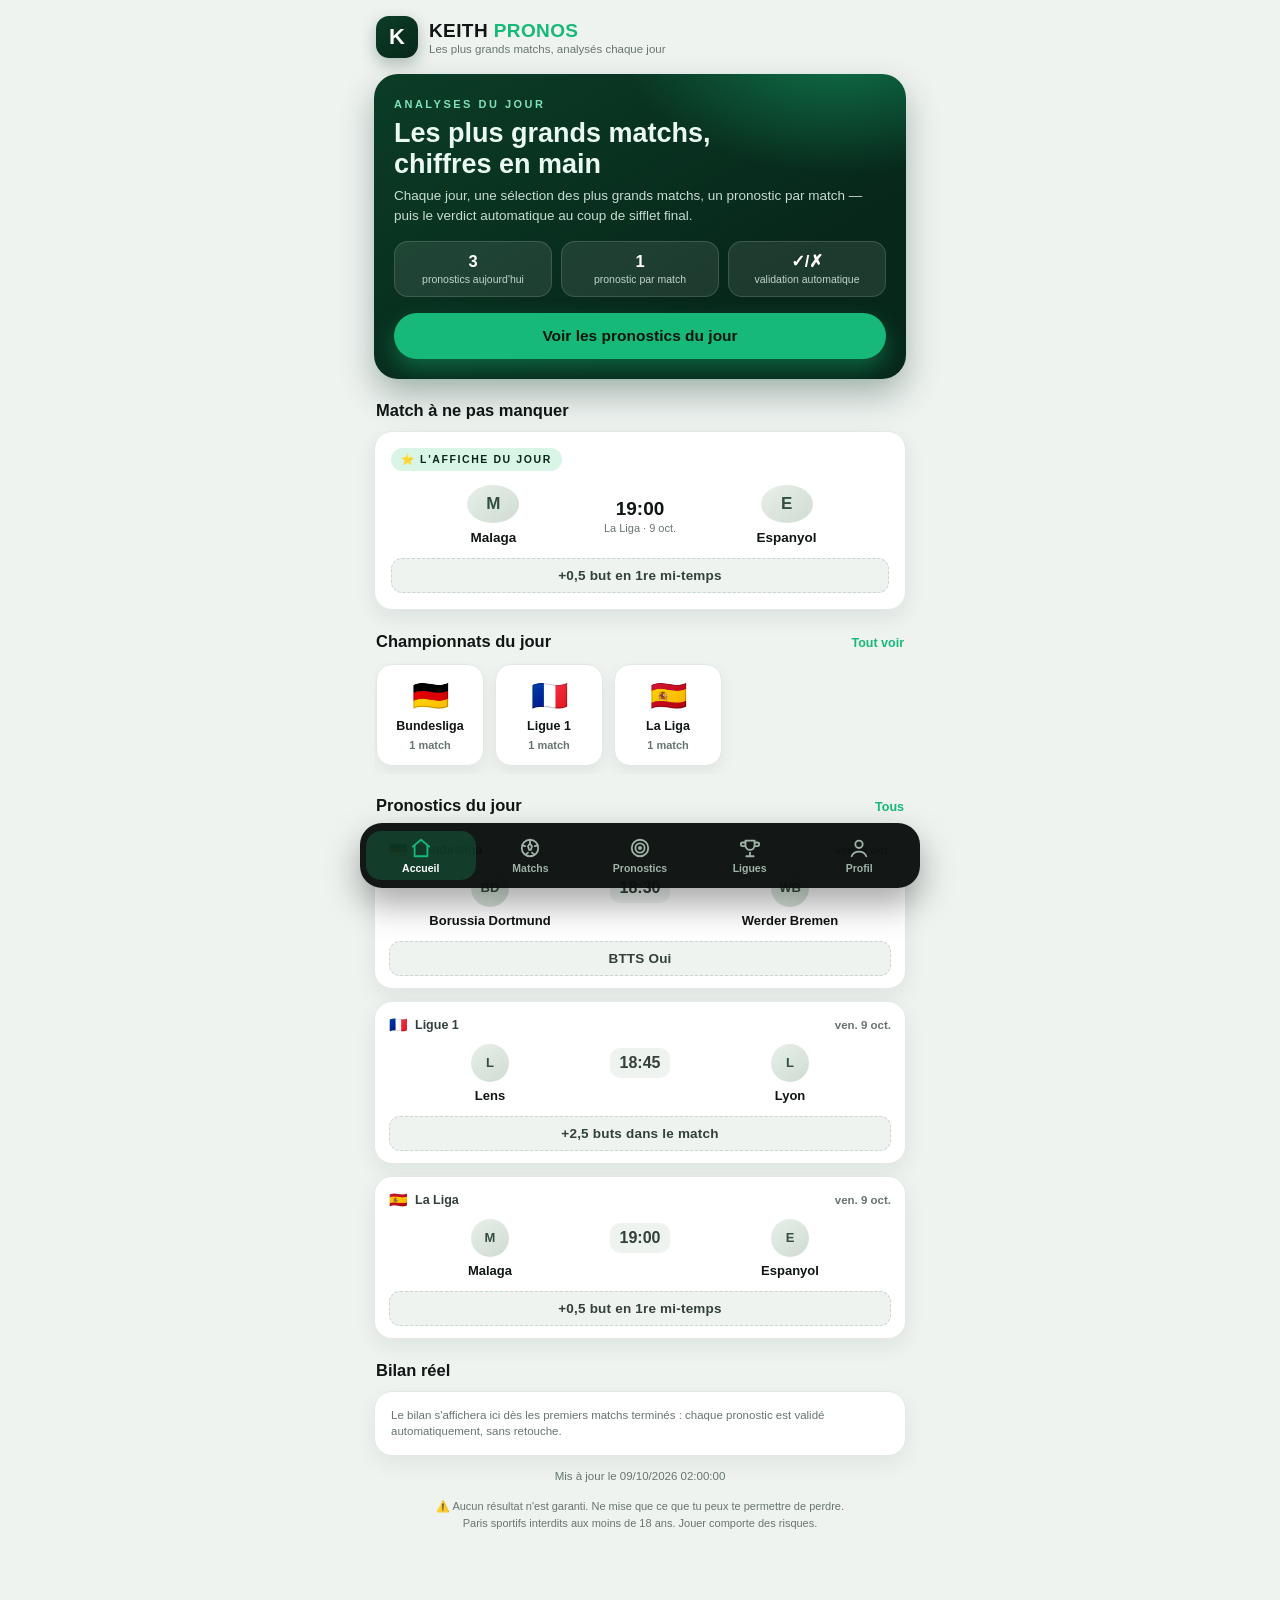
<file: index.html>
<!DOCTYPE html>
<html lang="fr">
<head>
<meta charset="UTF-8">
<meta name="viewport" content="width=device-width, initial-scale=1, viewport-fit=cover">
<title>KEITH Pronos — les plus grands matchs, chaque jour</title>
<meta name="description" content="Chaque jour, les 15 plus grands matchs analysés : 1 pronostic par match, validé automatiquement après le coup de sifflet final.">
<meta name="theme-color" content="#07271a">
<link rel="manifest" href="manifest.webmanifest">
<link rel="icon" href="icons/icon-192.png" type="image/png">
<link rel="apple-touch-icon" href="icons/apple-touch-icon.png">
<meta name="apple-mobile-web-app-capable" content="yes">
<meta name="mobile-web-app-capable" content="yes">
<meta name="apple-mobile-web-app-status-bar-style" content="black-translucent">
<meta name="apple-mobile-web-app-title" content="KEITH Pronos">
<link rel="stylesheet" href="styles.css">
</head>
<body>

<header class="topbar">
  <div class="brand">
    <span class="brand-badge">K</span>
    <div>
      <h1>KEITH <span>PRONOS</span></h1>
      <p>Les plus grands matchs, analysés chaque jour</p>
    </div>
  </div>
</header>

<main id="app">
  <section id="view-accueil" class="view"></section>
  <section id="view-matchs" class="view" hidden></section>
  <section id="view-pronostics" class="view" hidden></section>
  <section id="view-ligues" class="view" hidden></section>
  <section id="view-profil" class="view" hidden></section>
</main>

<footer class="disclaimer">
  ⚠️ Aucun résultat n'est garanti. Ne mise que ce que tu peux te permettre de perdre.<br>
  Paris sportifs interdits aux moins de 18 ans. Jouer comporte des risques.
</footer>

<nav class="bottom-nav" aria-label="Navigation principale">
  <button class="nav-btn active" data-view="accueil">
    <svg viewBox="0 0 24 24" fill="none" stroke="currentColor" stroke-width="2" stroke-linecap="round" stroke-linejoin="round"><path d="M3 10.5 12 3l9 7.5"/><path d="M5 9.5V21h14V9.5"/></svg>
    <span>Accueil</span>
  </button>
  <button class="nav-btn" data-view="matchs">
    <svg viewBox="0 0 24 24" fill="none" stroke="currentColor" stroke-width="2" stroke-linecap="round" stroke-linejoin="round"><circle cx="12" cy="12" r="9"/><path d="M12 7l2.2 3.1-1.3 4h-1.8l-1.3-4z"/><path d="M12 3v4M20.5 9l-3.3 1M17 19.5l-2.8-2.4M7 19.5l2.8-2.4M3.5 9l3.3 1"/></svg>
    <span>Matchs</span>
  </button>
  <button class="nav-btn" data-view="pronostics">
    <svg viewBox="0 0 24 24" fill="none" stroke="currentColor" stroke-width="2" stroke-linecap="round"><circle cx="12" cy="12" r="9"/><circle cx="12" cy="12" r="5"/><circle cx="12" cy="12" r="1.2" fill="currentColor"/></svg>
    <span>Pronostics</span>
  </button>
  <button class="nav-btn" data-view="ligues">
    <svg viewBox="0 0 24 24" fill="none" stroke="currentColor" stroke-width="2" stroke-linecap="round" stroke-linejoin="round"><path d="M8 21h8M12 17v4M7 4h10v5a5 5 0 0 1-10 0z"/><path d="M7 6H4a2 2 0 0 0 0 4h3M17 6h3a2 2 0 0 1 0 4h-3"/></svg>
    <span>Ligues</span>
  </button>
  <button class="nav-btn" data-view="profil">
    <svg viewBox="0 0 24 24" fill="none" stroke="currentColor" stroke-width="2" stroke-linecap="round"><circle cx="12" cy="8" r="4"/><path d="M4 21c1.5-3.6 4.5-5 8-5s6.5 1.4 8 5"/></svg>
    <span>Profil</span>
  </button>
</nav>

<div id="iosInstallHint" class="ios-hint" hidden>
  Pour installer sur iPhone : touche <b>Partager</b> puis <b>« Sur l'écran d'accueil »</b>.
  <button id="iosHintClose" aria-label="Fermer">✕</button>
</div>

<script src="config.js"></script>
<script src="app.js"></script>
</body>
</html>
</file>
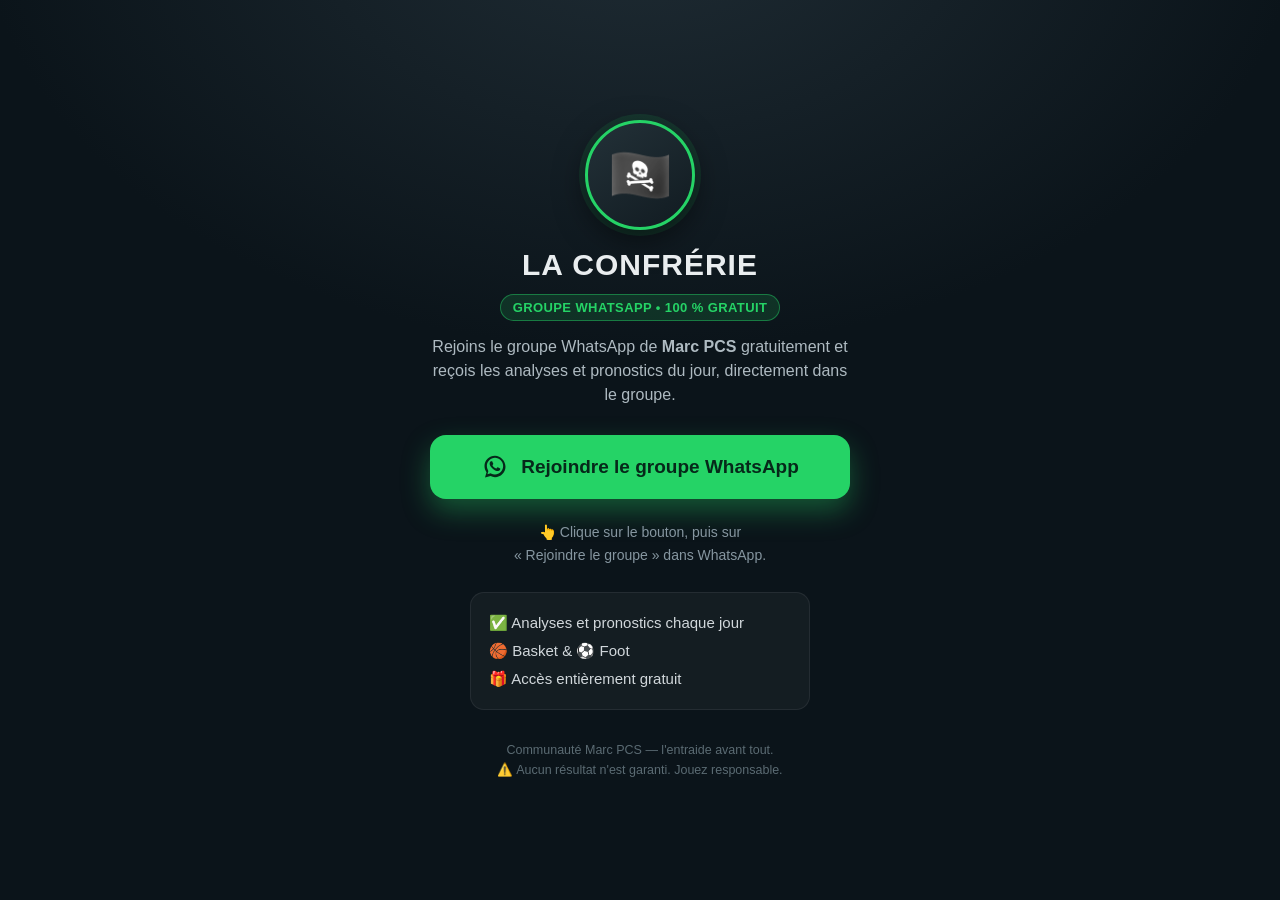
<file: confrerie/index.html>
<!DOCTYPE html>
<html lang="fr">
<head>
<meta charset="UTF-8">
<meta name="viewport" content="width=device-width, initial-scale=1.0">
<title>LA CONFRÉRIE 🏴‍☠️ — Rejoindre le groupe WhatsApp</title>
<meta name="description" content="Rejoins le groupe WhatsApp de Marc PCS gratuitement : analyses et pronostics chaque jour.">
<meta property="og:type" content="website">
<meta property="og:title" content="LA CONFRÉRIE 🏴‍☠️ — Groupe WhatsApp Marc PCS">
<meta property="og:description" content="Clique pour rejoindre le groupe gratuitement 👇 Analyses et pronostics chaque jour.">
<meta name="theme-color" content="#0b141a">
<style>
  * { margin:0; padding:0; box-sizing:border-box; }
  body {
    font-family: -apple-system, "Segoe UI", Roboto, Arial, sans-serif;
    background: radial-gradient(1200px 800px at 50% -10%, #1f2c34 0%, #0b141a 55%) no-repeat, #0b141a;
    color:#e9edef; min-height:100vh;
    display:flex; align-items:center; justify-content:center;
    padding:24px 18px;
  }
  .card { width:100%; max-width:420px; text-align:center; }
  .avatar {
    width:110px; height:110px; margin:0 auto 18px;
    border-radius:50%;
    background:linear-gradient(145deg,#233138,#111b21);
    border:3px solid #25d366;
    display:flex; align-items:center; justify-content:center;
    font-size:52px;
    box-shadow:0 10px 30px rgba(0,0,0,.5), 0 0 0 6px rgba(37,211,102,.12);
  }
  h1 { font-size:30px; letter-spacing:1px; font-weight:800; margin-bottom:6px; }
  .badge {
    display:inline-block; margin:6px 0 14px;
    background:rgba(37,211,102,.15); color:#25d366;
    border:1px solid rgba(37,211,102,.45);
    font-size:13px; font-weight:700; letter-spacing:.4px;
    padding:5px 12px; border-radius:999px;
  }
  .sub { color:#aebac1; font-size:16px; line-height:1.5; margin-bottom:28px; }
  .btn {
    display:flex; align-items:center; justify-content:center; gap:12px;
    background:#25d366; color:#06281a;
    font-size:19px; font-weight:800; text-decoration:none;
    padding:18px 20px; border-radius:16px;
    box-shadow:0 12px 28px rgba(37,211,102,.35);
    transition:transform .12s ease, box-shadow .12s ease;
    animation:pulse 2.2s infinite;
  }
  .btn:active { transform:scale(.97); }
  @keyframes pulse {
    0% { box-shadow:0 12px 28px rgba(37,211,102,.35), 0 0 0 0 rgba(37,211,102,.45); }
    70% { box-shadow:0 12px 28px rgba(37,211,102,.35), 0 0 0 16px rgba(37,211,102,0); }
    100% { box-shadow:0 12px 28px rgba(37,211,102,.35), 0 0 0 0 rgba(37,211,102,0); }
  }
  .btn svg { width:28px; height:28px; flex:0 0 auto; }
  .steps { margin-top:22px; color:#8696a0; font-size:14px; line-height:1.6; }
  .perks {
    margin:26px auto 0; text-align:left; max-width:340px;
    background:rgba(255,255,255,.04); border:1px solid rgba(255,255,255,.07);
    border-radius:14px; padding:16px 18px;
  }
  .perks div { padding:5px 0; font-size:15px; color:#d1d7db; }
  footer { margin-top:30px; color:#5b6b73; font-size:12.5px; line-height:1.6; }
</style>
</head>
<body>
  <main class="card">
    <div class="avatar">🏴‍☠️</div>
    <h1>LA CONFRÉRIE</h1>
    <div><span class="badge">GROUPE WHATSAPP • 100 % GRATUIT</span></div>
    <p class="sub">Rejoins le groupe WhatsApp de <strong>Marc PCS</strong> gratuitement et reçois les analyses et pronostics du jour, directement dans le groupe.</p>

    <a class="btn" href="https://chat.whatsapp.com/It5D4IsCCMV7or0GcwzBO4?s=cl&p=i&mlu=4&ilr=4">
      <svg viewBox="0 0 32 32" fill="#06281a" aria-hidden="true"><path d="M16 3C9.4 3 4 8.3 4 14.9c0 2.6.8 5 2.3 7L4.6 28l6.3-1.6c1.5.8 3.3 1.3 5.1 1.3 6.6 0 12-5.3 12-11.9S22.6 3 16 3zm0 21.6c-1.6 0-3.2-.4-4.6-1.2l-.3-.2-3.7 1 1-3.6-.2-.4a9.6 9.6 0 0 1-1.5-5.3C6.7 9.6 10.9 5.4 16 5.4S25.3 9.6 25.3 14.9 21.1 24.6 16 24.6zm5.3-7.2c-.3-.1-1.7-.9-2-1-.3-.1-.5-.1-.7.1-.2.3-.8 1-.9 1.1-.2.1-.3.2-.6.1-.3-.1-1.2-.5-2.3-1.4-.9-.8-1.4-1.7-1.6-2-.2-.3 0-.5.1-.6l.4-.5c.1-.2.2-.3.3-.5.1-.2 0-.4 0-.5l-1-2.3c-.2-.6-.5-.5-.7-.5h-.6c-.2 0-.5.1-.8.4-.3.3-1 1-1 2.5s1.1 2.9 1.2 3.1c.1.2 2.1 3.2 5.1 4.5.7.3 1.3.5 1.7.6.7.2 1.4.2 1.9.1.6-.1 1.7-.7 2-1.4.3-.7.3-1.2.2-1.4-.1-.1-.3-.2-.6-.3z"/></svg>
      Rejoindre le groupe WhatsApp
    </a>

    <p class="steps">👆 Clique sur le bouton, puis sur<br>« Rejoindre le groupe » dans WhatsApp.</p>

    <div class="perks">
      <div>✅ Analyses et pronostics chaque jour</div>
      <div>🏀 Basket &amp; ⚽ Foot</div>
      <div>🎁 Accès entièrement gratuit</div>
    </div>

    <footer>Communauté Marc PCS — l'entraide avant tout.<br>⚠️ Aucun résultat n'est garanti. Jouez responsable.</footer>
  </main>
</body>
</html>
</file>
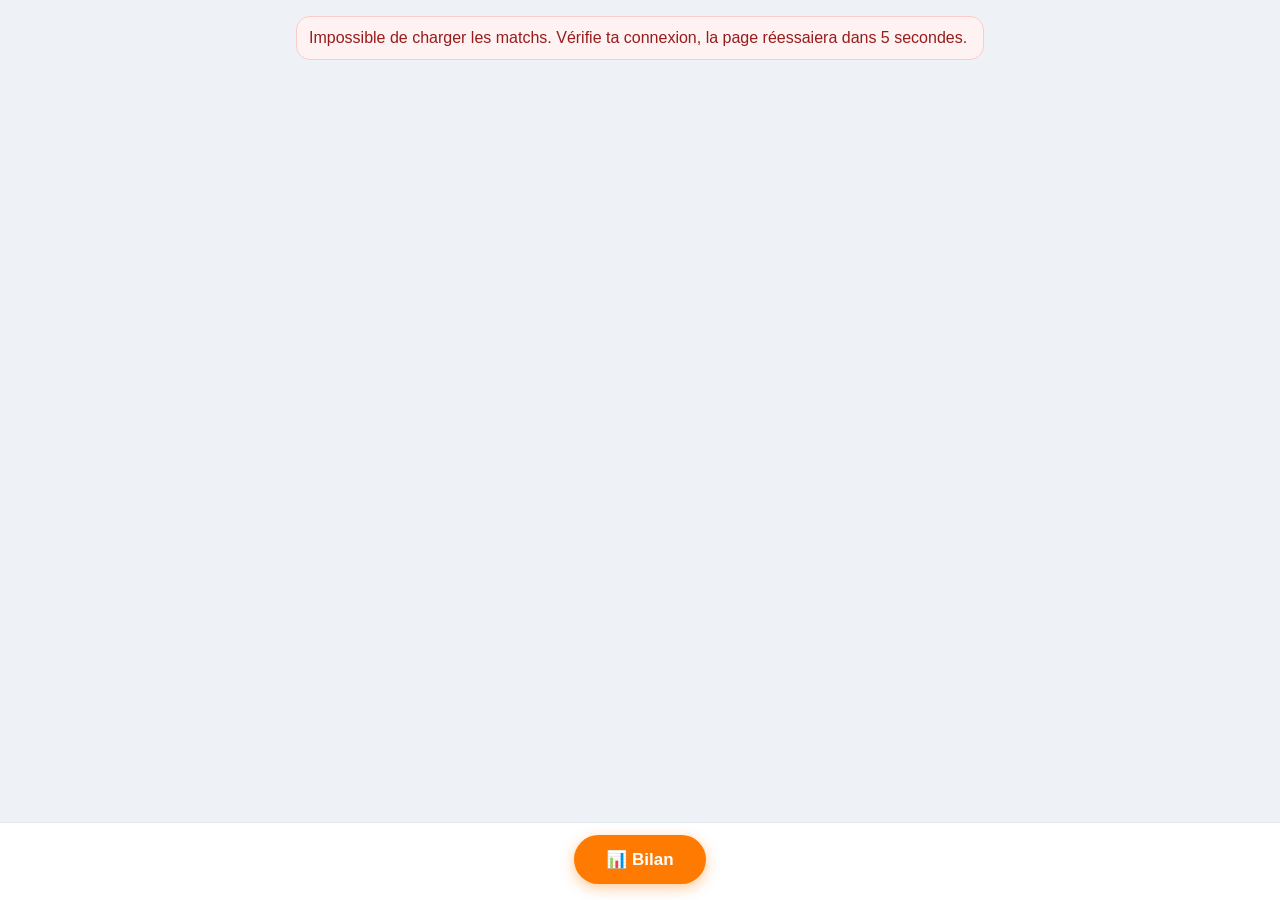
<file: jeux-virtuels/index.html>
<!DOCTYPE html>
<html lang="fr">
<head>
<meta charset="utf-8">
<meta name="viewport" content="width=device-width, initial-scale=1">
<title>Jeux virtuels</title>
<style>
  *{box-sizing:border-box}
  body{margin:0;font-family:-apple-system,BlinkMacSystemFont,"Segoe UI",Roboto,Arial,sans-serif;background:#eef2f7;color:#111827;padding-bottom:96px}
  .bilan-bar{position:fixed;left:0;right:0;bottom:0;background:#fff;border-top:1px solid #e2e8f0;padding:12px 16px 16px;z-index:10;display:flex;justify-content:center}
  .bilan-bar button{border:0;background:#ff7a00;color:#fff;border-radius:999px;padding:14px 32px;font-size:17px;font-weight:900;cursor:pointer;box-shadow:0 4px 14px rgba(255,122,0,.4)}
  .bilan-big{font-size:52px;font-weight:900;text-align:center;margin:8px 0 4px}
  .bilan-row{display:flex;justify-content:space-between;background:#fff;border:1px solid #e2e8f0;border-radius:18px;padding:14px 16px;margin-bottom:10px;font-size:16px}
  .bilan-row b{font-size:17px}
  .hist-row{background:#fff;border:1px solid #e2e8f0;border-radius:16px;padding:12px 14px;margin-bottom:8px}
  .hist-row .h-top{font-weight:700;font-size:15px}
  .hist-row .h-sub{color:#64748b;font-size:13px;margin-top:4px}
  .hist-row .ok{color:#00a651;font-weight:800}
  .hist-row .ko{color:#f44336;font-weight:800}
  .stat-cards{display:grid;grid-template-columns:1fr 1fr 1fr;gap:10px;margin-bottom:14px}
  .stat-card{background:#fff;border:1px solid #e2e8f0;border-radius:18px;padding:14px 8px;text-align:center}
  .stat-card b{font-size:26px;display:block}
  .stat-card span{font-size:13px;color:#64748b;font-weight:700}
  .stat-card.ok b{color:#00a651}
  .stat-card.ko b{color:#f44336}
  .champ-grid{display:grid;grid-template-columns:repeat(3,1fr);gap:12px;margin-bottom:16px}
  @media (max-width:480px){.champ-grid{grid-template-columns:repeat(2,1fr)}}
  .champ-card{background:#fff;border:1px solid #e2e8f0;border-radius:18px;padding:16px 10px 12px;text-align:center;position:relative;transition:transform .15s ease}
  .champ-card:active{transform:scale(.96)}
  .champ-card .logo{display:block;margin:0 auto 8px}
  .champ-card .fallback{margin:0 auto 8px}
  .champ-card .name{font-weight:800;font-size:14px;display:-webkit-box;-webkit-line-clamp:2;-webkit-box-orient:vertical;overflow:hidden;line-height:1.25;min-height:2.5em}
  .champ-card .meta{color:#64748b;font-size:12px}
  .live-badge{position:absolute;top:8px;right:8px;background:#f44336;color:#fff;font-size:11px;font-weight:800;border-radius:999px;padding:3px 8px;animation:pulse 1.6s ease-in-out infinite}
  @keyframes pulse{0%,100%{transform:scale(1)}50%{transform:scale(1.08)}}
  @keyframes fadeUp{from{opacity:0;transform:translateY(10px)}to{opacity:1;transform:none}}
  .anim{animation:fadeUp .4s ease both}
  .wrap{max-width:720px;margin:0 auto;padding:16px}
  h1{font-size:40px;line-height:1;margin:8px 0 6px;letter-spacing:-.5px}
  .sub{color:#64748b;font-size:15px;margin:0 0 18px}
  .card{background:#fff;border:1px solid #e2e8f0;border-radius:26px;box-shadow:0 2px 10px rgba(15,23,42,.06);padding:16px;margin-bottom:14px}
  .champ{display:flex;align-items:center;gap:14px;width:100%;text-align:left;background:#fff;border:1px solid #e2e8f0;border-radius:26px;box-shadow:0 2px 10px rgba(15,23,42,.06);padding:16px;margin-bottom:14px;cursor:pointer;font-family:inherit}
  .champ img,.logo{width:56px;height:56px;border-radius:50%;object-fit:contain;background:#f1f5f9;flex-shrink:0}
  .fallback{width:56px;height:56px;border-radius:50%;background:#e2e8f0;display:none;place-items:center;font-weight:800;color:#64748b;flex-shrink:0}
  .champ .name{font-size:20px;font-weight:800;line-height:1.2}
  .champ .meta{color:#64748b;font-size:14px;margin-top:4px}
  .chev{margin-left:auto;font-size:26px;color:#111827}
  .back{position:sticky;top:0;background:#eef2f7;padding:10px 0 12px;z-index:5;display:flex;align-items:center;gap:10px}
  .back button{border:1px solid #e2e8f0;background:#fff;border-radius:999px;padding:8px 14px;font-size:16px;font-weight:700;cursor:pointer}
  .league-head{display:flex;align-items:center;gap:12px;margin:4px 0 4px}
  .league-head .lname{font-size:28px;font-weight:900;line-height:1.1}
  .date{color:#64748b;font-size:15px;margin:0 0 16px}
  .teams{display:grid;grid-template-columns:1fr auto 1fr;align-items:center;gap:8px}
  .team{display:flex;flex-direction:column;align-items:center;gap:8px;text-align:center}
  .team .tname{font-weight:700;font-size:15px;line-height:1.2}
  .center{text-align:center;min-width:110px}
  .score{font-size:38px;font-weight:900;line-height:1;display:flex;align-items:center;justify-content:center;gap:8px}
  .verdict{width:36px;height:36px;border-radius:50%;display:inline-grid;place-items:center;color:#fff;font-size:20px;font-weight:900;flex-shrink:0}
  .verdict.ok{background:#00c853}.verdict.ko{background:#f44336}
  .live{color:#f44336;font-weight:800;font-size:14px}
  .mins{color:#64748b;font-size:14px;margin-top:4px}
  .vs{font-size:36px;font-weight:900}
  .time-blue{color:#2563eb;font-weight:800;font-size:17px}
  .odds{display:grid;grid-template-columns:1fr 1fr 1fr;gap:8px;margin-top:14px}
  .pill{background:#eef2f7;border-radius:16px;padding:10px 12px;display:flex;justify-content:space-between;align-items:center}
  .pill .k{color:#64748b;font-size:13px;font-weight:700}
  .pill .v{font-weight:800;font-size:16px}
  .prono{margin-top:12px;border-radius:14px;overflow:hidden;display:flex}
  .prono .label{flex:1;background:#ff7a00;color:#fff;padding:12px 14px;font-weight:800;font-size:15px}
  .prono .cote{background:#00c853;color:#000;padding:12px 16px;font-weight:900;font-size:17px;min-width:86px;text-align:center}
  .prono small{display:block;font-weight:600;font-size:12px;opacity:.85}
  .foot{color:#64748b;font-size:13px;text-align:center;margin-top:10px}
  .err{background:#fef2f2;border:1px solid #fecaca;color:#991b1b;border-radius:14px;padding:12px;margin-bottom:14px}
  .muted{color:#64748b}
  .detail-score{font-size:56px;font-weight:900}
  .badge{display:inline-block;border-radius:999px;padding:6px 12px;font-size:13px;font-weight:800}
  .badge.live{background:#fee2e2;color:#f44336}
  .badge.up{background:#dbeafe;color:#2563eb}
  .badge.done{background:#e2e8f0;color:#475569}
  .click{cursor:pointer}
  .topbar{display:flex;align-items:center;gap:10px;background:#fff;border-bottom:1px solid #e2e8f0;padding:12px 16px;margin:-16px -16px 16px;position:sticky;top:0;z-index:6}
  .topbar .brand-logo{width:44px;height:44px;border-radius:50%;background:#ff7a00;display:grid;place-items:center;color:#fff;font-size:22px;flex-shrink:0}
  .topbar .brand{font-size:21px;font-weight:900;letter-spacing:-.3px}
  .topbar .refresh{margin-left:auto;background:#f1f5f9;border-radius:999px;padding:6px 12px;font-size:14px;font-weight:700;display:flex;align-items:center;gap:6px}
  .topbar .refresh i{width:10px;height:10px;border-radius:50%;background:#ef4444;display:inline-block}
  .hero{background:#ff7a00;border-radius:28px;padding:24px;color:#fff;margin-bottom:16px}
  .hero .kicker{font-size:14px;letter-spacing:3px;font-weight:700;opacity:.9}
  .hero .big{font-size:42px;line-height:1.05;font-weight:900;margin:6px 0 18px;letter-spacing:-.5px}
  .hero .stats{display:grid;grid-template-columns:1fr 1fr 1fr;gap:10px}
  .hero .stat{background:rgba(255,255,255,.22);border-radius:18px;padding:14px 8px;text-align:center}
  .hero .stat b{display:block;font-size:28px}
  .hero .stat span{font-size:11px;letter-spacing:1px;opacity:.9}
  .tabs{display:flex;background:#eef2f7;border-radius:999px;padding:4px;margin-bottom:16px}
  .tabs button{flex:1;border:0;background:transparent;border-radius:999px;padding:10px 6px;font-size:14px;font-weight:700;color:#475569;cursor:pointer}
  .tabs button.active{background:#111827;color:#fff}
  .grid2{display:grid;grid-template-columns:1fr 1fr;gap:12px}
  .league-card{position:relative;background:#fff;border:1px solid #e2e8f0;border-radius:24px;padding:18px 10px 16px;text-align:center;cursor:pointer}
  .league-card .live-badge{position:absolute;top:10px;right:10px;background:#f44336;color:#fff;border-radius:999px;padding:4px 9px;font-size:12px;font-weight:800}
  .league-card img,.league-card .logo{width:64px;height:64px;margin:6px auto 10px}
  .league-card .fallback{width:64px;height:64px;margin:6px auto 10px}
  .league-card .lname{font-weight:800;font-size:16px;line-height:1.25}
  .league-card .meta{color:#64748b;font-size:13px;margin-top:6px}
</style>
</head>
<body>
<div class="wrap">
  <div id="app"><p class="muted">Chargement des matchs…</p></div>
  <p id="updated" class="muted" style="text-align:center;font-size:13px"></p>
</div>
<div class="bilan-bar" id="bilan-bar"><button onclick="showBilan()">📊 Bilan</button></div>
<script>
const API = "https://live-score-odds-bridge.lovable.app/api/public/matches";
const PICKS_KEY = "jeux-virtuels-picks-v10";
let allMatches = [];
let lastRefresh = Date.now();
let view = { type: "home" }; // home | league | match | live
let historyStack = [];
let bilanFilter = "tous"; // tous | valides | echoues (page Bilan / historique)
let pageAnim = true; // animations d'entrée : seulement lors d'un vrai changement de page, jamais lors du rafraîchissement live (sinon les cartes clignoteraient toutes les 5 s)

function loadPicks(){ try{ return JSON.parse(localStorage.getItem(PICKS_KEY) || "{}"); }catch(e){ return {}; } }
function savePicks(p){ try{ localStorage.setItem(PICKS_KEY, JSON.stringify(p)); }catch(e){} }

function probs(m){
  const o = m.odds1x2 || {};
  const i1 = o["1"] ? 1/o["1"] : 0, iX = o.X ? 1/o.X : 0, i2 = o["2"] ? 1/o["2"] : 0;
  const s = i1+iX+i2; if(!s) return null;
  return { p1:i1/s, pX:iX/s, p2:i2/s };
}
// RÈGLES v10 — règle propre fixée par Muse à la demande de Marc (31/10,
// « fais selon toi ce qui peut valider le plus ») : seuil 50 % +
// double chance. Si l'équipe la plus probable a au moins
// 45 % de chances de gagner → sa VICTOIRE SIMPLE, avec la VRAIE cote.
// Sinon → la meilleure DOUBLE CHANCE (« Nul ou [équipe] »), dont la cote
// est ESTIMÉE à partir des cotes 1X2 (1/(1/oa+1/ob)) : elle s'affiche
// avec « ≈ » et la mention « cote estimée », ce n'est PAS une cote de
// bookmaker. Jamais de nul seul. Championnats « Penalty » (2 cotes
// seulement, sans nul) → victoire de l'équipe la plus probable.
// - Garde-fous : cotes absentes/invalides (≤ 1) ou somme des inverses
//   hors [1 ; 1,3] (cotes incohérentes) → « Pronostic indisponible ».
//   On n'invente JAMAIS de pronostic quand la source n'a pas de cotes
//   (certains matchs de simulation), et le « Total pair » est impossible
//   car la source ne fournit que des cotes 1X2.
// - GEL : dès le premier affichage, le pronostic ne change plus (ni type,
//   ni cote) ; marqué « direct » si le match était déjà en cours à la
//   capture, quasi acquis si la plus petite cote ≤ 1,05. Le taux du
//   Bilan compte TOUS les pronostics jugés, comme sur Bolt, mais les
//   directs restent marqués « pris en direct ».
// - Clé v10 = compteur reparti de zéro avec la règle définitive (50 %),
//   pour ne pas mélanger avec la règle 45 %.
// - AUCUNE explication affichée sur l'interface : ni ligne de règles,
//   ni ligne de bilan. Le bilan est derrière le seul bouton « Bilan ».
function makePick(m, variety){
  const o = m.odds1x2 || {};
  const live = !!m.isLive;
  const v1 = Number(o["1"]), vX = Number(o.X), v2 = Number(o["2"]);
  const hasX = Number.isFinite(vX) && vX > 1;
  // Cas Penalty : 2 cotes seulement (1 et 2, sans nul).
  if(!hasX && Number.isFinite(v1) && v1 > 1 && Number.isFinite(v2) && v2 > 1){
    const s = 1/v1 + 1/v2;
    if(s < 1 || s > 1.3) return null;
    const p1 = (1/v1)/s, p2 = (1/v2)/s;
    const quasi = Math.min(v1, v2) <= 1.05;
    if(p1 >= p2) return { code:"1", label:"Victoire " + m.team1, market:"1X2", prob:p1, odd:v1, live, quasi, estimee:false };
    return { code:"2", label:"Victoire " + m.team2, market:"1X2", prob:p2, odd:v2, live, quasi, estimee:false };
  }
  const vals = [v1, vX, v2];
  if(!vals.every(v => Number.isFinite(v) && v > 1)) return null;
  const r = vals.map(v => 1 / v);
  const s = r[0] + r[1] + r[2];
  if(s < 1 || s > 1.3) return null;
  const p = probs(m); if(!p) return null;
  const quasi = Math.min(...vals) <= 1.05;
  const SEUIL = 0.50;
  const fav = p.p1 >= p.p2
    ? { code:"1", label:"Victoire " + m.team1, prob:p.p1, odd:vals[0] }
    : { code:"2", label:"Victoire " + m.team2, prob:p.p2, odd:vals[2] };
  const p1x = p.p1 + p.pX, px2 = p.pX + p.p2;
  const dc = p1x >= px2
    ? { code:"1X", label:"Nul ou " + m.team1, prob:p1x, odd:1/(1/vals[0] + 1/vals[1]) }
    : { code:"X2", label:"Nul ou " + m.team2, prob:px2, odd:1/(1/vals[1] + 1/vals[2]) };
  let wantVictory = fav.prob >= SEUIL;
  // Variété « bipolaire » : quand la favorite est proche du seuil (±5 pts),
  // victoire et double chance sont toutes les deux défendables ; si un type
  // domine déjà nettement dans la ligue (écart ≥ 2), on choisit le type
  // minoritaire pour éviter les alignements. En dehors de la zone, ou sans
  // domination nette, la règle du seuil s'applique strictement.
  if(variety && fav.prob >= SEUIL - 0.05 && fav.prob <= SEUIL + 0.05){
    if(variety.vic - variety.dc >= 2) wantVictory = false;
    else if(variety.dc - variety.vic >= 2) wantVictory = true;
  }
  if(wantVictory) return { code:fav.code, label:fav.label, market:"1X2", prob:fav.prob, odd:fav.odd, live, quasi, estimee:false };
  return { code:dc.code, label:dc.label, market:"Double chance", prob:dc.prob, odd:dc.odd, live, quasi, estimee:true };
}
function parseScore(score){
  const r = (score||"").match(/(\d+)\s*[-:]\s*(\d+)/);
  return r ? [Number(r[1]), Number(r[2])] : null;
}
function pickWins(code, a, b){
  const res = a > b ? "1" : a < b ? "2" : "X";
  return code === res || (code === "1X" && res !== "2") || (code === "X2" && res !== "1") || (code === "12" && res !== "X");
}
// Pronostic figé à la première apparition du match, verdict quand il quitte le flux (ou à 90' non live).
function updatePicks(matches){
  const picks = loadPicks();
  const ids = new Set(matches.map(m => String(m.id)));
  for(const m of matches){
    const k = String(m.id);
    let t = picks[k];
    if(!t){
      // Variété par ligue : on compte les types déjà suivis dans cette
      // ligue pour éviter les alignements (voir makePick).
      const lp = Object.values(picks).filter(x => x.league === m.league);
      const variety = { vic: lp.filter(x => x.pick.code === "1" || x.pick.code === "2").length, dc: lp.filter(x => x.pick.code === "1X" || x.pick.code === "X2").length };
      const p = makePick(m, variety);
      if(!p) continue;
      t = { id:m.id, league:m.league, team1:m.team1, team2:m.team2, logo1:m.logo1, logo2:m.logo2, start:m.start, pick:p, seenLive:false, finished:false, verdict:"attente" };
      picks[k] = t;
    }
    const isLive = !!m.isLive;
    // GEL : dès qu'un pronostic est affiché une première fois, il ne change
    // plus jamais — ni son type, ni sa cote. Les pastilles V1/X/V2, elles,
    // continuent de suivre le marché ; seule la bande du pronostic est figée.
    if(isLive){ t.seenLive = true; t.score = m.score; }
    if(!t.finished && t.seenLive && !isLive && m.minute != null && m.minute >= 90 && parseScore(m.score)){
      t.finished = true; t.score = m.score;
      const s = parseScore(m.score);
      t.verdict = pickWins(t.pick.code, s[0], s[1]) ? "valide" : "echoue";
    }
  }
  for(const k of Object.keys(picks)){
    const t = picks[k];
    if(!ids.has(k) && t.seenLive && !t.finished && t.score){
      t.finished = true;
      const s = parseScore(t.score);
      t.verdict = s && pickWins(t.pick.code, s[0], s[1]) ? "valide" : "echoue";
    }
  }
  const list = Object.values(picks).sort((a,b) => b.start - a.start).slice(0, 300);
  const next = {}; list.forEach(t => next[String(t.id)] = t);
  savePicks(next);
  return next;
}
function esc(s){ return String(s == null ? "" : s).replace(/&/g,"&amp;").replace(/</g,"&lt;").replace(/>/g,"&gt;").replace(/"/g,"&quot;"); }
function logoHTML(src, name){
  if(!src) return '<span class="fallback" style="display:grid">' + esc((name||"?").slice(0,1)) + '</span>';
  return '<img class="logo" src="' + esc(src) + '" alt="" onerror="this.style.display=\'none\';this.nextElementSibling.style.display=\'grid\'"><span class="fallback">' + esc((name||"?").slice(0,1)) + '</span>';
}
function fmtTime(start){ return new Date(start*1000).toLocaleTimeString("fr-FR", {hour:"2-digit", minute:"2-digit"}); }
function minsTo(start){
  const d = Math.max(0, Math.round((start - Date.now()/1000)/60));
  return d === 0 ? "Imminent" : "Début dans " + d + " minutes";
}
function fmtOdd(v){ return (v == null || v === "") ? "—" : Number(v).toFixed(2).replace(/\.00$/,"").replace(/(\.\d)0$/,"$1"); }
function isLive(m){ return !!m.isLive; }
function statusOf(m){
  if(isLive(m)) return "live";
  if(m.minute != null && m.minute >= 90) return "done";
  if(Date.now()/1000 > m.start + 7200 && !isLive(m) && m.score && m.score !== "0 - 0") return "done";
  return "upcoming";
}
function matchCard(m, picks){
  const t = picks[String(m.id)];
  const st = statusOf(m);
  const s = parseScore(m.score);
  let center = "";
  if(st === "live"){
    center = '<div class="score">' + esc(s ? s[0] : 0) + ' - ' + esc(s ? s[1] : 0) + '</div><div class="live">LIVE</div><div class="mins">' + (m.minute != null ? m.minute + " minutes" : "") + '</div>';
  } else if(st === "done"){
    let v = "";
    if(t && t.finished){ v = t.verdict === "valide" ? '<span class="verdict ok">✓</span>' : '<span class="verdict ko">✕</span>'; }
    center = '<div class="score">' + esc(s ? s[0] : 0) + ' ' + v + ' ' + esc(s ? s[1] : 0) + '</div><div class="mins">Terminé</div>';
  } else {
    center = '<div class="vs">VS</div><div class="time-blue">' + fmtTime(m.start) + '</div><div class="mins">' + minsTo(m.start) + '</div>';
  }
  const o = m.odds1x2 || {};
  const prono = t ? '<div class="prono"><div class="label">' + esc(t.pick.label) + '<small>' + esc(t.pick.market) + ' · confiance ' + Math.round(t.pick.prob*100) + ' %' + (t.pick.live ? ' · DIRECT' : '') + '</small></div><div class="cote">' + (t.pick.estimee ? '≈' : '') + Number(t.pick.odd).toFixed(2) + '</div></div>'
    : '<div class="prono"><div class="label">Pronostic indisponible<small>Cotes indisponibles ou incomplètes</small></div><div class="cote">—</div></div>';
  return '<article class="card click' + (pageAnim ? ' anim' : '') + '" onclick="openMatch(' + m.id + ')">'
    + '<div class="teams">'
    + '<div class="team">' + logoHTML(m.logo1, m.team1) + '<span class="tname">' + esc(m.team1) + '</span></div>'
    + '<div class="center">' + center + '</div>'
    + '<div class="team">' + logoHTML(m.logo2, m.team2) + '<span class="tname">' + esc(m.team2) + '</span></div>'
    + '</div>'
    + '<div class="odds">'
    + '<div class="pill"><span class="k">V1</span><span class="v">' + fmtOdd(o["1"]) + '</span></div>'
    + '<div class="pill"><span class="k">X</span><span class="v">' + fmtOdd(o.X) + '</span></div>'
    + '<div class="pill"><span class="k">V2</span><span class="v">' + fmtOdd(o["2"]) + '</span></div>'
    + '</div>'
    + prono
    + (m.marketCount ? '<div class="foot">+' + m.marketCount + ' paris disponibles</div>' : '')
    + '</article>';
}
function backBar(){
  return '<div class="back"><button onclick="goBack()">← Back</button></div>';
}
function render(){
  const app = document.getElementById("app");
  const picks = loadPicks();
  if(view.type === "home"){
    const leagues = new Map();
    for(const m of allMatches){
      const e = leagues.get(m.league) || { logo:m.leagueLogo, n:0, live:0 };
      e.n++; if(isLive(m)) e.live++; e.logo = e.logo || m.leagueLogo;
      leagues.set(m.league, e);
    }
    const list = [...leagues.entries()].sort((a,b) => ((b[1].live > 0) - (a[1].live > 0)) || a[0].localeCompare(b[0]));
    const liveCount = allMatches.filter(isLive).length;
    const upcomingCount = allMatches.filter(m => !isLive(m) && statusOf(m) === "upcoming").length;
    let html = '<div class="topbar"><span class="brand-logo">⚡</span><span class="brand">GENIUS PRÉDICTOR</span></div>'
      + '<div class="hero"><div class="kicker">JEUX VIRTUELS</div><div class="big">PRÉDIS.<br>GAGNE.</div>'
      + '<div class="stats"><div class="stat"><b>' + allMatches.length + '</b><span>MATCHS</span></div><div class="stat click" onclick="showLive()"><b>' + liveCount + '</b><span>EN DIRECT</span></div><div class="stat"><b>' + list.length + '</b><span>LIGUES</span></div></div></div>'
    {
      // Grille comme la version Bolt actuelle (ce n'est plus linéaire) :
      // carte par championnat, logo, nom, nombre de matchs, pastille rouge
      // « X LIVE » quand il y a des directs ; tri directs d'abord.
      html += '<h3 style="margin:4px 0 2px">Championnats</h3><p class="muted" style="margin:0 0 12px;font-size:13px">FIFA · ' + list.length + '</p>';
      html += '<div class="champ-grid">';
      for(let i = 0; i < list.length; i++){
        const [name, e] = list[i];
        const anim = pageAnim ? ' anim" style="animation-delay:' + Math.min(i*50, 300) + 'ms' : '';
        html += '<div class="champ-card click' + anim + '" data-league="' + esc(name) + '" onclick="openLeague(this.getAttribute(\'data-league\'))">'
          + (e.live > 0 ? '<span class="live-badge">' + e.live + ' LIVE</span>' : '')
          + logoHTML(e.logo, name)
          + '<span class="name">' + esc(name) + '</span><br><span class="meta">FIFA · ' + e.n + ' matchs</span></div>';
      }
      html += '</div>';
      if(!list.length) html += '<p class="muted">Aucun match pour le moment.</p>';
    }
    app.innerHTML = html;
  } else if(view.type === "league"){
    const list = allMatches.filter(m => m.league === view.league)
      .sort((a,b) => (isLive(b)-isLive(a)) || a.start - b.start);
    const e = list[0];
    const today = new Date().toLocaleDateString("fr-FR", { weekday:"long", day:"numeric", month:"long", year:"numeric" });
    let html = backBar()
      + '<div class="league-head">' + logoHTML(e ? e.leagueLogo : null, view.league) + '<span class="lname">' + esc(view.league) + '</span></div>'
      + '<p class="date">' + today + ' · ' + list.length + ' matchs</p>';
    for(const m of list) html += matchCard(m, picks);
    if(!list.length) html += '<p class="muted">Aucun match pour le moment.</p>';
    app.innerHTML = html;
  } else if(view.type === "live"){
    const list = allMatches.filter(isLive).sort((a,b) => a.league.localeCompare(b.league) || a.start - b.start);
    let html = backBar() + '<h1 style="font-size:30px">En direct</h1><p class="sub">' + list.length + ' matchs en direct</p>';
    for(const m of list) html += matchCard(m, picks);
    if(!list.length) html += '<p class="muted">Aucun match en direct pour le moment.</p>';
    app.innerHTML = html;
  } else if(view.type === "match"){
    const m = allMatches.find(x => String(x.id) === String(view.id));
    const t = picks[String(view.id)];
    let html = backBar();
    if(!m && t){
      // Détail d'un ancien match (depuis l'historique) : logos, buts par
      // équipe, pronostic donné et verdict — même si le match a quitté le flux.
      const s = parseScore(t.score);
      const goals = s ? '<p><b>' + esc(t.team1) + ' : ' + s[0] + ' buts</b> — <b>' + esc(t.team2) + ' : ' + s[1] + ' buts</b></p>' : '<p class="muted">Score final non disponible pour le moment.</p>';
      const verdict = !t.finished ? '<span class="muted">EN COURS</span>' : t.verdict === "valide" ? '<span style="color:#00a651;font-weight:800">VALIDÉ ✓</span>' : '<span style="color:#f44336;font-weight:800">ÉCHOUÉ ✕</span>';
      html += '<div class="card"><div class="teams"><div class="team">' + logoHTML(t.logo1 || "", t.team1) + '<span class="tname">' + esc(t.team1) + '</span></div>'
        + '<div class="center"><div class="detail-score">' + (s ? esc(s[0]) + " - " + esc(s[1]) : "–") + '</div><div class="mins">' + (t.finished ? "Terminé" : "En cours") + '</div></div>'
        + '<div class="team">' + logoHTML(t.logo2 || "", t.team2) + '<span class="tname">' + esc(t.team2) + '</span></div></div></div>'
        + '<div class="card"><p class="muted" style="font-size:14px">' + esc(t.league || "") + '</p>' + goals
        + '<div class="prono"><div class="label">' + esc(t.pick.label) + '<small>' + esc(t.pick.market) + ' · confiance ' + Math.round(t.pick.prob*100) + ' %' + (t.pick.live ? ' · DIRECT' : '') + '</small></div><div class="cote">' + (t.pick.estimee ? '≈' : '') + Number(t.pick.odd).toFixed(2) + '</div></div>'
        + (t.pick.estimee ? '<p class="muted" style="text-align:center;font-size:13px">Cote estimée à partir des cotes 1X2, pas une cote de bookmaker.</p>' : '')
        + '<p style="text-align:center;font-weight:800">Pronostic donné : ' + esc(t.pick.label) + ' — ' + verdict + '</p></div>';
    } else if(!m){
      html += '<p class="muted">Ce match n\'est plus disponible.</p>';
    } else {
      const st = statusOf(m); const s = parseScore(m.score); const p = probs(m); const o = m.odds1x2 || {};
      const badge = st === "live" ? '<span class="badge live">● LIVE · ' + (m.minute != null ? m.minute + "'" : "") + '</span>' : st === "done" ? '<span class="badge done">Terminé</span>' : '<span class="badge up">Coup d\'envoi ' + fmtTime(m.start) + '</span>';
      html += '<div class="card"><div style="display:flex;justify-content:space-between;align-items:center"><span class="muted" style="font-size:14px">' + esc(m.league) + '</span>' + badge + '</div>'
        + '<div class="teams" style="margin-top:16px"><div class="team">' + logoHTML(m.logo1, m.team1) + '<span class="tname">' + esc(m.team1) + '</span></div>'
        + '<div class="center"><div class="detail-score">' + (st === "upcoming" ? "VS" : esc(s ? s[0] : 0) + " - " + esc(s ? s[1] : 0)) + '</div><div class="mins">' + (st === "live" ? (m.minute + " minutes") : st === "done" ? "Terminé" : fmtTime(m.start) + " · " + minsTo(m.start)) + '</div></div>'
        + '<div class="team">' + logoHTML(m.logo2, m.team2) + '<span class="tname">' + esc(m.team2) + '</span></div></div></div>';
      html += '<div class="card"><h3 style="margin:0 0 10px">Cotes 1X2</h3><div class="odds" style="margin-top:0">'
        + '<div class="pill"><span class="k">V1 · ' + esc(m.team1) + '</span><span class="v">' + fmtOdd(o["1"]) + (p ? ' <small style="color:#00a651">' + Math.round(p.p1*100) + '%</small>' : '') + '</span></div>'
        + '<div class="pill"><span class="k">X · Nul</span><span class="v">' + fmtOdd(o.X) + (p ? ' <small style="color:#00a651">' + Math.round(p.pX*100) + '%</small>' : '') + '</span></div>'
        + '<div class="pill"><span class="k">V2 · ' + esc(m.team2) + '</span><span class="v">' + fmtOdd(o["2"]) + (p ? ' <small style="color:#00a651">' + Math.round(p.p2*100) + '%</small>' : '') + '</span></div></div>'
        + (t ? '<div class="prono" style="margin-top:14px"><div class="label">' + esc(t.pick.label) + '<small>' + esc(t.pick.market) + ' · confiance ' + Math.round(t.pick.prob*100) + ' %' + (t.pick.live ? ' · DIRECT' : '') + '</small></div><div class="cote">' + (t.pick.estimee ? '≈' : '') + Number(t.pick.odd).toFixed(2) + '</div></div>' + (t.pick.estimee ? '<p class="muted" style="text-align:center;font-size:13px">Cote estimée à partir des cotes 1X2, pas une cote de bookmaker.</p>' : '') + '<p style="text-align:center;font-weight:800">' + (t.verdict === "valide" ? '<span style="color:#00a651">VALIDÉ ✓</span>' : t.verdict === "echoue" ? '<span style="color:#f44336">ÉCHOUÉ ✕</span>' : t.finished ? esc(t.verdict) : 'EN COURS') + '</p>' : '<p class="muted">Pronostic indisponible.</p>')
        + (m.marketCount ? '<div class="foot">+' + m.marketCount + ' paris disponibles</div>' : '') + '</div>';
    }
    app.innerHTML = html;
  } else if(view.type === "bilan"){
    let v = 0, e = 0, tot = 0, att = 0, dir = 0;
    for(const t of Object.values(picks)){
      if(t.finished){
        tot++; if(t.verdict === "valide") v++; else if(t.verdict === "echoue") e++;
        if(t.pick.live || t.pick.quasi) dir++;
      } else att++;
    }
    const taux = tot ? Math.round(v / tot * 100) + " %" : "—";
    // Historique (comme la page Statistiques de Bolt, mais avec nos règles) :
    // tous les pronostics suivis, triés du plus récent au plus ancien.
    const all = Object.values(picks).sort((a,b) => b.start - a.start);
    const shown = all.filter(t => bilanFilter === "tous" || (bilanFilter === "valides" && t.finished && t.verdict === "valide") || (bilanFilter === "echoues" && t.finished && t.verdict === "echoue"));
    let hist = "";
    for(const t of shown){
      const d = new Date(t.start*1000).toLocaleDateString("fr-FR", { day:"numeric", month:"short" }) + " · " + new Date(t.start*1000).toLocaleTimeString("fr-FR", { hour:"2-digit", minute:"2-digit" });
      const badge = !t.finished ? '<span class="muted">EN COURS</span>' : t.verdict === "valide" ? '<span class="ok">VALIDÉ ✓</span>' : '<span class="ko">ÉCHOUÉ ✕</span>';
      hist += '<div class="hist-row click" onclick="openMatch(' + t.id + ')"><div class="h-top">' + esc(t.team1) + ' – ' + esc(t.team2) + '</div><div class="h-sub">' + esc(t.pick.label) + (t.finished && t.score ? ' · score ' + esc(t.score) : '') + ' · ' + d + (t.pick.live ? ' · pris en direct' : '') + '</div><div style="margin-top:6px">' + badge + '</div></div>';
    }
    if(!shown.length) hist = '<p class="muted">Aucun pronostic dans ce filtre pour le moment.</p>';
    html = backBar() + '<div style="background:#ff7a00;border-radius:20px;padding:20px 16px;color:#fff;text-align:center;margin-bottom:16px"><div style="font-size:20px;font-weight:900">BILAN</div><div class="bilan-big">' + v + ' / ' + tot + '</div><div style="font-size:16px">pronostics validés sur jugés · ' + taux + '</div></div>'
      + '<div class="stat-cards"><div class="stat-card ok"><b>' + v + '</b><span>Validés</span></div><div class="stat-card ko"><b>' + e + '</b><span>Échoués</span></div><div class="stat-card"><b>' + att + '</b><span>En attente</span></div></div>'
      + '<p class="muted" style="text-align:center;font-size:13px">Dont ' + dir + ' pris en direct · Tous les pronostics jugés comptent dans le taux, comme sur Bolt. Les chiffres se mettent à jour tout seuls toutes les 5 secondes, au fur et à mesure que les matchs se terminent.</p>'
      + '<h3 style="margin:16px 0 10px">Historique</h3>'
      + '<div class="tabs"><button class="' + (bilanFilter === "tous" ? "active" : "") + '" onclick="setBilanFilter(\'tous\')">Tous</button><button class="' + (bilanFilter === "valides" ? "active" : "") + '" onclick="setBilanFilter(\'valides\')">Validés</button><button class="' + (bilanFilter === "echoues" ? "active" : "") + '" onclick="setBilanFilter(\'echoues\')">Échoués</button></div>'
      + hist;
    app.innerHTML = html;
  }
  document.getElementById("bilan-bar").style.display = view.type === "bilan" ? "none" : "flex";
  pageAnim = false; // fin de l'animation d'entrée : les rafraîchissements live suivants ne rejouent rien.
  // PAS de scroll ici : render() tourne toutes les 5 s pour le direct, et
  // c'est ce scrollTo qui renvoyait l'utilisateur en haut de page.
  // On ne remonte en haut que lors d'un vrai changement de page.
}
// Retour avec position mémorisée (comme demandé à Bolt) : en quittant
// une page, on garde sa position de scroll ; en revenant, on la retrouve,
// même en bas. Seul un vrai changement de page (goTo) remonte en haut.
function goTo(v){ historyStack.push({ v: view, y: window.scrollY }); view = v; pageAnim = true; render(); window.scrollTo(0,0); }
function goBack(){
  const prev = historyStack.pop();
  pageAnim = true;
  if(prev){ view = prev.v; render(); requestAnimationFrame(() => window.scrollTo(0, prev.y)); }
  else { view = { type:"home" }; render(); window.scrollTo(0,0); }
}
function openLeague(name){ goTo({ type:"league", league:name }); }
function openMatch(id){ goTo({ type:"match", id:id }); }
function showHome(){ view = { type:"home" }; historyStack = []; pageAnim = true; render(); window.scrollTo(0,0); }
function showBilan(){ goTo({ type:"bilan" }); }
function setBilanFilter(f){ bilanFilter = f; render(); }
function showLive(){ goTo({ type:"live" }); }
async function refresh(){
  try{
    const res = await fetch(API);
    const data = await res.json();
    if(data && Array.isArray(data.matches)){
      allMatches = data.matches;
      lastRefresh = Date.now();
      updatePicks(allMatches);
      document.getElementById("updated").textContent = "Actualisé à " + new Date().toLocaleTimeString("fr-FR") + (data.error ? " · erreur API : " + data.error : "");
      render();
    }
  }catch(e){
    document.getElementById("app").innerHTML = '<div class="err">Impossible de charger les matchs. Vérifie ta connexion, la page réessaiera dans 5 secondes.</div>';
  }
}
refresh();
setInterval(refresh, 5000);
</script>
</body>
</html>
</file>
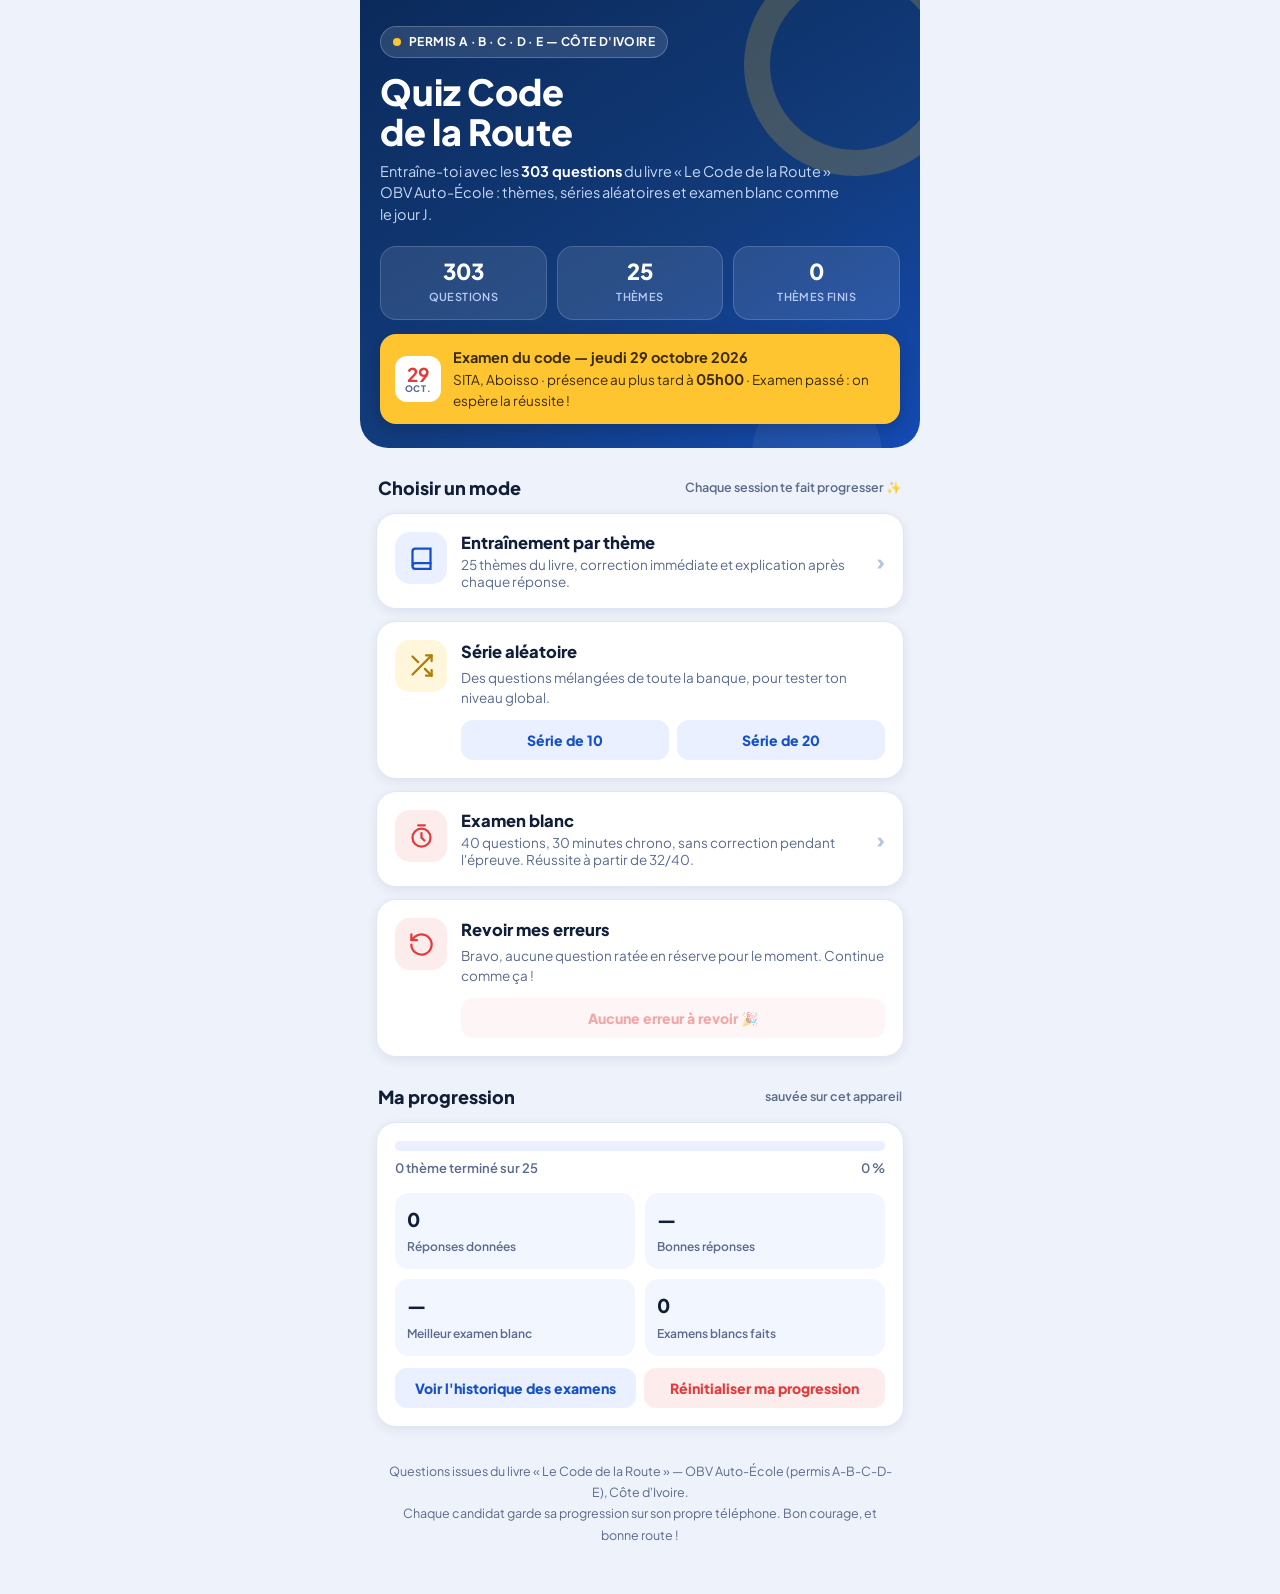
<file: quiz-code-route/index.html>
<!doctype html>
<html lang="fr">
<head>
<meta charset="utf-8" />
<meta name="viewport" content="width=device-width, initial-scale=1, viewport-fit=cover" />
<meta name="theme-color" content="#0B2A5B" />
<meta name="description" content="Quiz Code de la Route — 303 questions tirées du livre OBV Auto-École (Côte d'Ivoire). Entraînement par thème, séries aléatoires et examen blanc chronométré." />
<meta name="mobile-web-app-capable" content="yes" />
<meta name="apple-mobile-web-app-capable" content="yes" />
<meta name="apple-mobile-web-app-status-bar-style" content="default" />
<meta name="apple-mobile-web-app-title" content="Quiz Code" />
<link rel="manifest" href="./manifest.json" />
<link rel="icon" href="[data-uri]" type="image/svg+xml" />
<link rel="apple-touch-icon" href="[data-uri]" />
<title>Quiz Code de la Route</title>
<link rel="preconnect" href="https://fonts.googleapis.com" />
<link rel="preconnect" href="https://fonts.gstatic.com" crossorigin />
<link href="https://fonts.googleapis.com/css2?family=Plus+Jakarta+Sans:wght@500;600;700;800&display=swap" rel="stylesheet" />
<style>
:root{
  color-scheme: light;
  --navy:#0B2A5B; --navy2:#123B7A; --blue:#1450C8; --blue-soft:#EAF0FF;
  --sky:#F2F6FF; --bg:#EEF2FA; --card:#FFFFFF; --ink:#101E38; --muted:#5A6B8C;
  --line:#DFE7F5; --yellow:#FFC531; --yellow-soft:#FFF6DC; --red:#E23B3B; --red-soft:#FDECEC;
  --green:#12994A; --green-soft:#E5F7EC; --radius:20px;
  --shadow:0 10px 30px rgba(11,42,91,.10); --shadow-sm:0 3px 12px rgba(11,42,91,.08);
}
*{box-sizing:border-box; -webkit-tap-highlight-color:transparent}
html{scroll-behavior:smooth}
body{margin:0; font-family:"Plus Jakarta Sans",system-ui,-apple-system,"Segoe UI",Roboto,sans-serif; background:var(--bg); color:var(--ink); font-size:16px; line-height:1.5;}
button{font-family:inherit; cursor:pointer; border:none; background:none; color:inherit}
button:active{transform:scale(.97)}
.wrap{max-width:560px; margin:0 auto; padding:0 16px 48px}
/* ---------- Views ---------- */
.view{display:none}
.view.active{display:block; animation:viewIn .38s cubic-bezier(.22,.9,.3,1) both}
@keyframes viewIn{from{opacity:0; transform:translateY(14px)}to{opacity:1; transform:none}}
/* ---------- Hero ---------- */
.hero{background:linear-gradient(150deg,var(--navy) 0%,var(--navy2) 55%,var(--blue) 115%); color:#fff; border-radius:0 0 28px 28px; padding:26px 20px 24px; margin:0 -16px; position:relative; overflow:hidden}
.hero::after{content:""; position:absolute; right:-46px; top:-46px; width:170px; height:170px; border-radius:50%; border:26px solid rgba(255,197,49,.20)}
.hero::before{content:""; position:absolute; right:38px; bottom:-70px; width:130px; height:130px; border-radius:50%; background:rgba(255,255,255,.06)}
.sign-badge{display:inline-flex; align-items:center; gap:8px; background:rgba(255,255,255,.12); border:1px solid rgba(255,255,255,.22); padding:6px 12px; border-radius:999px; font-size:12px; font-weight:700; letter-spacing:.4px; text-transform:uppercase; position:relative; z-index:1}
.sign-badge .dot{width:8px;height:8px;border-radius:50%;background:var(--yellow)}
.hero h1{font-size:31px; line-height:1.12; margin:14px 0 8px; font-weight:800; position:relative; z-index:1}
.hero p{margin:0; color:#C9D8F8; font-size:14.5px; max-width:42ch; position:relative; z-index:1}
.hero-stats{display:flex; gap:10px; margin-top:20px; position:relative; z-index:1}
.hstat{flex:1; background:rgba(255,255,255,.10); border:1px solid rgba(255,255,255,.16); border-radius:16px; padding:12px 10px; text-align:center}
.hstat b{display:block; font-size:22px; font-weight:800; line-height:1.1}
.hstat span{font-size:11px; color:#B9CCF5; font-weight:600; text-transform:uppercase; letter-spacing:.4px}
.exam-banner{margin-top:14px; background:var(--yellow); color:#3A2B00; border-radius:16px; padding:13px 15px; display:flex; gap:12px; align-items:center; position:relative; z-index:1; box-shadow:0 6px 18px rgba(0,0,0,.18)}
.exam-banner .cal{flex:none; width:46px; height:46px; background:#fff; border-radius:12px; display:flex; flex-direction:column; align-items:center; justify-content:center; line-height:1}
.exam-banner .cal b{font-size:19px; color:var(--red)}
.exam-banner .cal span{font-size:9px; font-weight:800; letter-spacing:.6px; color:var(--muted); text-transform:uppercase}
.exam-banner p{margin:0; color:#3A2B00; font-size:13.5px; max-width:none}
.exam-banner p b{font-size:14.5px}
/* ---------- Sections ---------- */
.sec-title{font-size:18px; font-weight:800; margin:26px 2px 12px; display:flex; align-items:center; justify-content:space-between}
.sec-title small{font-size:12.5px; color:var(--muted); font-weight:600}
.mode-card{background:var(--card); border:1px solid var(--line); border-radius:var(--radius); box-shadow:var(--shadow-sm); padding:18px; display:flex; gap:14px; align-items:flex-start; width:100%; text-align:left; margin-bottom:12px; transition:transform .15s ease, box-shadow .15s ease}
.mode-card:hover{box-shadow:var(--shadow)}
.mode-ico{flex:none; width:52px; height:52px; border-radius:15px; display:flex; align-items:center; justify-content:center}
.mode-ico svg{width:27px; height:27px}
.mode-card h3{margin:0 0 3px; font-size:16.5px; font-weight:800}
.mode-card p{margin:0; font-size:13.5px; color:var(--muted)}
.mode-card .go{margin-left:auto; flex:none; align-self:center; color:#B7C4DE; font-size:22px; font-weight:800}
.chip-row{display:flex; gap:8px; margin-top:12px; flex-wrap:wrap}
.chip{flex:1; min-width:100px; background:var(--blue-soft); color:var(--blue); font-weight:800; font-size:14px; padding:11px 10px; border-radius:12px; transition:transform .12s ease, background .12s ease}
.chip:hover{background:#D9E5FF}
.chip.warn{background:var(--red-soft); color:var(--red)}
.chip:disabled{opacity:.45; cursor:not-allowed}
/* progress */
.progress-card{background:var(--card); border:1px solid var(--line); border-radius:var(--radius); box-shadow:var(--shadow-sm); padding:18px}
.pbar{height:10px; background:var(--blue-soft); border-radius:99px; overflow:hidden}
.pbar>i{display:block; height:100%; background:linear-gradient(90deg,var(--blue),#3E7BEE); border-radius:99px; transition:width .8s cubic-bezier(.22,.9,.3,1)}
.pmeta{display:flex; justify-content:space-between; font-size:13px; color:var(--muted); font-weight:600; margin-top:8px}
.pgrid{display:grid; grid-template-columns:1fr 1fr; gap:10px; margin-top:14px}
.pcell{background:var(--sky); border-radius:14px; padding:12px}
.pcell b{display:block; font-size:19px; font-weight:800}
.pcell span{font-size:12px; color:var(--muted); font-weight:600}
/* themes */
.theme-list{display:flex; flex-direction:column; gap:10px}
.theme-item{background:var(--card); border:1px solid var(--line); border-radius:16px; padding:14px 15px; display:flex; align-items:center; gap:12px; width:100%; text-align:left; box-shadow:var(--shadow-sm); transition:transform .13s ease}
.theme-item .tnum{flex:none; width:42px; height:42px; border-radius:12px; background:var(--blue-soft); color:var(--blue); font-weight:800; font-size:15px; display:flex; align-items:center; justify-content:center}
.theme-item.done .tnum{background:var(--green-soft); color:var(--green)}
.theme-item h4{margin:0; font-size:15px; font-weight:700; line-height:1.3}
.theme-item p{margin:1px 0 0; font-size:12.5px; color:var(--muted)}
.best-pill{margin-left:auto; flex:none; font-size:12px; font-weight:800; padding:5px 10px; border-radius:999px; background:var(--yellow-soft); color:#8A6400}
.best-pill.full{background:var(--green-soft); color:var(--green)}
/* topbar */
.topbar{display:flex; align-items:center; gap:10px; padding:18px 2px 6px}
.back-btn{width:42px; height:42px; flex:none; border-radius:13px; background:var(--card); border:1px solid var(--line); box-shadow:var(--shadow-sm); font-size:19px; font-weight:800; display:flex; align-items:center; justify-content:center}
.topbar h2{margin:0; font-size:20px; font-weight:800; line-height:1.2}
.topbar p{margin:0; font-size:13px; color:var(--muted)}
/* quiz */
.quiz-head{display:flex; align-items:center; gap:10px; margin:14px 2px 10px}
.quiz-head .qcount{font-weight:800; font-size:14px; white-space:nowrap}
.quiz-head .pbar{flex:1}
.timer{flex:none; display:none; align-items:center; gap:6px; background:var(--navy); color:#fff; font-weight:800; font-size:14px; padding:7px 12px; border-radius:999px; font-variant-numeric:tabular-nums}
.timer.show{display:inline-flex}
.timer.low{background:var(--red); animation:pulse 1s infinite}
@keyframes pulse{50%{transform:scale(1.06)}}
.tag-theme{display:inline-block; background:var(--blue-soft); color:var(--blue); font-size:12px; font-weight:800; padding:5px 11px; border-radius:999px; margin-bottom:10px}
.qcard{background:var(--card); border:1px solid var(--line); border-radius:22px; box-shadow:var(--shadow); padding:22px 18px}
.qcard h2{margin:0; font-size:20px; line-height:1.4; font-weight:800}
.qcard.swap{animation:qIn .32s cubic-bezier(.22,.9,.3,1) both}
@keyframes qIn{from{opacity:0; transform:translateX(22px)}to{opacity:1; transform:none}}
.choices{display:flex; flex-direction:column; gap:11px; margin-top:18px}
.choice{display:flex; gap:12px; align-items:flex-start; text-align:left; width:100%; background:var(--sky); border:2px solid var(--line); border-radius:16px; padding:14px 14px; font-size:15.5px; font-weight:600; line-height:1.45; transition:border-color .15s ease, background .15s ease, transform .12s ease}
.choice .letter{flex:none; width:28px; height:28px; border-radius:9px; background:#fff; border:1.5px solid var(--line); display:flex; align-items:center; justify-content:center; font-size:13.5px; font-weight:800; color:var(--blue); margin-top:1px}
.choice:hover:not(:disabled){border-color:#B9CCF5}
.choice.selected{border-color:var(--blue); background:var(--blue-soft)}
.choice.selected .letter{background:var(--blue); color:#fff; border-color:var(--blue)}
.choice.correct{border-color:var(--green); background:var(--green-soft); animation:pop .35s ease}
.choice.correct .letter{background:var(--green); color:#fff; border-color:var(--green)}
.choice.wrong{border-color:var(--red); background:var(--red-soft); animation:shake .4s ease}
.choice.wrong .letter{background:var(--red); color:#fff; border-color:var(--red)}
.choice:disabled{cursor:default; opacity:1}
.choice.dim{opacity:.55}
@keyframes pop{0%{transform:scale(1)}40%{transform:scale(1.025)}100%{transform:scale(1)}}
@keyframes shake{0%,100%{transform:translateX(0)}20%{transform:translateX(-7px)}40%{transform:translateX(6px)}60%{transform:translateX(-4px)}80%{transform:translateX(3px)}}
.feedback{display:none; margin-top:16px; border-radius:16px; padding:15px 16px; font-size:14.5px; line-height:1.55; animation:viewIn .3s ease both}
.feedback.show{display:block}
.feedback.ok{background:var(--green-soft); border:1px solid #BEE8CD}
.feedback.ko{background:var(--red-soft); border:1px solid #F6CACA}
.feedback b.t{display:block; font-size:15px; margin-bottom:3px}
.feedback.ok b.t{color:var(--green)} .feedback.ko b.t{color:var(--red)}
.quiz-nav{display:flex; gap:10px; margin-top:18px}
.btn{flex:1; padding:16px 14px; border-radius:16px; font-size:16px; font-weight:800; transition:transform .12s ease, filter .12s ease; text-align:center}
.btn-primary{background:var(--blue); color:#fff; box-shadow:0 8px 20px rgba(20,80,200,.30)}
.btn-primary:hover{filter:brightness(1.07)}
.btn-ghost{background:var(--card); border:1.5px solid var(--line); color:var(--ink); box-shadow:var(--shadow-sm)}
.btn-yellow{background:var(--yellow); color:#3A2B00; box-shadow:0 8px 20px rgba(255,197,49,.35)}
.btn:disabled{opacity:.45; cursor:not-allowed; box-shadow:none}
.btn.small{flex:none; padding:11px 16px; font-size:14px; border-radius:12px}
/* result */
.result-card{background:var(--card); border:1px solid var(--line); border-radius:24px; box-shadow:var(--shadow); padding:28px 20px 22px; text-align:center; margin-top:16px}
.ring-wrap{position:relative; width:168px; height:168px; margin:4px auto 8px}
.ring-wrap svg{transform:rotate(-90deg)}
.ring-bg{stroke:var(--blue-soft)} .ring-fg{stroke:var(--blue); transition:stroke-dashoffset 1.1s cubic-bezier(.22,.9,.3,1); stroke-linecap:round}
.ring-fg.pass{stroke:var(--green)} .ring-fg.fail{stroke:var(--red)}
.ring-txt{position:absolute; inset:0; display:flex; flex-direction:column; align-items:center; justify-content:center}
.ring-txt b{font-size:40px; font-weight:800; line-height:1}
.ring-txt span{font-size:13px; color:var(--muted); font-weight:700}
.result-card h2{margin:8px 0 6px; font-size:23px; font-weight:800}
.result-card p{margin:0 auto; color:var(--muted); font-size:14.5px; max-width:44ch}
.verdict{display:inline-block; margin-top:14px; padding:8px 18px; border-radius:999px; font-weight:800; font-size:14px}
.verdict.pass{background:var(--green-soft); color:var(--green)}
.verdict.fail{background:var(--red-soft); color:var(--red)}
.rstats{display:grid; grid-template-columns:repeat(3,1fr); gap:10px; margin-top:20px}
.rstats .pcell{text-align:center}
/* correction */
.corr-item{background:var(--card); border:1px solid var(--line); border-radius:18px; padding:16px; margin-bottom:12px; box-shadow:var(--shadow-sm)}
.corr-item h4{margin:0 0 8px; font-size:15.5px; line-height:1.45}
.corr-item .ans{font-size:14px; padding:9px 12px; border-radius:11px; margin-top:7px; line-height:1.45}
.corr-item .ans.good{background:var(--green-soft); color:#0C5A2B}
.corr-item .ans.bad{background:var(--red-soft); color:#8F1D1D; text-decoration:line-through}
.corr-item .ans.missed{background:var(--green-soft); color:#0C5A2B}
.corr-item .exp{font-size:13.5px; color:var(--muted); margin-top:9px; line-height:1.55}
.corr-item .num{display:inline-block; font-size:11.5px; font-weight:800; padding:3px 9px; border-radius:999px; background:var(--blue-soft); color:var(--blue); margin-bottom:8px}
.corr-item .num.ko{background:var(--red-soft); color:var(--red)}
/* history */
.hist-item{background:var(--card); border:1px solid var(--line); border-radius:14px; padding:13px 15px; display:flex; align-items:center; gap:12px; margin-bottom:9px; box-shadow:var(--shadow-sm)}
.hist-item b{font-size:16px}
.hist-item span{font-size:12.5px; color:var(--muted); display:block}
.empty{background:var(--card); border:1.5px dashed var(--line); border-radius:18px; padding:26px 18px; text-align:center; color:var(--muted); font-size:14.5px}
footer{margin-top:34px; text-align:center; color:var(--muted); font-size:12.5px; line-height:1.7; padding:0 10px}
#confetti{position:fixed; inset:0; pointer-events:none; z-index:60; display:none}
@media (min-width:640px){ .hero h1{font-size:36px} .qcard h2{font-size:22px} }
@media (prefers-reduced-motion: reduce){ *,*::before,*::after{animation-duration:.001s !important; transition-duration:.001s !important} }
</style>
</head>
<body>
<canvas id="confetti" width="800" height="600"></canvas>
<div class="wrap">

  <!-- ============ ACCUEIL ============ -->
  <section class="view active" id="view-home">
    <div class="hero">
      <span class="sign-badge"><span class="dot"></span> Permis A · B · C · D · E — Côte d'Ivoire</span>
      <h1>Quiz Code<br/>de la Route</h1>
      <p>Entraîne-toi avec les <b style="color:#fff">303 questions</b> du livre « Le Code de la Route » OBV Auto-École : thèmes, séries aléatoires et examen blanc comme le jour J.</p>
      <div class="hero-stats">
        <div class="hstat"><b data-count id="hs-total">0</b><span>Questions</span></div>
        <div class="hstat"><b data-count id="hs-themes">0</b><span>Thèmes</span></div>
        <div class="hstat"><b data-count id="hs-done">0</b><span>Thèmes finis</span></div>
      </div>
      <div class="exam-banner">
        <div class="cal"><b>29</b><span>Oct.</span></div>
        <p><b>Examen du code — jeudi 29 octobre 2026</b><br/>SITA, Aboisso · présence au plus tard à <b>05h00</b> · <span id="countdown">plus que quelques jours pour réviser !</span></p>
      </div>
    </div>

    <h2 class="sec-title">Choisir un mode <small>Chaque session te fait progresser ✨</small></h2>

    <button class="mode-card" data-nav="themes">
      <span class="mode-ico" style="background:var(--blue-soft)">
        <svg viewBox="0 0 24 24" fill="none" stroke="#1450C8" stroke-width="2" stroke-linecap="round"><path d="M4 19.5A2.5 2.5 0 0 1 6.5 17H20V4H6.5A2.5 2.5 0 0 0 4 6.5v13z"/><path d="M4 19.5A2.5 2.5 0 0 0 6.5 22H20v-5"/></svg>
      </span>
      <span><h3>Entraînement par thème</h3><p>25 thèmes du livre, correction immédiate et explication après chaque réponse.</p></span>
      <span class="go">›</span>
    </button>

    <div class="mode-card" style="cursor:default">
      <span class="mode-ico" style="background:var(--yellow-soft)">
        <svg viewBox="0 0 24 24" fill="none" stroke="#B07E00" stroke-width="2" stroke-linecap="round" stroke-linejoin="round"><path d="M16 3h5v5"/><path d="M4 20 21 3"/><path d="M21 16v5h-5"/><path d="m15 15 6 6"/><path d="M4 4l5 5"/></svg>
      </span>
      <span style="flex:1"><h3>Série aléatoire</h3><p>Des questions mélangées de toute la banque, pour tester ton niveau global.</p>
        <span class="chip-row">
          <button class="chip" data-random="10">Série de 10</button>
          <button class="chip" data-random="20">Série de 20</button>
        </span>
      </span>
    </div>

    <button class="mode-card" data-start-exam>
      <span class="mode-ico" style="background:var(--red-soft)">
        <svg viewBox="0 0 24 24" fill="none" stroke="#E23B3B" stroke-width="2" stroke-linecap="round"><circle cx="12" cy="13" r="8"/><path d="M12 9v4l2.5 2.5"/><path d="M9 2h6"/></svg>
      </span>
      <span><h3>Examen blanc</h3><p>40 questions, 30 minutes chrono, sans correction pendant l'épreuve. Réussite à partir de 32/40.</p></span>
      <span class="go">›</span>
    </button>

    <div class="mode-card" style="cursor:default">
      <span class="mode-ico" style="background:var(--red-soft)">
        <svg viewBox="0 0 24 24" fill="none" stroke="#E23B3B" stroke-width="2" stroke-linecap="round" stroke-linejoin="round"><path d="M3 12a9 9 0 1 0 3-6.7L3 8"/><path d="M3 3v5h5"/></svg>
      </span>
      <span style="flex:1"><h3>Revoir mes erreurs</h3><p id="errors-desc">Les questions que tu as ratées sont gardées ici pour les retravailler.</p>
        <span class="chip-row">
          <button class="chip warn" id="btn-errors" data-errors>0 question à revoir</button>
        </span>
      </span>
    </div>

    <h2 class="sec-title">Ma progression <small>sauvée sur cet appareil</small></h2>
    <div class="progress-card">
      <div class="pbar"><i id="global-bar" style="width:0%"></i></div>
      <div class="pmeta"><span id="global-txt">0 thème terminé sur 25</span><span id="global-pct">0 %</span></div>
      <div class="pgrid">
        <div class="pcell"><b id="pg-answered">0</b><span>Réponses données</span></div>
        <div class="pcell"><b id="pg-accuracy">—</b><span>Bonnes réponses</span></div>
        <div class="pcell"><b id="pg-best-exam">—</b><span>Meilleur examen blanc</span></div>
        <div class="pcell"><b id="pg-exams">0</b><span>Examens blancs faits</span></div>
      </div>
      <div class="chip-row">
        <button class="chip" data-nav="history">Voir l'historique des examens</button>
        <button class="chip warn" id="btn-reset">Réinitialiser ma progression</button>
      </div>
    </div>

    <footer>Questions issues du livre « Le Code de la Route » — OBV Auto-École (permis A-B-C-D-E), Côte d'Ivoire.<br/>Chaque candidat garde sa progression sur son propre téléphone. Bon courage, et bonne route !</footer>
  </section>

  <!-- ============ THÈMES ============ -->
  <section class="view" id="view-themes">
    <div class="topbar">
      <button class="back-btn" data-nav="home" aria-label="Retour">‹</button>
      <div><h2>Entraînement par thème</h2><p>Choisis un thème : correction immédiate à chaque question.</p></div>
    </div>
    <div class="theme-list" id="theme-list" style="margin-top:14px"></div>
  </section>

  <!-- ============ HISTORIQUE ============ -->
  <section class="view" id="view-history">
    <div class="topbar">
      <button class="back-btn" data-nav="home" aria-label="Retour">‹</button>
      <div><h2>Historique des examens blancs</h2><p>Tes épreuves passées sur cet appareil.</p></div>
    </div>
    <div id="history-list" style="margin-top:14px"></div>
  </section>

  <!-- ============ QUIZ ============ -->
  <section class="view" id="view-quiz">
    <div class="topbar">
      <button class="back-btn" id="quiz-quit" aria-label="Quitter">‹</button>
      <div><h2 id="quiz-title">Quiz</h2><p id="quiz-sub"></p></div>
      <span class="timer" id="quiz-timer" style="margin-left:auto">⏱ 30:00</span>
    </div>
    <div class="quiz-head">
      <span class="qcount" id="quiz-count">Question 1/10</span>
      <div class="pbar"><i id="quiz-bar" style="width:0%"></i></div>
      <span class="qcount" id="quiz-score-live" style="color:var(--green)"></span>
    </div>
    <div class="qcard" id="qcard">
      <span class="tag-theme" id="q-theme"></span>
      <h2 id="q-text"></h2>
      <div class="choices" id="q-choices"></div>
      <div class="feedback" id="q-feedback"></div>
    </div>
    <div class="quiz-nav">
      <button class="btn btn-ghost" id="btn-prev" style="flex:0 0 110px; display:none">← Retour</button>
      <button class="btn btn-primary" id="btn-next" disabled>Question suivante</button>
    </div>
    <div class="quiz-nav">
      <button class="btn btn-ghost" id="btn-restart-quiz">↻ Recommencer cette série</button>
    </div>
  </section>

  <!-- ============ RÉSULTAT ============ -->
  <section class="view" id="view-result">
    <div class="result-card">
      <div class="ring-wrap">
        <svg width="168" height="168" viewBox="0 0 168 168">
          <circle class="ring-bg" cx="84" cy="84" r="74" fill="none" stroke-width="13"/>
          <circle class="ring-fg" id="ring-fg" cx="84" cy="84" r="74" fill="none" stroke-width="13" stroke-dasharray="464.96" stroke-dashoffset="464.96"/>
        </svg>
        <div class="ring-txt"><b id="res-score">0/0</b><span id="res-pct"></span></div>
      </div>
      <h2 id="res-title"></h2>
      <p id="res-msg"></p>
      <div><span class="verdict" id="res-verdict"></span></div>
      <div class="rstats">
        <div class="pcell"><b id="res-good">0</b><span>Bonnes réponses</span></div>
        <div class="pcell"><b id="res-bad">0</b><span>Erreurs</span></div>
        <div class="pcell"><b id="res-time">—</b><span>Temps</span></div>
      </div>
    </div>
    <div class="quiz-nav">
      <button class="btn btn-yellow" id="btn-correction">Voir la correction détaillée</button>
    </div>
    <div class="quiz-nav">
      <button class="btn btn-primary" id="btn-retry">↻ Recommencer</button>
      <button class="btn btn-ghost" data-nav="home">Accueil</button>
    </div>
  </section>

  <!-- ============ CORRECTION ============ -->
  <section class="view" id="view-correction">
    <div class="topbar">
      <button class="back-btn" data-nav="result" aria-label="Retour">‹</button>
      <div><h2>Correction détaillée</h2><p id="corr-sub"></p></div>
    </div>
    <div id="corr-list" style="margin-top:14px"></div>
    <div class="quiz-nav">
      <button class="btn btn-primary" id="btn-retry2">↻ Recommencer</button>
      <button class="btn btn-ghost" data-nav="home">Accueil</button>
    </div>
  </section>

</div>
<script>
"use strict";
var QUESTIONS = [{"bonne": 0, "choix": ["Un ensemble de textes ou de règles de la circulation qui fixent des obligations et des interdictions aux usagers de la route", "Un livre qui apprend à réparer les véhicules", "Le carnet d'entretien du véhicule", "Un permis valable dans tous les pays"], "explication": "Définition du livre (page 1) : le Code de la route fixe des obligations et des interdictions aux usagers de la route.", "question": "Qu'est-ce que le Code de la route ?", "theme": "Règles et signalisation", "lot": 1}, {"bonne": 1, "choix": ["Tous les garages le long de la route", "Tous les panneaux, marques et marquages, gestes des agents de l'ordre, balises, feux et règlements administratifs qui obligent, défendent et renseignent le conducteur", "Toutes les publicités au bord des routes", "Toutes les voitures en circulation"], "explication": "Définition du livre (page 1).", "question": "La signalisation routière, c'est l'ensemble de…", "theme": "Règles et signalisation", "lot": 1}, {"bonne": 2, "choix": ["Deux", "Trois", "Quatre", "Cinq"], "explication": "Quatre sortes : verticale, horizontale, lumineuse et gestuelle (page 1).", "question": "Combien existe-t-il de sortes de signalisation ?", "theme": "Règles et signalisation", "lot": 1}, {"bonne": 3, "choix": ["Les marquages peints sur la chaussée", "Les feux tricolores", "Les gestes des agents", "Tous les panneaux implantés debout le long de la route, pour aider les conducteurs"], "explication": "Signalisation verticale = les panneaux debout le long de la route (page 1).", "question": "La signalisation verticale comprend…", "theme": "Règles et signalisation", "lot": 1}, {"bonne": 0, "choix": ["L'ensemble de toutes les marques et marquages peints sur la chaussée, de couleur blanche", "L'ensemble des panneaux", "Les feux de la chaussée", "Les gestes de l'agent"], "explication": "Ligne continue, ligne discontinue, ligne de rive, flèches… sont peints sur la chaussée, en blanc (page 1).", "question": "La signalisation horizontale, c'est…", "theme": "Règles et signalisation", "lot": 1}, {"bonne": 1, "choix": ["L'éclairage public des rues", "L'ensemble des feux implantés sur la chaussée (feu vert, feu jaune, feu rouge)", "Les phares des véhicules", "Les lampes des panneaux"], "explication": "Signalisation lumineuse = les feux tricolores (page 1).", "question": "La signalisation lumineuse correspond à…", "theme": "Règles et signalisation", "lot": 1}, {"bonne": 2, "choix": ["Les signaux des piétons", "Les clignotants des véhicules", "L'ensemble des gestes d'un agent en tenue réglant la circulation", "Les gestes entre conducteurs"], "explication": "L'agent lève le bras, est vu de profil, de face ou de dos (page 1).", "question": "La signalisation gestuelle, c'est…", "theme": "Règles et signalisation", "lot": 1}, {"bonne": 3, "choix": ["Passage libre", "Ralentir seulement", "Attention au départ", "Arrêt obligatoire"], "explication": "Vu de face ou de dos : arrêt obligatoire (page 1).", "question": "L'agent qui règle la circulation est vu de face ou de dos. Cela signifie…", "theme": "Agent de circulation", "lot": 1}, {"bonne": 0, "choix": ["Passage libre", "Arrêt obligatoire", "Demi-tour obligatoire", "Interdiction de passer"], "explication": "Vu de profil : passage libre (page 1).", "question": "L'agent qui règle la circulation est vu de profil. Cela signifie…", "theme": "Agent de circulation", "lot": 1}, {"bonne": 1, "choix": ["Passage libre", "Attention à l'arrêt ou au départ", "Arrêt obligatoire immédiat", "Accélérer"], "explication": "Bras levé : attention à l'arrêt ou au départ (page 1).", "question": "Lorsque l'agent lève le bras, cela signifie…", "theme": "Agent de circulation", "lot": 1}, {"bonne": 2, "choix": ["Suivre d'abord les panneaux", "Suivre d'abord les feux", "Lui obéir : ses indications annulent et remplacent les règles de la circulation", "Choisir le signal le plus récent"], "explication": "L'agent est à lui seul les signaux : ses indications annulent et remplacent les règles (page 1).", "question": "Face aux indications de l'agent qui règle la circulation, je dois…", "theme": "Agent de circulation", "lot": 1}, {"bonne": 3, "choix": ["À séparer les voies de circulation", "À interdire le dépassement", "À annoncer un stop", "À délimiter la chaussée sur une route ordinaire (on peut la franchir pour stationner sur l'accotement)"], "explication": "La ligne de rive délimite la chaussée ; on peut la franchir pour stationner sur l'accotement (page 4).", "question": "À quoi sert la ligne de rive ?", "theme": "Signalisation horizontale", "lot": 1}, {"bonne": 0, "choix": ["Elle délimite les voies ; on ne peut la franchir que pour dépasser ou traverser la chaussée", "Elle délimite la chaussée ; on ne peut jamais la franchir", "Elle annonce les feux ; on la franchit librement", "Elle marque les parkings ; on la franchit pour stationner"], "explication": "Ligne discontinue : franchissement seulement pour dépasser ou traverser (page 4).", "question": "Que délimite la ligne discontinue, et quand peut-on la franchir ?", "theme": "Signalisation horizontale", "lot": 1}, {"bonne": 1, "choix": ["La franchir pour dépasser si la route est libre", "Je ne dois jamais la franchir ni la chevaucher", "La chevaucher en ralentissant", "La franchir seulement de jour"], "explication": "Ligne continue : jamais franchir, jamais chevaucher (page 4).", "question": "La ligne continue est peinte sur la chaussée pour séparer des voies de circulation. Que dois-je faire ?", "theme": "Signalisation horizontale", "lot": 1}, {"bonne": 2, "choix": ["Un passage pour piétons", "Un péage", "Une ligne continue qui va suivre : la ligne continue est toujours précédée d'une ligne d'avertissement", "La fin de la route"], "explication": "Il faut être certain d'avoir terminé son dépassement avant la ligne continue (page 4).", "question": "La ligne d'avertissement annonce…", "theme": "Signalisation horizontale", "lot": 1}, {"bonne": 3, "choix": ["La direction du vent", "Un stationnement proche", "Que je dois accélérer", "Que la voie sur laquelle je me trouve va bientôt prendre fin : je dois la quitter le plus tôt possible"], "explication": "Flèches de rabattement : quitter la voie au plus tôt (page 4).", "question": "Les flèches de rabattement m'indiquent…", "theme": "Signalisation horizontale", "lot": 1}, {"bonne": 0, "choix": ["Oui, je suis autorisé à les franchir pour dépasser ou traverser la chaussée", "Non, jamais", "Seulement la nuit", "Seulement en ville"], "explication": "Selon le livre : franchissement autorisé pour dépasser ou traverser (page 4).", "question": "Les lignes mixtes (ou accolées) sont constituées d'une ligne continue doublée d'une ligne discontinue. Puis-je les franchir ?", "theme": "Signalisation horizontale", "lot": 1}, {"bonne": 1, "choix": ["Au milieu de la chaussée", "Juste avant le passage pour piétons", "Après le carrefour", "Sur l'accotement"], "explication": "La ligne d'effet des feux est située juste avant le passage pour piétons (page 4).", "question": "Où est située la ligne d'effet des feux ?", "theme": "Signalisation horizontale", "lot": 1}, {"bonne": 2, "choix": ["La vitesse conseillée", "Le sens du vent", "La voie que je dois emprunter selon la direction où je veux aller", "L'emplacement des feux"], "explication": "Je gagne cette voie dès la première flèche (page 4).", "question": "Les flèches de sélection (flèches directionnelles) m'indiquent…", "theme": "Signalisation horizontale", "lot": 1}, {"bonne": 3, "choix": ["Un chemin réservé aux piétons", "Un parking public", "Un garage collectif", "Un passage aménagé et ouvert à la circulation publique"], "explication": "Définition du livre (page 5).", "question": "Qu'est-ce qu'une route ?", "theme": "La route et ses parties", "lot": 1}, {"bonne": 0, "choix": ["La chaussée, la voie, l'axe central, l'accotement (ou trottoir) et la bande ou piste cyclable", "Le moteur, la roue et le volant", "Le pont, le tunnel et le péage", "La ville, le village et la campagne"], "explication": "Les cinq parties d'une route (page 5).", "question": "Quelles sont les différentes parties d'une route ?", "theme": "La route et ses parties", "lot": 1}, {"bonne": 1, "choix": ["La partie réservée aux piétons", "Une partie de la route recouverte d'un revêtement spécial et réservée à la circulation des véhicules", "La ligne au milieu de la route", "Le bord de la route en terre"], "explication": "Chaussée = partie revêtue réservée aux véhicules (page 5).", "question": "La chaussée, c'est…", "theme": "La route et ses parties", "lot": 1}, {"bonne": 2, "choix": ["Toute la route", "Le trottoir", "Une subdivision de la chaussée, d'une largeur suffisante pour permettre la circulation d'une file de véhicules", "Une piste pour vélos"], "explication": "Une voie = une file de véhicules (page 5).", "question": "La voie, c'est…", "theme": "La route et ses parties", "lot": 1}, {"bonne": 3, "choix": ["Le milieu du véhicule", "Une ligne peinte obligatoirement en rouge", "Le bord droit de la route", "Une ligne imaginaire, parfois matérialisée, qui divise la chaussée en deux parties égales"], "explication": "L'axe central divise la chaussée en deux parties égales (page 5).", "question": "L'axe central (ou axe de la chaussée), c'est…", "theme": "La route et ses parties", "lot": 1}, {"bonne": 0, "choix": ["L'accotement", "La voie", "L'axe central", "La chaussée"], "explication": "C'est l'accotement ; en ville, aménagé pour les cycles et le stationnement, on l'appelle trottoir (page 5).", "question": "En rase campagne, comment appelle-t-on la partie de la route située de part et d'autre de la chaussée, réservée notamment à la circulation des piétons ?", "theme": "La route et ses parties", "lot": 1}, {"bonne": 1, "choix": ["Aux camions", "Aux cyclistes", "Aux piétons uniquement", "Aux véhicules en panne"], "explication": "Bande/piste cyclable = réservée aux cyclistes (page 5).", "question": "La bande ou piste cyclable est une partie de la chaussée (ou de l'accotement) réservée…", "theme": "La route et ses parties", "lot": 1}, {"bonne": 2, "choix": ["Le pont long et le pont court", "Le pont en bois et le pont en fer", "Le pont mobile et le pont fixe", "Le pont payant et le pont gratuit"], "explication": "Pont mobile et pont fixe (page 5).", "question": "Quelles sont les deux sortes de pont ?", "theme": "La route et ses parties", "lot": 1}, {"bonne": 3, "choix": ["Un virage dangereux à gauche", "Une succession de virages", "Un pont mobile", "Un virage dangereux à droite"], "explication": "Signaux de danger, page 10.", "question": "Un panneau triangulaire montre une route qui tourne en courbe vers la droite. Il signale…", "theme": "Signaux de danger", "lot": 1}, {"bonne": 0, "choix": ["Une succession de virages dont le premier est à droite", "Un virage dangereux à gauche", "Une circulation dans les deux sens", "Une chaussée rétrécie"], "explication": "Signaux de danger, page 10.", "question": "Un panneau triangulaire montre deux courbes successives, la première tournant à droite. Il signale…", "theme": "Signaux de danger", "lot": 1}, {"bonne": 1, "choix": ["Un passage pour piétons", "Un cassis ou dos d'âne", "Un pont mobile", "Un vent latéral"], "explication": "Signaux de danger, page 10.", "question": "Un panneau triangulaire montre une bosse sur la route. Il signale…", "theme": "Signaux de danger", "lot": 1}, {"bonne": 2, "choix": ["Une descente dangereuse", "Un débouché de cyclistes", "Une chaussée rétrécie", "Une traversée de tramways"], "explication": "Chaussée rétrécie (par la droite, par la gauche ou principale), page 10.", "question": "Un panneau triangulaire montre les bords de la route qui se rapprochent. Il signale…", "theme": "Signaux de danger", "lot": 1}, {"bonne": 3, "choix": ["Un passage d'animaux", "Un risque de chute de pierres", "Une annonce de feux", "Une chaussée particulièrement glissante par temps de pluie"], "explication": "Signaux de danger, page 10.", "question": "Un panneau triangulaire montre une voiture qui dérape. Il signale…", "theme": "Signaux de danger", "lot": 1}, {"bonne": 0, "choix": ["Un pont mobile", "Un pont fixe", "Une descente dangereuse", "Un passage à niveau"], "explication": "Signaux de danger, page 10.", "question": "Un panneau triangulaire montre un pont qui se lève. Il signale…", "theme": "Signaux de danger", "lot": 1}, {"bonne": 1, "choix": ["Un port de pêche", "Un débouché sur un quai ou une berge", "Une traversée aérienne", "Un vent latéral"], "explication": "Signaux de danger, page 10.", "question": "Un panneau triangulaire montre un bateau et un quai. Il signale…", "theme": "Signaux de danger", "lot": 1}, {"bonne": 2, "choix": ["Un virage dangereux", "Un cassis", "Une circulation dans les deux sens", "Un passage pour piétons"], "explication": "Signaux de danger, page 10.", "question": "Un panneau triangulaire montre deux flèches verticales en sens opposé. Il signale…", "theme": "Signaux de danger", "lot": 1}, {"bonne": 3, "choix": ["Une carrière", "Une descente dangereuse", "Un passage d'animaux domestiques", "Un risque de chute de pierres ou la présence de pierres tombées sur la route"], "explication": "Signaux de danger, page 10.", "question": "Un panneau triangulaire montre des pierres qui tombent d'une falaise. Il signale…", "theme": "Signaux de danger", "lot": 1}, {"bonne": 0, "choix": ["Une descente dangereuse", "Une vitesse limitée à 10 km/h", "Un virage à 10 mètres", "Un pont mobile"], "explication": "Descente dangereuse à 10 %, page 11.", "question": "Un panneau triangulaire montre une pente avec l'indication « 10 % ». Il signale…", "theme": "Signaux de danger", "lot": 1}, {"bonne": 1, "choix": ["Une aire de jeux payante", "Des endroits fréquentés par les enfants", "Une école interdite", "Un passage pour piétons"], "explication": "Signaux de danger, page 11.", "question": "Un panneau triangulaire montre des enfants qui courent. Il signale…", "theme": "Signaux de danger", "lot": 1}, {"bonne": 2, "choix": ["Une piste cyclable obligatoire", "Une interdiction aux vélos", "Un débouché de cyclistes venant de droite ou de gauche", "Un parking pour vélos"], "explication": "Signaux de danger, page 11.", "question": "Un panneau triangulaire montre un cycliste. Il signale…", "theme": "Signaux de danger", "lot": 1}, {"bonne": 3, "choix": ["Une interdiction aux piétons", "Un arrêt de bus", "Un trottoir", "Un passage pour piétons"], "explication": "Signaux de danger, page 11.", "question": "Un panneau triangulaire montre un piéton sur un passage zébré. Il signale…", "theme": "Signaux de danger", "lot": 1}, {"bonne": 0, "choix": ["Des dangers pour lesquels il n'existe pas de panneau correspondant", "Un arrêt obligatoire", "Un sens interdit", "Un chantier"], "explication": "Le point d'exclamation = autres dangers non représentés par un panneau spécifique (page 11).", "question": "Un panneau triangulaire montre un point d'exclamation « ! ». Il signale…", "theme": "Signaux de danger", "lot": 1}, {"bonne": 1, "choix": ["Un feu en panne", "Une annonce de feux tricolores", "Une interdiction de passer", "Un carrefour sans feux"], "explication": "Signaux de danger, page 11.", "question": "Un panneau triangulaire montre un feu à trois couleurs. Il signale…", "theme": "Signaux de danger", "lot": 1}, {"bonne": 2, "choix": ["Un aéroport", "Une descente dangereuse", "Un vent latéral", "Une chute de pierres"], "explication": "Signaux de danger, page 11.", "question": "Un panneau triangulaire montre un manchon gonflé par le vent. Il signale…", "theme": "Signaux de danger", "lot": 1}, {"bonne": 3, "choix": ["Une réserve de chasse", "Un zoo", "Un passage d'animaux domestiques", "Un passage d'animaux sauvages"], "explication": "Signaux de danger, page 11.", "question": "Un panneau triangulaire montre un cerf qui saute. Il signale…", "theme": "Signaux de danger", "lot": 1}, {"bonne": 0, "choix": ["Un passage d'animaux domestiques", "Un marché au bétail", "Un passage d'animaux sauvages", "Une ferme interdite"], "explication": "Signaux de danger, page 11.", "question": "Un panneau triangulaire montre une vache. Il signale…", "theme": "Signaux de danger", "lot": 1}, {"bonne": 1, "choix": ["Une gare", "Un passage à niveau sans barrières", "Un passage à niveau avec barrières", "Une traversée de tramways"], "explication": "Signaux de danger, page 11.", "question": "Un panneau triangulaire montre une locomotive. Il signale…", "theme": "Signaux de danger", "lot": 1}, {"bonne": 2, "choix": ["Une gare fermée", "Un péage", "Un passage à niveau avec barrières", "Un sens interdit"], "explication": "Signaux de danger, page 11.", "question": "Un panneau triangulaire montre une barrière de passage à niveau. Il signale…", "theme": "Signaux de danger", "lot": 1}, {"bonne": 3, "choix": ["Un aéroport international", "Un vent latéral", "Un passage d'animaux sauvages", "Une traversée d'une aire de danger aérien"], "explication": "Signaux de danger, pages 10-11.", "question": "Un panneau triangulaire montre un avion. Il signale…", "theme": "Signaux de danger", "lot": 1}, {"bonne": 0, "choix": ["Une traversée de voies de tramways", "Un arrêt de bus", "Un passage à niveau", "Une voie réservée aux taxis"], "explication": "Signaux de danger, page 10.", "question": "Un panneau triangulaire montre un tramway. Il signale…", "theme": "Signaux de danger", "lot": 1}, {"theme": "Signaux d'interdiction", "question": "Un panneau rond à bord rouge indique « 3,5 m » avec des flèches haut/bas. Il signifie…", "choix": ["Accès interdit aux véhicules dont la hauteur, chargement compris, est supérieure au nombre indiqué", "Accès interdit aux véhicules plus longs que 3,5 m", "Vitesse limitée à 3,5 km/h", "Accès interdit aux véhicules dont la largeur dépasse 3,5 m"], "bonne": 0, "explication": "Signaux d'interdiction, page 14.", "lot": 2}, {"theme": "Signaux d'interdiction", "question": "Un panneau rond indique « 5,5 t ». Il signifie…", "choix": ["Accès interdit aux véhicules de plus de 5,5 m de long", "Accès interdit aux véhicules dont le poids total autorisé en charge (ou le poids total roulant) dépasse le nombre indiqué", "Obligation de peser 5,5 t", "Accès interdit aux véhicules pesant moins de 5,5 t"], "bonne": 1, "explication": "Signaux d'interdiction, page 14.", "lot": 2}, {"theme": "Signaux d'interdiction", "question": "Un panneau rond indique « 2,5 m » avec des flèches gauche/droite. Il signifie…", "choix": ["Accès interdit aux véhicules plus hauts que 2,5 m", "Distance de sécurité de 2,5 m", "Accès interdit aux véhicules dont la largeur, chargement compris, est supérieure au nombre indiqué", "Accès interdit aux véhicules de moins de 2,5 m de large"], "bonne": 2, "explication": "Signaux d'interdiction, page 14.", "lot": 2}, {"theme": "Signaux d'interdiction", "question": "Un panneau rond montre un essieu avec « 2,5 t ». Il signifie…", "choix": ["Accès interdit aux remorques de 2,5 t", "Poids total limité à 2,5 t", "Stationnement limité à 2,5 t", "Accès interdit aux véhicules pesant sur un essieu plus que le nombre indiqué"], "bonne": 3, "explication": "Signaux d'interdiction, page 14.", "lot": 2}, {"theme": "Signaux d'interdiction", "question": "Un panneau rond montre un klaxon barré. Il signifie…", "choix": ["Signaux sonores interdits", "Klaxon obligatoire", "Fin d'interdiction du klaxon", "Avertisseur en panne"], "bonne": 0, "explication": "Signaux d'interdiction, page 14.", "lot": 2}, {"theme": "Signaux d'interdiction", "question": "Un panneau rond montre un autocar barré. Il signifie…", "choix": ["Accès interdit aux camions", "Accès interdit aux véhicules de transport en commun de personnes", "Arrêt d'autobus interdit", "Accès interdit aux véhicules de transport de marchandises"], "bonne": 1, "explication": "Signaux d'interdiction, page 14.", "lot": 2}, {"theme": "Signaux d'interdiction", "question": "Un panneau rond montre un camion barré. Il signifie…", "choix": ["Accès interdit aux autocars", "Accès interdit à tous les véhicules", "Accès interdit aux véhicules affectés au transport de marchandises", "Livraison obligatoire"], "bonne": 2, "explication": "Signaux d'interdiction, page 14.", "lot": 2}, {"theme": "Signaux d'interdiction", "question": "Un panneau rond montre une explosion/flamme. Il signifie…", "choix": ["Présence d'une station-service", "Accès interdit aux véhicules à essence seulement", "Danger d'incendie éteint", "Accès interdit aux véhicules transportant des marchandises explosives ou facilement inflammables"], "bonne": 3, "explication": "Signaux d'interdiction, page 14.", "lot": 2}, {"theme": "Signaux d'interdiction", "question": "Un panneau rond montre un bidon se déversant dans l'eau. Il signifie…", "choix": ["Accès interdit aux véhicules transportant des marchandises susceptibles de polluer les eaux", "Pont sur une rivière", "Accès interdit aux camions-citernes vides", "Lavage de véhicules interdit"], "bonne": 0, "explication": "Signaux d'interdiction, page 14.", "lot": 2}, {"theme": "Signaux d'interdiction", "question": "Un panneau rond montre un camion-citerne barré. Il signifie…", "choix": ["Accès interdit aux véhicules lents", "Accès interdit aux véhicules transportant des marchandises dangereuses définies par arrêté", "Accès interdit aux véhicules agricoles", "Fin de zone dangereuse"], "bonne": 1, "explication": "Signaux d'interdiction, page 14.", "lot": 2}, {"theme": "Signaux d'interdiction", "question": "Un panneau rond porte l'inscription « INTERDIT AUX TROUPEAUX ». C'est…", "choix": ["Un panneau d'indication touristique", "Une obligation pour les troupeaux", "Une autre interdiction, dont la nature est indiquée par une inscription sur le panneau", "Un signal de danger"], "bonne": 2, "explication": "Signaux d'interdiction, page 14.", "lot": 2}, {"theme": "Signaux d'interdiction", "question": "Un panneau rond montre deux voitures avec « 70 m ». Il signifie…", "choix": ["Vitesse limitée à 70 km/h", "Distance de freinage de 70 m", "Interdiction de dépasser sur 70 m", "Interdiction de circuler sans maintenir entre eux un intervalle au moins égal au nombre indiqué"], "bonne": 3, "explication": "Signaux d'interdiction, page 14.", "lot": 2}, {"theme": "Signaux d'interdiction", "question": "Un panneau rond montre deux flèches verticales opposées, celle de gauche en rouge. Il signifie…", "choix": ["Cédez le passage à la circulation venant en sens inverse", "Circulation dans les deux sens interdite", "Dépassement obligatoire", "Priorité par rapport à la circulation d'en face"], "bonne": 0, "explication": "Signaux d'interdiction, page 14.", "lot": 2}, {"theme": "Signaux d'interdiction", "question": "Un panneau carré rouge et blanc indique « ZONE 30 ». Il signifie…", "choix": ["Fin de zone 30", "Entrée dans une zone à vitesse limitée à 30 km/h", "Vitesse conseillée 30 km/h", "Zone de stationnement de 30 minutes"], "bonne": 1, "explication": "Signaux d'interdiction, page 14.", "lot": 2}, {"theme": "Signaux de fin d'interdiction", "question": "Un panneau rond blanc et rouge indique « HALTE POLICE ». Je dois…", "choix": ["Ralentir seulement", "Klaxonner avant de passer", "M'arrêter obligatoirement au poste de police", "M'arrêter seulement si un agent me fait signe"], "bonne": 2, "explication": "Signaux de fin d'interdiction / haltes, page 15.", "lot": 2}, {"theme": "Signaux de fin d'interdiction", "question": "Que signifient les panneaux « HALTE PÉAGE », « DOUANE / ZOLL » et « HALTE GENDARMERIE » ?", "choix": ["Simple information, arrêt facultatif", "Interdiction de s'arrêter", "Arrêt obligatoire seulement la nuit", "Arrêt obligatoire, respectivement au péage, au poste de douane et au poste de gendarmerie"], "bonne": 3, "explication": "Haltes obligatoires, page 15.", "lot": 2}, {"theme": "Signaux de fin d'interdiction", "question": "Un panneau rond rouge indique « 50 ». Il signifie…", "choix": ["Limitation de vitesse : ce panneau notifie l'interdiction de dépasser la vitesse indiquée", "Vitesse minimale obligatoire de 50 km/h", "Vitesse conseillée de 50 km/h", "Fin de limitation de vitesse à 50 km/h"], "bonne": 0, "explication": "Limitation de vitesse, page 15.", "lot": 2}, {"theme": "Signaux de fin d'interdiction", "question": "Un panneau rond montre une voiture tractant une caravane, barré. Il signifie…", "choix": ["Accès interdit aux caravanes en stationnement", "Accès interdit aux véhicules tractant une remorque de plus de 250 kg (si le poids total roulant autorisé dépasse 3,5 t)", "Camping interdit", "Accès interdit à tous les véhicules avec remorque, sans condition"], "bonne": 1, "explication": "Signaux d'interdiction, page 15.", "lot": 2}, {"theme": "Signaux de fin d'interdiction", "question": "Un panneau rond barré d'une diagonale noire montre un klaxon. Il signifie…", "choix": ["Klaxon interdit", "Klaxon obligatoire", "Fin d'interdiction de l'usage de l'avertisseur sonore", "Fin de la route"], "bonne": 2, "explication": "Signaux de fin d'interdiction, page 15.", "lot": 2}, {"theme": "Signaux de fin d'interdiction", "question": "Un panneau rond barré montre « 70 ». Il signifie…", "choix": ["Début de limitation à 70 km/h", "Vitesse minimale 70 km/h", "Vitesse conseillée 70 km/h", "Fin de limitation de vitesse"], "bonne": 3, "explication": "Signaux de fin d'interdiction, page 15.", "lot": 2}, {"theme": "Signaux de fin d'interdiction", "question": "Un panneau rond barré montre deux voitures côte à côte. Il signifie…", "choix": ["Fin d'interdiction de dépasser", "Dépassement interdit", "Dépassement obligatoire", "Fin de la chaussée à deux voies"], "bonne": 0, "explication": "Signaux de fin d'interdiction, page 15.", "lot": 2}, {"theme": "Signaux de fin d'interdiction", "question": "Un panneau rond blanc barré d'une large diagonale noire, sans autre symbole. Il signifie…", "choix": ["Sens interdit", "Fin de toutes les interdictions précédemment signalées imposées aux véhicules en mouvement", "Circulation interdite", "Fin de la route"], "bonne": 1, "explication": "Signaux de fin d'interdiction, page 15.", "lot": 2}, {"theme": "Signaux de fin d'interdiction", "question": "Un panneau indique « FIN DE ZONE 30 ». Il signifie…", "choix": ["Entrée dans une zone 30", "Vitesse minimale de 30 km/h supprimée", "Sortie d'une zone à vitesse limitée à 30 km/h", "Fin du stationnement limité"], "bonne": 2, "explication": "Signaux de fin d'interdiction, page 15.", "lot": 2}, {"theme": "Signaux d'obligation", "question": "Un panneau rond bleu montre une flèche blanche vers la droite. Il signifie…", "choix": ["Interdiction de tourner à droite", "Direction conseillée à droite", "Obligation de tourner à droite après le panneau seulement", "Obligation de tourner à droite avant le panneau"], "bonne": 3, "explication": "Signaux d'obligation, page 16.", "lot": 2}, {"theme": "Signaux d'obligation", "question": "Un panneau rond bleu montre une flèche blanche oblique vers le bas à droite. Il signifie…", "choix": ["Contournement obligatoire par la droite", "Obligation de descendre à droite", "Interdiction de contourner", "Descente dangereuse à droite"], "bonne": 0, "explication": "Signaux d'obligation, page 16.", "lot": 2}, {"theme": "Signaux d'obligation", "question": "Un panneau rond bleu montre une flèche blanche tournée vers la droite en angle. Il signifie…", "choix": ["Obligation de tourner immédiatement à droite", "Direction obligatoire à la prochaine intersection : à droite", "Interdiction d'aller tout droit seulement la nuit", "Direction conseillée à droite"], "bonne": 1, "explication": "Signaux d'obligation, page 16.", "lot": 2}, {"theme": "Signaux d'obligation", "question": "Un panneau rond bleu montre une flèche blanche verticale vers le haut. Il signifie…", "choix": ["Obligation d'accélérer", "Route à sens unique seulement", "Direction obligatoire à la prochaine intersection : tout droit", "Interdiction de reculer"], "bonne": 2, "explication": "Signaux d'obligation, page 16.", "lot": 2}, {"theme": "Signaux d'obligation", "question": "Un panneau rond bleu montre un piéton avec un enfant. Il signifie…", "choix": ["Passage pour piétons", "Interdiction aux piétons", "Endroit fréquenté par les enfants", "Chemin obligatoire pour piétons"], "bonne": 3, "explication": "Signaux d'obligation, page 16.", "lot": 2}, {"theme": "Signaux d'obligation", "question": "Un panneau rond bleu montre un vélo. Il signifie…", "choix": ["Piste ou bande obligatoire pour les cycles sans side-car ni remorque", "Accès interdit aux cycles", "Débouché de cyclistes", "Parking pour vélos"], "bonne": 0, "explication": "Signaux d'obligation, page 16.", "lot": 2}, {"theme": "Signaux d'obligation", "question": "Un panneau rond bleu montre un autocar. Il signifie…", "choix": ["Accès interdit aux autocars", "Voie réservée aux véhicules des services réguliers de transport en commun", "Arrêt d'autobus", "Obligation de transporter des passagers"], "bonne": 1, "explication": "Signaux d'obligation, page 16.", "lot": 2}, {"theme": "Signaux d'obligation", "question": "Un panneau rond bleu montre trois flèches en cercle. Il signifie…", "choix": ["Carrefour à sens giratoire (danger)", "Interdiction de faire demi-tour", "Sens giratoire : obligation de contourner l'obstacle par la droite", "Rond-point interdit"], "bonne": 2, "explication": "Signaux d'obligation, page 16.", "lot": 2}, {"theme": "Signaux d'obligation", "question": "Un panneau rond bleu indique « ALLUMEZ VOS FEUX ». C'est…", "choix": ["Un conseil sans obligation", "Une interdiction d'éteindre les feux le jour", "Un signal de fin d'obligation", "Une autre obligation, dont la nature est mentionnée par une inscription sur le panneau"], "bonne": 3, "explication": "Signaux d'obligation, page 16.", "lot": 2}, {"theme": "Signaux d'obligation", "question": "Un panneau rond bleu montre un pneu avec des chaînes. Il signifie…", "choix": ["Chaînes à neige obligatoires sur au moins deux roues motrices", "Chaînes interdites", "Vente de chaînes à proximité", "Route verglacée terminée"], "bonne": 0, "explication": "Signaux d'obligation, page 16.", "lot": 2}, {"theme": "Signaux d'obligation", "question": "Un panneau rond bleu indique « 30 ». Il signifie…", "choix": ["Vitesse maximale de 30 km/h", "Vitesse minimale obligatoire de 30 km/h", "Vitesse conseillée de 30 km/h", "Fin de vitesse minimale"], "bonne": 1, "explication": "Signaux d'obligation, page 16.", "lot": 2}, {"theme": "Signaux d'obligation", "question": "Un panneau rond bleu barré d'une diagonale rouge montre un piéton et un enfant. Il signifie…", "choix": ["Interdiction aux piétons", "Début de chemin obligatoire pour piétons", "Fin de chemin obligatoire pour piétons", "Passage pour piétons terminé"], "bonne": 2, "explication": "Signaux de fin d'obligation, page 17.", "lot": 2}, {"theme": "Signaux d'obligation", "question": "Un panneau rond bleu barré montre « FIN D'ALLUMAGE DES FEUX ». Il signifie…", "choix": ["Interdiction d'allumer les feux", "Obligation d'éteindre les feux immédiatement", "Feux en panne", "Fin d'obligation dont la nature est mentionnée par une inscription sur le panneau"], "bonne": 3, "explication": "Signaux de fin d'obligation, page 17.", "lot": 2}, {"theme": "Signaux d'obligation", "question": "Un panneau rond bleu barré montre « 30 ». Il signifie…", "choix": ["Fin de vitesse minimale obligatoire", "Fin de vitesse maximale", "Vitesse minimale de 30 km/h", "Interdiction de dépasser 30 km/h"], "bonne": 0, "explication": "Signaux de fin d'obligation, page 17.", "lot": 2}, {"theme": "Signaux temporaires", "question": "Un panneau triangulaire à fond jaune montre plusieurs voitures bloquées. Il signale…", "choix": ["Un parking plein", "Un bouchon", "Un accident seulement", "Une file de départ"], "bonne": 1, "explication": "Signaux temporaires, page 24 : fond jaune = temporaire.", "lot": 2}, {"theme": "Signaux temporaires", "question": "Un panneau triangulaire à fond jaune montre un homme avec une pelle. Il signale…", "choix": ["Un piéton qui traverse", "Un cantonnier à arrêter", "Des travaux", "Une interdiction de travailler"], "bonne": 2, "explication": "Signaux temporaires, page 24.", "lot": 2}, {"theme": "Signaux temporaires", "question": "Un panneau triangulaire à fond jaune montre une voiture projetant des cailloux. Il signale…", "choix": ["Une chaussée glissante", "Un éboulement", "Des travaux terminés", "Une projection de gravillons"], "bonne": 3, "explication": "Signaux temporaires, page 24.", "lot": 2}, {"theme": "Signaux temporaires", "question": "Un panneau triangulaire à fond jaune montre un feu tricolore. Il signale…", "choix": ["L'annonce de signaux lumineux réglant la circulation", "Un feu en panne", "L'interdiction de passer au vert", "Un feu définitivement supprimé"], "bonne": 0, "explication": "Signaux temporaires, page 24.", "lot": 2}, {"theme": "Signaux temporaires", "question": "Un panneau jaune indique « TRAVAUX sur 15 km ». C'est…", "choix": ["Une interdiction de circuler sur 15 km", "Un indicatif de chantier ou de situations diverses", "La distance du prochain chantier seulement", "Un panneau permanent"], "bonne": 1, "explication": "Signaux temporaires, page 24.", "lot": 2}, {"theme": "Signaux temporaires", "question": "Les panneaux jaunes « Déviation », flèches jaunes et « Fin de Déviation » servent à…", "choix": ["Interdire définitivement une route", "Indiquer un itinéraire touristique", "Signaler et guider un itinéraire de déviation temporaire", "Remplacer les panneaux d'interdiction"], "bonne": 2, "explication": "Signaux temporaires, page 24.", "lot": 2}, {"theme": "Signaux temporaires", "question": "Un cône orange et blanc placé sur la chaussée est…", "choix": ["Un jouet de chantier sans signification", "Un signal permanent", "Une balise de passage à niveau", "Un dispositif conique : signalisation de position des limites d'obstacles temporaires"], "bonne": 3, "explication": "Signaux temporaires, page 24.", "lot": 2}, {"theme": "Agent de circulation", "question": "L'agent est de face ou de dos, bras à l'horizontale. Cela signifie…", "choix": ["L'accès de la voie est interdit", "La circulation est autorisée", "Je dois accélérer", "Arrêt seulement pour les camions"], "bonne": 0, "explication": "Signaux des agents, page 25.", "lot": 2}, {"theme": "Agent de circulation", "question": "L'agent est de profil. Cela signifie…", "choix": ["L'accès est interdit", "La circulation est autorisée", "Je dois m'arrêter", "Je dois faire demi-tour"], "bonne": 1, "explication": "Signaux des agents, page 25.", "lot": 2}, {"theme": "Agent de circulation", "question": "Un agent de face dont le bras est levé donne…", "choix": ["L'ordre d'accélérer", "L'autorisation de passer", "L'ordre d'arrêter le véhicule", "L'ordre de reculer"], "bonne": 2, "explication": "Signaux des agents, page 25.", "lot": 2}, {"theme": "Agent de circulation", "question": "Si l'agent exécute des mouvements circulaires, je dois…", "choix": ["M'arrêter", "Reculer", "Tourner en rond", "Circuler (passer)"], "bonne": 3, "explication": "Signaux des agents, page 25.", "lot": 2}, {"theme": "Agent de circulation", "question": "Si l'agent bouge son avant-bras de haut en bas, je dois…", "choix": ["Ralentir", "Accélérer", "M'arrêter définitivement", "Klaxonner"], "bonne": 0, "explication": "Signaux des agents, page 25.", "lot": 2}, {"theme": "Agent de circulation", "question": "Les indications des agents de la circulation ont priorité sur…", "choix": ["Rien : ce sont de simples conseils", "La signalisation, les panneaux, les feux et le marquage au sol", "Uniquement les panneaux", "Uniquement les feux"], "bonne": 1, "explication": "Signaux des agents, page 25 : ils ont priorité sur tout le reste.", "lot": 2}, {"theme": "Intersections et priorités", "question": "Deux conducteurs venant en sens inverse veulent tous deux tourner à gauche dans un carrefour classique. Ils doivent…", "choix": ["Se croiser par devant", "S'arrêter tous les deux définitivement", "Se croiser par derrière", "Laisser passer le plus gros véhicule"], "bonne": 2, "explication": "Tourner à gauche, page 28.", "lot": 2}, {"theme": "Intersections et priorités", "question": "Dans un carrefour « à l'indonésienne » (voie de stockage au milieu pour les changements de direction), les deux véhicules doivent…", "choix": ["Se croiser par derrière", "Se croiser sans ralentir", "Faire demi-tour", "Se croiser par devant"], "bonne": 3, "explication": "Carrefour à l'indonésienne, page 28.", "lot": 2}, {"theme": "Intersections et priorités", "question": "Dans un carrefour trop étroit pour se croiser par derrière, si les deux véhicules n'ont pas la place de tourner à gauche…", "choix": ["L'un des deux doit s'arrêter pour faciliter le passage de l'autre", "Le plus rapide passe", "Ils tournent en même temps", "Le premier arrivé repart en marche arrière"], "bonne": 0, "explication": "Cas particulier, page 28.", "lot": 2}, {"theme": "Intersections et priorités", "question": "Les véhicules encombrants (plus de 7 m de long ou plus de 2 m de large) doivent céder le passage aux véhicules plus petits. Exception :", "choix": ["Cette règle ne s'applique jamais en ville", "En agglomération, cette règle ne s'applique pas aux véhicules de transport en commun", "Les transports en commun cèdent toujours", "Il n'y a aucune exception"], "bonne": 1, "explication": "Véhicules encombrants, page 28.", "lot": 2}, {"theme": "Intersections et priorités", "question": "Sur une voie à sens unique, pour tourner à gauche, je dois…", "choix": ["Serrer tout à fait à droite", "Rester au milieu", "Serrer tout à fait à gauche", "Changer de file au dernier moment"], "bonne": 2, "explication": "Voies à sens unique, page 28.", "lot": 2}, {"theme": "Intersections et priorités", "question": "Dans un rond-point, si la signalisation indique « Vous n'avez pas la priorité », je dois…", "choix": ["Passer en premier", "Céder seulement à ceux qui entrent", "Ignorer la signalisation", "Céder le passage à celui qui entre comme à ceux qui circulent sur l'anneau"], "bonne": 3, "explication": "Rond-point, page 29.", "lot": 2}, {"theme": "Intersections et priorités", "question": "En l'absence de signalisation indiquant le régime de priorité dans un rond-point…", "choix": ["La règle de la priorité à droite s'applique : les conducteurs qui circulent sur l'anneau cèdent le passage à celui qui entre", "Ceux qui entrent ont toujours priorité sans condition", "Personne ne cède le passage", "Les plus gros véhicules passent d'abord"], "bonne": 0, "explication": "Rond-point sans signalisation, page 29.", "lot": 2}, {"theme": "Intersections et priorités", "question": "Pour aller à gauche dans un rond-point, tant que mon véhicule reste sur l'anneau, je laisse allumés…", "choix": ["Les clignotants droits", "Les clignotants gauches", "Les feux de détresse", "Aucun clignotant"], "bonne": 1, "explication": "Rond-point, page 29.", "lot": 2}, {"theme": "Intersections et priorités", "question": "Pour sortir de l'anneau (rond-point) ou pour changer de voie, j'allume…", "choix": ["Les clignotants gauches", "Les feux de route", "Les clignotants droits", "Le klaxon"], "bonne": 2, "explication": "Rond-point, page 29.", "lot": 2}, {"theme": "Véhicule et conducteur", "question": "Qu'est-ce qu'un conducteur ?", "choix": ["Toute personne assise dans un véhicule", "Le propriétaire du véhicule seulement", "Un passager qui aide le chauffeur", "Toute personne qui assure la direction d'un véhicule"], "bonne": 3, "explication": "Véhicule - Conducteur, page 30.", "lot": 2}, {"theme": "Véhicule et conducteur", "question": "Qu'est-ce qu'un véhicule ?", "choix": ["Une machine conçue et destinée au transport de personnes, de marchandises et de matériels", "Uniquement une voiture particulière", "Tout engin avec un moteur seulement", "Un moyen de transport réservé aux marchandises"], "bonne": 0, "explication": "Véhicule - Conducteur, page 30.", "lot": 2}, {"theme": "Véhicule et conducteur", "question": "Conduire un véhicule, c'est…", "choix": ["Seulement tenir le volant", "Faire à chaque instant des gestes adaptés aux circonstances et à l'environnement", "Avancer le plus vite possible", "Suivre les autres véhicules"], "bonne": 1, "explication": "Véhicule - Conducteur, page 30.", "lot": 2}, {"theme": "Véhicule et conducteur", "question": "À l'avant d'un véhicule de catégorie B, on rencontre…", "choix": ["Uniquement les feux de route", "Deux feux rouges et un feu de recul", "Deux feux de route, deux feux de croisement, deux feux de position, deux indicateurs de direction (clignotants) et des feux de brouillard facultatifs", "Un seul phare central"], "bonne": 2, "explication": "Feux avant, page 30.", "lot": 2}, {"theme": "Véhicule et conducteur", "question": "À l'arrière du véhicule, les deux feux rouges non éblouissants doivent être visibles à…", "choix": ["20 m au moins", "50 m au moins", "500 m au moins", "150 m au moins"], "bonne": 3, "explication": "Feux arrière, page 30.", "lot": 2}, {"theme": "Véhicule et conducteur", "question": "À l'arrière du véhicule, le dispositif d'éclairage de la plaque d'immatriculation doit permettre de la lire à…", "choix": ["20 m au moins", "150 m au moins", "5 m au moins", "100 m au moins"], "bonne": 0, "explication": "Feux arrière, page 30.", "lot": 2}, {"theme": "Véhicule et conducteur", "question": "Les indicateurs de changement de direction arrière sont de couleur…", "choix": ["Rouge", "Orange (clignotants orange)", "Blanche", "Verte"], "bonne": 1, "explication": "Feux arrière, page 30.", "lot": 2}, {"theme": "Véhicule et conducteur", "question": "J'allume mes feux de croisement…", "choix": ["Uniquement hors agglomération", "Jamais en agglomération", "En agglomération ou hors agglomération, sur une route éclairée en continu, lorsque cet éclairage me permet de voir la chaussée à une distance suffisante", "Seulement en cas de brouillard"], "bonne": 2, "explication": "Utilisation des feux de croisement, page 30.", "lot": 2}, {"theme": "Véhicule et conducteur", "question": "L'avertisseur sonore (klaxon) doit être…", "choix": ["Long et répété en ville", "Utilisé librement en agglomération", "Interdit partout, même en cas de danger", "Bref et modéré ; son emploi est interdit dans les agglomérations, sauf en cas de danger immédiat"], "bonne": 3, "explication": "Avertisseurs sonores, page 31.", "lot": 2}, {"theme": "Véhicule et conducteur", "question": "Entre la chute et le lever du jour, lorsque l'usage de l'avertisseur sonore est interdit, les avertissements se donnent…", "choix": ["Par l'allumage intermittent des feux de croisement ou des feux de route (appels de phares)", "En klaxonnant quand même", "En criant par la fenêtre", "Ils ne peuvent pas être donnés"], "bonne": 0, "explication": "Avertissements lumineux, page 31.", "lot": 2}, {"theme": "Véhicule et conducteur", "question": "J'utilise les indicateurs de changement de direction (clignotants) chaque fois que je m'apprête à…", "choix": ["Freiner", "Changer de direction (tourner, changer de file, dépasser, m'arrêter, repartir après un arrêt ou un stationnement)", "Accélérer", "Klaxonner"], "bonne": 1, "explication": "Clignotants, page 31.", "lot": 2}, {"theme": "Véhicule et conducteur", "question": "Pour les conducteurs des catégories C et D, la visite médicale est obligatoire : de 55 à 60 ans, elle a lieu…", "choix": ["Tous les 5 ans", "Tous les ans", "Tous les 2 ans", "Une seule fois"], "bonne": 2, "explication": "Visites médicales, page 31. Après 60 ans : tous les ans.", "lot": 2}, {"theme": "Véhicule et conducteur", "question": "Qu'est-ce qu'un angle mort ?", "choix": ["Un angle de la route sans visibilité la nuit", "Un rétroviseur cassé", "La partie du pare-brise couverte de buée", "La zone où un véhicule qui dépasse disparaît du rétroviseur intérieur mais réapparaît dans le rétroviseur extérieur"], "bonne": 3, "explication": "Angle mort, page 31.", "lot": 2}, {"theme": "Véhicule et conducteur", "question": "Le poids à vide (PV), c'est…", "choix": ["Le poids du véhicule en ordre de marche, avec son outillage, sa roue de secours et ses réservoirs pleins, mais sans le conducteur", "Le poids du véhicule complètement vide, sans carburant", "Le poids du chargement seulement", "Le poids total maximal autorisé"], "bonne": 0, "explication": "Poids à vide, page 31.", "lot": 2}, {"theme": "Poids et véhicules lourds", "question": "La charge utile (CU) d'un véhicule, c'est…", "choix": ["Le poids du véhicule à vide", "Le poids maximum de chargement autorisé : c'est la différence entre le PTAC et le PV", "Le poids total roulant autorisé", "Le poids réel pesé sur une bascule"], "bonne": 1, "explication": "Charge utile, page 32 : CU = PTAC − PV.", "lot": 2}, {"theme": "Poids et véhicules lourds", "question": "Le poids réel d'un véhicule…", "choix": ["Peut dépasser le PTAC si la route est bonne", "Est toujours égal au poids à vide", "Ne doit en aucun cas être supérieur au PTAC fixé pour ce véhicule, sinon il y a surcharge, donc infraction", "Ne concerne que les camions"], "bonne": 2, "explication": "Poids réel, page 32.", "lot": 2}, {"theme": "Poids et véhicules lourds", "question": "Le PTAC (poids total autorisé en charge), c'est…", "choix": ["Le poids du véhicule vide", "Le poids de l'ensemble avec remorque", "Le poids du chargement seulement", "Le poids maximal officiellement admis pour le véhicule à pleine charge, fixé par le service des mines lors de la réception du véhicule"], "bonne": 3, "explication": "PTAC, page 32.", "lot": 2}, {"theme": "Poids et véhicules lourds", "question": "Le PTRA (poids total roulant autorisé), c'est…", "choix": ["Le poids maximal de l'ensemble que l'on peut former à partir d'un véhicule à moteur utilisé comme véhicule tracteur", "Le poids d'une remorque seule", "Le poids à vide du tracteur", "Le poids total autorisé en charge d'un seul véhicule"], "bonne": 0, "explication": "PTRA, page 32.", "lot": 2}, {"theme": "Poids et véhicules lourds", "question": "Un camion, c'est un véhicule à moteur de transport de marchandises ou de matériels dont le PTAC est supérieur à…", "choix": ["750 kg", "3 500 kg", "2 000 kg", "10 000 kg"], "bonne": 1, "explication": "Définition du camion, page 32.", "lot": 2}, {"theme": "Poids et véhicules lourds", "question": "Une remorque, c'est…", "choix": ["Un véhicule à moteur lent", "La partie avant d'un camion", "Un véhicule sans moteur, destiné à être attelé à un véhicule automobile appelé véhicule tracteur", "Un véhicule articulé"], "bonne": 2, "explication": "Définitions, page 32.", "lot": 2}, {"theme": "Poids et véhicules lourds", "question": "Un tracteur routier, c'est…", "choix": ["Un véhicule agricole seulement", "Un camion avec une remorque soudée", "Un ensemble de deux remorques", "Un véhicule automobile comportant seulement les éléments moteurs, une cabine et un dispositif d'attelage"], "bonne": 3, "explication": "Définitions, page 32.", "lot": 2}, {"theme": "Poids et véhicules lourds", "question": "Un véhicule articulé, c'est…", "choix": ["Un ensemble composé d'un tracteur routier et d'une semi-remorque", "Un véhicule en deux parties rigides", "Un train de deux remorques", "Un camion ordinaire"], "bonne": 0, "explication": "Définitions, page 33.", "lot": 2}, {"theme": "Poids et véhicules lourds", "question": "Un train double, c'est…", "choix": ["Deux camions qui se suivent", "Un ensemble composé d'un tracteur routier et de deux semi-remorques", "Un véhicule et sa remorque classique", "Un ensemble de trois camions"], "bonne": 1, "explication": "Définitions, page 33.", "lot": 2}, {"theme": "Poids et véhicules lourds", "question": "Au démarrage, les trois phases se résument par V - I - F. Que signifie F ?", "choix": ["Feux à allumer", "Frein à pied à serrer", "Frein à main à desserrer", "Fenêtres à fermer"], "bonne": 2, "explication": "Démarrage, page 33 : V = vitesse à passer, I = indicateur de changement de direction, F = frein à main à desserrer.", "lot": 2}, {"theme": "Poids et véhicules lourds", "question": "Dans le démarrage, « VIRER » signifie…", "choix": ["Faire demi-tour", "Tourner à droite obligatoirement", "Changer de route", "Modifier la trajectoire tout en restant sur la même voie"], "bonne": 3, "explication": "Démarrage, page 33.", "lot": 2}, {"theme": "Poids et véhicules lourds", "question": "La charge maximale autorisée pour un véhicule à 1 essieu est de…", "choix": ["13 tonnes", "19 tonnes", "26 tonnes", "38 tonnes"], "bonne": 0, "explication": "Charges des essieux, page 33.", "lot": 2}, {"theme": "Poids et véhicules lourds", "question": "La charge maximale autorisée pour un véhicule à 2 essieux est de…", "choix": ["13 tonnes", "19 tonnes", "26 tonnes", "43 tonnes"], "bonne": 1, "explication": "Charges des essieux, page 33.", "lot": 2}, {"theme": "Poids et véhicules lourds", "question": "La charge maximale autorisée pour un véhicule à 3 essieux ou plus est de…", "choix": ["19 tonnes", "38 tonnes", "26 tonnes", "13 tonnes"], "bonne": 2, "explication": "Charges des essieux, page 33.", "lot": 2}, {"theme": "Poids et véhicules lourds", "question": "Combien y a-t-il de plaques d'immatriculation sur un véhicule automobile (catégories B et C) ?", "choix": ["Une seule, à l'arrière", "Deux seulement", "Quatre", "Trois au total : deux plaques d'immatriculation (avant et arrière) et une plaque de tare"], "bonne": 3, "explication": "Plaques, page 33. La plaque de tare, à la partie droite, indique le nom du constructeur ou sa marque.", "lot": 2}, {"theme": "Poids et véhicules lourds", "question": "Le frein principal (frein à pied)…", "choix": ["Agit sur les quatre roues", "Agit sur les roues avant seulement", "Sert uniquement à maintenir le véhicule à l'arrêt", "Est actionné par le frein à main"], "bonne": 0, "explication": "Dispositifs de freinage, page 33.", "lot": 2}, {"theme": "Poids et véhicules lourds", "question": "Le frein moteur, c'est…", "choix": ["Un frein électrique supplémentaire", "Lorsque j'enlève le pied de l'accélérateur : le moteur, moins alimenté en carburant, est freiné dans sa rotation et retient le véhicule", "Le frein à main", "Un frein installé sur la remorque"], "bonne": 1, "explication": "Dispositifs de freinage, page 33.", "lot": 2}, {"theme": "Distances et freinage", "question": "La distance de sécurité, c'est…", "choix": ["La distance de freinage", "La distance parcourue pendant le temps de réaction", "L'intervalle minimum qu'un conducteur doit laisser entre son véhicule et celui qui le précède", "La largeur de la chaussée"], "bonne": 2, "explication": "Distance de sécurité, page 34.", "lot": 2}, {"theme": "Distances et freinage", "question": "La distance de freinage, c'est…", "choix": ["L'intervalle avec le véhicule de devant à l'arrêt", "Le temps entre la perception et l'action", "La distance d'arrêt complète à 0 km/h seulement", "La distance parcourue par le véhicule pendant que les freins éliminent son énergie cinétique"], "bonne": 3, "explication": "Distance de freinage, page 34.", "lot": 2}, {"theme": "Distances et freinage", "question": "De quoi dépend la distance de freinage ?", "choix": ["Du chargement, de la vitesse et de l'adhérence", "Uniquement de la vitesse", "Uniquement des pneus", "Du klaxon et des feux"], "bonne": 0, "explication": "Distance de freinage, page 34.", "lot": 2}, {"theme": "Distances et freinage", "question": "Le temps de réaction, c'est…", "choix": ["Le temps de freinage total", "Le temps qui s'écoule entre la perception d'un signal ou d'un événement et l'action qui y répond", "Le temps d'arrêt du moteur", "Le temps pour changer de vitesse"], "bonne": 1, "explication": "Temps de réaction, page 34.", "lot": 2}, {"theme": "Distances et freinage", "question": "L'adhérence, c'est…", "choix": ["La force du moteur", "Le glissement des roues", "Lorsque les deux surfaces en contact (pneu et chaussée) s'accrochent l'une à l'autre", "La pression des pneus seulement"], "bonne": 2, "explication": "Adhérence, page 34.", "lot": 2}, {"theme": "Distances et freinage", "question": "De quoi dépend l'adhérence ?", "choix": ["De la vitesse seulement", "Du chargement seulement", "De la couleur de la route", "Des pneus, de la chaussée et de la suspension"], "bonne": 3, "explication": "Adhérence, page 34.", "lot": 2}, {"theme": "Distances et freinage", "question": "Le dérapage, c'est…", "choix": ["Lorsqu'un véhicule se met à glisser latéralement, parce que ses roues ont perdu leur adhérence", "Un freinage normal", "Un virage bien pris", "Le démarrage en côte"], "bonne": 0, "explication": "Dérapage, page 34.", "lot": 2}, {"theme": "Distances et freinage", "question": "Pour éviter le dérapage, la meilleure chose à faire est de…", "choix": ["Freiner brusquement dans les virages", "Prendre toutes les précautions : adapter sa vitesse aux lieux et circonstances, et choisir dans les virages une trajectoire dont le rayon sera le plus grand possible, sans sortir de sa voie", "Accélérer dans les virages", "Donner des coups de volant"], "bonne": 1, "explication": "Prévention du dérapage, page 34.", "lot": 2}, {"theme": "Dépassement", "question": "Un dépassement, c'est…", "choix": ["Le croisement de deux véhicules", "Le fait de suivre un véhicule", "Le passage d'un véhicule l'un au-devant de l'autre, allant dans le même sens", "Un changement de direction"], "bonne": 2, "explication": "Définition, page 35.", "lot": 2}, {"theme": "Dépassement", "question": "Quelles sont les trois sortes de dépassement ?", "choix": ["Le dépassement rapide, lent et moyen", "Le dépassement de jour, de nuit et sous la pluie", "Le dépassement en ville, en campagne et sur autoroute", "Le dépassement proprement dit ou normal (à gauche), le dépassement toléré et le dépassement exceptionnel (à droite)"], "bonne": 3, "explication": "Sortes de dépassement, page 35.", "lot": 2}, {"theme": "Dépassement", "question": "La première étape du dépassement consiste à…", "choix": ["Quitter sa place à droite de la chaussée (avant)", "Passer à gauche de l'autre usager", "Reprendre sa place devant l'usager dépassé", "Klaxonner"], "bonne": 0, "explication": "Trois étapes, page 35.", "lot": 2}, {"theme": "Dépassement", "question": "Avant de dépasser, je dois notamment…", "choix": ["Seulement klaxonner", "Ne pas être dans un cas d'interdiction, avoir la possibilité de reprendre ma place à droite, avoir une réserve d'accélération suffisante et ne pas gêner les usagers venant de face", "Seulement accélérer", "Vérifier uniquement mon rétroviseur intérieur"], "bonne": 1, "explication": "Précautions pour dépasser, page 35.", "lot": 2}, {"theme": "Dépassement", "question": "Pour dépasser, je laisse un intervalle d'au moins un mètre pour…", "choix": ["Les camions seulement", "Les voitures garées", "Un véhicule à traction animale, un engin à deux ou trois roues, un piéton, un cavalier ou un animal", "Les panneaux"], "bonne": 2, "explication": "Précautions pour dépasser, page 35.", "lot": 2}, {"theme": "Dépassement", "question": "Pour signaler mon dépassement, j'avertis en actionnant…", "choix": ["Les feux de détresse", "Le frein à main", "Les essuie-glaces", "L'avertisseur sonore ou lumineux si nécessaire, et le clignotant"], "bonne": 3, "explication": "Précautions pour dépasser, page 35.", "lot": 2}, {"theme": "La route et ses parties", "question": "Les routes classées à grande circulation sont…", "choix": ["Les routes à priorité (en agglomération) et les routes privilégiées bénéficiant de la priorité de passage à toutes les intersections en rase campagne", "Toutes les routes goudronnées", "Uniquement les autoroutes", "Toutes les autres routes"], "bonne": 0, "explication": "Catégories de routes, page 6.", "lot": 3}, {"theme": "La route et ses parties", "question": "Les routes non classées à grande circulation, c'est…", "choix": ["Les routes interdites", "Toutes les autres routes : aux intersections, je dois respecter la signalisation ; s'il n'y a pas de signaux de priorité, je cède le passage aux usagers venant de ma droite", "Les routes sans aucun usager", "Les autoroutes de liaison"], "bonne": 1, "explication": "Catégories de routes, page 6.", "lot": 3}, {"theme": "La route et ses parties", "question": "On reconnaît une route à grande circulation à l'aide de trois panneaux :", "choix": ["Le panneau stop, le feu rouge et la balise", "Le losange barré, le triangle et le rond bleu", "La flèche barrée, le losange à fond jaune et le panneau à trois symboles", "Uniquement le losange à fond jaune"], "bonne": 2, "explication": "Route à grande circulation, page 6.", "lot": 3}, {"theme": "La route et ses parties", "question": "La route à grande circulation perd sa priorité devant…", "choix": ["Uniquement devant un feu rouge", "Jamais, elle est toujours prioritaire", "Uniquement devant les piétons", "Un agent réglant la circulation vu de face ou de dos, un feu rouge, un panneau stop, l'entrée des agglomérations, le losange barré, une autre route à grande circulation, un véhicule sur rail ou un véhicule prioritaire"], "bonne": 3, "explication": "Perte de priorité, page 6.", "lot": 3}, {"theme": "La route et ses parties", "question": "Une route secondaire, c'est…", "choix": ["Une route non classée et non prioritaire à grande circulation, à défaut de son importance et de son trafic", "Une route interdite aux voitures", "Une route toujours en sens unique", "Une petite piste en terre seulement"], "bonne": 0, "explication": "Route secondaire, page 6.", "lot": 3}, {"theme": "La route et ses parties", "question": "Une route (ou un chemin) sans issue, c'est…", "choix": ["Une route très dangereuse", "Une rue qui n'est raccordée à aucune autre rue", "Une route fermée par des travaux", "Une route à péage"], "bonne": 1, "explication": "Sans issue, page 6.", "lot": 3}, {"theme": "La route et ses parties", "question": "Un croisement, c'est…", "choix": ["Le dépassement d'un véhicule", "Un carrefour giratoire", "Le passage de deux véhicules l'un à côté de l'autre, allant en sens inverse", "Le stationnement de deux véhicules"], "bonne": 2, "explication": "Croisement, page 6.", "lot": 3}, {"theme": "La route et ses parties", "question": "Une agglomération, c'est…", "choix": ["Un ensemble de routes à grande circulation", "Un grand carrefour", "Un village sans panneaux", "Un espace sur lequel sont groupés des immeubles bâtis rapprochés, et dont l'entrée et la sortie sont signalées par des panneaux"], "bonne": 3, "explication": "Agglomération, page 7.", "lot": 3}, {"theme": "La route et ses parties", "question": "Dans une chaussée rétrécie principale, il est interdit de…", "choix": ["S'arrêter, dépasser, stationner, faire demi-tour et faire marche arrière", "Rouler à moins de 50 km/h", "Utiliser les clignotants", "Croiser un autre véhicule"], "bonne": 0, "explication": "Manœuvres interdites, page 7.", "lot": 3}, {"theme": "La route et ses parties", "question": "Quels sont les différents types de poste de péage ?", "choix": ["Uniquement le péage manuel", "Le distributeur de tickets (paiement à la sortie), le péage automatique, le péage avec personnel ou manuel, le paiement par pièces avec corbeille de réception, le paiement par carte bancaire ou télépéage", "Le péage gratuit et le péage payant seulement", "Il n'existe qu'un seul type"], "bonne": 1, "explication": "Postes de péage, page 7.", "lot": 3}, {"theme": "La route et ses parties", "question": "L'aquaplaning (ou hydroplanage), c'est…", "choix": ["Le dérapage sur route sèche", "La conduite dans un gué", "La perte d'adhérence d'un véhicule due à la présence d'une mince pellicule d'eau entre la chaussée et les pneus", "Le freinage sur route mouillée"], "bonne": 2, "explication": "Aquaplaning, page 7. Pour l'éviter : pneus en bon état et rouler moins vite quand la route est mouillée.", "lot": 3}, {"theme": "La route et ses parties", "question": "Quels sont les quatre temps du moteur ?", "choix": ["Démarrage, accélération, freinage, arrêt", "Admission, explosion, compression, échappement", "Allumage, injection, combustion, refroidissement", "Admission, compression, explosion, échappement"], "bonne": 3, "explication": "Quatre temps du moteur, page 7.", "lot": 3}, {"theme": "Autoroute", "question": "Une autoroute, c'est…", "choix": ["Une voie routière isolée de l'extérieur, spécialement conçue pour une circulation plus rapide et plus sûre", "Une route ordinaire à deux voies", "Une route à grande circulation en ville", "Une voie réservée aux camions"], "bonne": 0, "explication": "Définition, page 8.", "lot": 3}, {"theme": "Autoroute", "question": "Les différentes parties de l'autoroute sont…", "choix": ["Une seule chaussée et un trottoir", "Deux chaussées, un terre-plein central, la voie d'accélération, la voie de décélération, les bretelles d'accès, les bretelles de sorties, la bande d'arrêt d'urgence et les accotements", "Uniquement les bretelles et le péage", "La chaussée, la voie et l'axe central seulement"], "bonne": 1, "explication": "Parties de l'autoroute, page 8.", "lot": 3}, {"theme": "Autoroute", "question": "L'autoroute de dégagement correspond à une vitesse de…", "choix": ["130 km/h (rase campagne)", "90 km/h", "110 km/h (zones urbaines)", "50 km/h"], "bonne": 2, "explication": "Sortes d'autoroute, page 8.", "lot": 3}, {"theme": "Autoroute", "question": "L'autoroute de liaison correspond à une vitesse de…", "choix": ["110 km/h (zones urbaines)", "100 km/h", "80 km/h", "130 km/h (rase campagne)"], "bonne": 3, "explication": "Sortes d'autoroute, page 8.", "lot": 3}, {"theme": "Autoroute", "question": "Sur l'autoroute, il est interdit de…", "choix": ["S'arrêter ou stationner à n'importe quel endroit (sauf cas de force majeure), circuler sur les zébras, faire marche arrière, traverser la bande centrale séparative et faire demi-tour", "Utiliser la voie d'accélération", "Rouler sur la voie de droite après un dépassement", "S'arrêter au péage"], "bonne": 0, "explication": "Manœuvres interdites, page 8.", "lot": 3}, {"theme": "Autoroute", "question": "On appelle « embranchement »…", "choix": ["Uniquement les sorties", "Les bifurcations, les croisements, les jonctions et les sorties d'autoroutes", "Les bretelles d'accès seulement", "Les aires de repos"], "bonne": 1, "explication": "Embranchement, page 8.", "lot": 3}, {"theme": "Autoroute", "question": "La bifurcation d'autoroutes, c'est…", "choix": ["La jonction de deux autoroutes en une seule", "La sortie vers le réseau routier", "La division de l'autoroute en deux branches constituant chacune une autoroute", "Le croisement par des bretelles"], "bonne": 2, "explication": "Bifurcation, page 8.", "lot": 3}, {"theme": "Autoroute", "question": "Il y a jonction d'autoroutes lorsque…", "choix": ["Une autoroute se divise en deux", "Un usager sort de l'autoroute", "Deux autoroutes se croisent par des bretelles", "Deux autoroutes se rejoignent pour n'en former qu'une seule"], "bonne": 3, "explication": "Jonction, page 9.", "lot": 3}, {"theme": "Autoroute", "question": "Comment sort-on de l'autoroute ?", "choix": ["Sur la bretelle de sortie prolongée par la voie de décélération ; je dois me conformer à la signalisation rencontrée (limitation de vitesse, circulation à double sens, priorité, etc.)", "En traversant le terre-plein central", "En faisant demi-tour sur la bande d'urgence", "Uniquement en marche arrière"], "bonne": 0, "explication": "Sortie d'autoroute, page 9.", "lot": 3}, {"theme": "Autoroute", "question": "Une voie express ou un boulevard, ce sont…", "choix": ["Des autoroutes en ville", "Des routes à deux chaussées séparées par un terre-plein central, qui ressemblent à des autoroutes mais n'en sont pas", "Des routes sans issue", "Des pistes cyclables larges"], "bonne": 1, "explication": "Voie express, page 9.", "lot": 3}, {"theme": "Autoroute", "question": "Comment se fait la circulation sur l'autoroute ?", "choix": ["À double sens sur une seule chaussée", "Librement sur toutes les voies", "À sens unique sur chacune des chaussées séparées par un terre-plein central ; après avoir dépassé, je reprends la voie de droite", "Sur la bande d'arrêt d'urgence"], "bonne": 2, "explication": "Circulation sur autoroute, page 9.", "lot": 3}, {"theme": "Autoroute", "question": "L'accès à l'autoroute est interdit aux usagers qui ne peuvent se déplacer qu'à vitesse réduite :", "choix": ["Uniquement les piétons", "Uniquement les vélos et les animaux", "Tous les véhicules de moins de 5 ans", "Piétons, cyclistes, cyclomoteurs, animaux, cavaliers, véhicules à traction non mécanique, transports exceptionnels et véhicules ne pouvant atteindre 40 km/h"], "bonne": 3, "explication": "Usagers interdits, page 9.", "lot": 3}, {"theme": "Autoroute", "question": "Les intempéries sur l'autoroute citées par le livre sont…", "choix": ["Le brouillard, la pluie et le vent", "La neige seulement", "La grêle et la foudre seulement", "Le soleil et la chaleur"], "bonne": 0, "explication": "Intempéries, page 9.", "lot": 3}, {"theme": "Signaux d'intersection et de priorité", "question": "Un panneau triangulaire montre un « X » noir. Il signifie…", "choix": ["Interdiction de croiser", "Priorité à droite : cédez le passage aux véhicules débouchant de la droite", "Carrefour dangereux interdit", "Fin de priorité"], "bonne": 1, "explication": "Signaux d'intersection, page 12.", "lot": 3}, {"theme": "Signaux d'intersection et de priorité", "question": "Un panneau triangulaire montre une flèche circulaire. Il signale…", "choix": ["Une obligation de faire demi-tour", "Un sens interdit giratoire", "Un carrefour à sens giratoire", "Un parking rond"], "bonne": 2, "explication": "Signaux d'intersection, page 12.", "lot": 3}, {"theme": "Signaux d'intersection et de priorité", "question": "Un panneau triangulaire montre une croix avec un trait vertical épais. Il signale…", "choix": ["Une intersection de deux routes secondaires", "Un passage à niveau", "Une priorité à droite", "Une intersection avec une route dont les usagers doivent céder le passage"], "bonne": 3, "explication": "Signaux d'intersection, page 12.", "lot": 3}, {"theme": "Signaux d'intersection et de priorité", "question": "Un panneau en forme de losange à fond jaune indique…", "choix": ["Le caractère prioritaire d'une route à grande circulation", "La fin du caractère prioritaire", "Une route secondaire", "Un danger permanent"], "bonne": 0, "explication": "Signaux d'intersection, page 12.", "lot": 3}, {"theme": "Signaux d'intersection et de priorité", "question": "Un panneau losange barré d'une bande noire indique…", "choix": ["Le début d'une route prioritaire", "La fin du caractère prioritaire d'une route", "Une route à grande circulation", "Un sens giratoire"], "bonne": 1, "explication": "Signaux d'intersection, page 12.", "lot": 3}, {"theme": "Signaux d'intersection et de priorité", "question": "Un panneau triangulaire renversé avec l'inscription « CÉDEZ LE PASSAGE » signifie…", "choix": ["Je suis prioritaire", "Arrêt obligatoire de 3 minutes", "Je dois céder le passage (à l'intersection)", "Passage libre"], "bonne": 2, "explication": "Signaux d'intersection, page 12.", "lot": 3}, {"theme": "Signaux d'intersection et de priorité", "question": "Un panneau triangulaire renversé avec « 150 m » en dessous annonce…", "choix": ["Un stop immédiat", "Une limitation à 150 km/h", "Un cédez-le-passage à 150 m seulement pour les camions", "L'annonce de panneau Stop à 150 m"], "bonne": 3, "explication": "Signaux d'intersection, page 12.", "lot": 3}, {"theme": "Signaux d'intersection et de priorité", "question": "Le panneau octogonal rouge « STOP » signifie…", "choix": ["Temps d'arrêt obligatoire à l'intersection et céder le passage à tous les usagers (signal de position)", "Ralentir sans s'arrêter", "Céder le passage seulement à droite", "Arrêt interdit"], "bonne": 0, "explication": "Signaux d'intersection, page 12.", "lot": 3}, {"theme": "Signaux d'intersection et de priorité", "question": "Un panneau triangulaire renversé avec un cartouche « STOP 150 m » est…", "choix": ["Le panneau Stop lui-même", "Un arrêt à l'intersection annoncé : signal avancé du Stop", "Un cédez-le-passage ordinaire", "Une fin de priorité"], "bonne": 1, "explication": "Signaux d'intersection, page 12.", "lot": 3}, {"theme": "Signaux d'interdiction", "question": "Un panneau rond blanc à bord rouge, vide à l'intérieur, signifie…", "choix": ["Sens interdit", "Route libre", "Circulation interdite à tout véhicule dans les deux sens", "Fin d'interdiction"], "bonne": 2, "explication": "Signaux d'interdiction, page 13.", "lot": 3}, {"theme": "Signaux d'interdiction", "question": "Un panneau rond rouge avec une barre horizontale blanche signifie…", "choix": ["Circulation interdite dans les deux sens", "Interdiction de s'arrêter", "Entrée d'autoroute", "Sens interdit à tout véhicule"], "bonne": 3, "explication": "Signaux d'interdiction, page 13.", "lot": 3}, {"theme": "Signaux d'interdiction", "question": "Un panneau rond barré montre une flèche tournant à droite barrée. Il signifie…", "choix": ["Interdiction de tourner à droite à la prochaine intersection", "Obligation de tourner à droite", "Interdiction d'aller tout droit", "Direction conseillée à gauche"], "bonne": 0, "explication": "Signaux d'interdiction, page 13.", "lot": 3}, {"theme": "Signaux d'interdiction", "question": "Un panneau rond barré montre une flèche en demi-tour. Il signifie…", "choix": ["Obligation de faire demi-tour", "Interdiction de faire demi-tour sur la route suivie jusqu'à la prochaine intersection", "Interdiction de tourner à gauche seulement", "Fin d'interdiction de demi-tour"], "bonne": 1, "explication": "Signaux d'interdiction, page 13.", "lot": 3}, {"theme": "Signaux d'interdiction", "question": "Un panneau rond barré montre un tracteur. Il signifie…", "choix": ["Accès interdit aux camions", "Véhicules agricoles prioritaires", "Accès interdit aux véhicules agricoles à moteur", "Travaux agricoles"], "bonne": 2, "explication": "Signaux d'interdiction, page 13.", "lot": 3}, {"theme": "Signaux d'interdiction", "question": "Un panneau rond barré montre un piéton. Il signifie…", "choix": ["Passage pour piétons", "Chemin obligatoire pour piétons", "Endroit fréquenté par les piétons", "Accès interdit aux piétons"], "bonne": 3, "explication": "Signaux d'interdiction, page 13.", "lot": 3}, {"theme": "Signaux d'interdiction", "question": "Un panneau rond barré montre une moto. Il signifie…", "choix": ["Accès interdit aux motocyclettes et motocyclistes", "Accès interdit aux cycles seulement", "Piste obligatoire pour motos", "Parking motos"], "bonne": 0, "explication": "Signaux d'interdiction, page 13.", "lot": 3}, {"theme": "Signaux d'interdiction", "question": "Un panneau rond barré montre une voiture. Il signifie…", "choix": ["Accès interdit aux camions seulement", "Accès interdit aux véhicules à moteur, à l'exception des cyclomoteurs", "Voie réservée aux voitures", "Fin d'interdiction pour les voitures"], "bonne": 1, "explication": "Signaux d'interdiction, page 13.", "lot": 3}, {"theme": "Signaux d'interdiction", "question": "Un panneau rond barré montre deux voitures, celle de gauche en rouge. Il signifie…", "choix": ["Dépassement obligatoire", "Deux voies de circulation", "Interdiction de dépasser tous les véhicules à moteur autres que ceux à deux roues sans side-car", "Fin d'interdiction de dépasser"], "bonne": 2, "explication": "Signaux d'interdiction, page 13.", "lot": 3}, {"theme": "Signaux d'interdiction", "question": "Un panneau rond barré montre un animal attelé. Il signifie…", "choix": ["Passage d'animaux domestiques", "Accès interdit aux chevaux seulement en ville", "Obligation de céder le passage aux animaux", "Accès interdit aux véhicules à traction animale"], "bonne": 3, "explication": "Signaux d'interdiction, page 13.", "lot": 3}, {"theme": "Signaux de stationnement", "question": "Un panneau rond barré d'une croix rouge (deux diagonales) signifie…", "choix": ["Arrêt et stationnement interdits", "Stationnement interdit seulement", "Arrêt autorisé, stationnement interdit", "Fin de zone de stationnement"], "bonne": 0, "explication": "Signaux de stationnement, page 18.", "lot": 3}, {"theme": "Signaux de stationnement", "question": "Un panneau rond barré d'une seule diagonale rouge signifie…", "choix": ["Arrêt et stationnement interdits", "Stationnement interdit", "Arrêt interdit seulement", "Stationnement payant"], "bonne": 1, "explication": "Signaux de stationnement, page 18.", "lot": 3}, {"theme": "Signaux de stationnement", "question": "Les panneaux carrés bleus avec un panneau d'interdiction de stationner et une flèche indiquent…", "choix": ["Uniquement des parkings gratuits", "Des sens interdits", "L'entrée ou la sortie d'une zone à stationnement payant, interdit ou à alternance semi-mensuelle, selon le panneau", "Des arrêts de bus"], "bonne": 2, "explication": "Signaux de stationnement, page 18.", "lot": 3}, {"theme": "Signaux de stationnement", "question": "Un panneau de stationnement interdit précisé « du 1er au 15 du mois » signifie…", "choix": ["Stationnement autorisé du 1er au 15", "Stationnement payant du 1er au 15", "Interdiction seulement les 1er et 15", "Stationnement interdit du côté du panneau, du 1er au 15 du mois"], "bonne": 3, "explication": "Signaux de stationnement, page 18.", "lot": 3}, {"theme": "Signaux de stationnement", "question": "Les panneaux de zone de stationnement « à durée limitée avec contrôle par disque » signifient que…", "choix": ["Dans cette zone, le stationnement est limité dans le temps et contrôlé par un disque", "Le stationnement est illimité", "Le stationnement est interdit aux voitures avec disque", "Il faut un ticket de péage"], "bonne": 0, "explication": "Signaux de stationnement, page 18.", "lot": 3}, {"theme": "Signaux de stationnement", "question": "Un panneau rond barré montre un camion. Il signifie…", "choix": ["Accès interdit aux camions", "Stationnement interdit aux véhicules affectés au transport de marchandises", "Stationnement réservé aux camions", "Livraison obligatoire"], "bonne": 1, "explication": "Signaux de stationnement, page 18.", "lot": 3}, {"theme": "Passages à niveau", "question": "Un panneau triangulaire montre une barrière de chemin de fer. Il signale…", "choix": ["Un passage à niveau sans barrières", "Une gare fermée", "Un passage à niveau muni de barrières à fonctionnement manuel lors du passage des trains", "Un sens interdit"], "bonne": 2, "explication": "Passage à niveau, page 19.", "lot": 3}, {"theme": "Passages à niveau", "question": "Un panneau triangulaire montre une locomotive. Il signale…", "choix": ["Un passage à niveau avec barrières", "Une traversée de tramways", "Un arrêt de train", "Un passage à niveau sans barrières ni demi-barrières"], "bonne": 3, "explication": "Passage à niveau, page 19.", "lot": 3}, {"theme": "Passages à niveau", "question": "Les balises qui supportent les panneaux de signalisation avancée d'un passage à niveau : chaque barre oblique rouge représente…", "choix": ["50 m : ces balises sont placées respectivement à 50, 100 et 150 m du passage à niveau", "10 m", "100 m à chaque barre", "La vitesse autorisée"], "bonne": 0, "explication": "Balises de passage à niveau, page 19.", "lot": 3}, {"theme": "Passages à niveau", "question": "À un passage à niveau, un feu rouge clignotant avec barrière baissée signifie…", "choix": ["Passage libre", "Arrêt obligatoire : passage fermé", "Je peux passer lentement", "Barrière en panne"], "bonne": 1, "explication": "Signalisation de position, page 19.", "lot": 3}, {"theme": "Passages à niveau", "question": "À un passage à niveau, le signal automatique avec barrière levée signifie…", "choix": ["Arrêt obligatoire", "Passage fermé", "Passage libre", "Je dois attendre le train"], "bonne": 2, "explication": "Signalisation de position, page 19.", "lot": 3}, {"theme": "Signaux d'indication", "question": "Un panneau carré bleu avec un « P » blanc signifie…", "choix": ["Parking interdit", "Poste de police", "Péage", "Lieu aménagé pour le stationnement"], "bonne": 3, "explication": "Signaux d'indication, page 20.", "lot": 3}, {"theme": "Signaux d'indication", "question": "Un panneau « P » avec un petit disque signifie…", "choix": ["Lieu aménagé pour le stationnement gratuit à durée limitée, avec contrôle par disque", "Stationnement payant", "Stationnement interdit", "Parking réservé aux disques"], "bonne": 0, "explication": "Signaux d'indication, page 20.", "lot": 3}, {"theme": "Signaux d'indication", "question": "Un panneau carré bleu montre une voiture de face. Il signale…", "choix": ["Une voie réservée aux voitures", "Une route à accès réglementé", "Un accès interdit aux voitures", "Une gare routière"], "bonne": 1, "explication": "Signaux d'indication, page 20.", "lot": 3}, {"theme": "Signaux d'indication", "question": "Un panneau triangulaire bleu montre un piéton sur un passage zébré. Il signale…", "choix": ["Un passage interdit aux piétons", "Un endroit fréquenté par les enfants seulement", "Un passage pour piétons", "Un chemin obligatoire"], "bonne": 2, "explication": "Signaux d'indication, page 20.", "lot": 3}, {"theme": "Signaux d'indication", "question": "Un panneau carré bleu avec un « H » signifie…", "choix": ["Hôtel", "Hébergement d'urgence", "Halte obligatoire", "Hôpital"], "bonne": 3, "explication": "Panneaux d'indication concernant la conduite, page 21.", "lot": 3}, {"theme": "Signaux d'indication", "question": "Un panneau carré bleu montre un « T » rouge et blanc en haut. Il signale…", "choix": ["Une impasse (avec sa présignalisation)", "Un carrefour en T prioritaire", "Un arrêt de tramway", "Un péage"], "bonne": 0, "explication": "Panneaux d'indication, page 21.", "lot": 3}, {"theme": "Signaux d'indication", "question": "Un panneau carré bleu montre une flèche blanche vers le haut. Il signale…", "choix": ["Une obligation d'aller tout droit à l'intersection", "Une circulation à sens unique", "Une montée dangereuse", "Un sens interdit"], "bonne": 1, "explication": "Panneaux d'indication, page 21.", "lot": 3}, {"theme": "Signaux d'indication", "question": "Un panneau carré bleu indique « 70 » (sans barre). Il signale…", "choix": ["Une limitation de vitesse à 70 km/h", "Une vitesse minimale de 70 km/h", "Une vitesse conseillée de 70 km/h", "La fin de la vitesse conseillée"], "bonne": 2, "explication": "Panneaux d'indication, page 21.", "lot": 3}, {"theme": "Signaux d'indication", "question": "Un panneau carré bleu « 70 » barré d'une diagonale rouge signale…", "choix": ["La fin de la limitation de vitesse", "Une vitesse interdite", "Un début de zone 70", "La fin de la vitesse conseillée"], "bonne": 3, "explication": "Panneaux d'indication, page 21.", "lot": 3}, {"theme": "Signaux d'indication", "question": "Un panneau carré bleu montre un autocar. Il signale…", "choix": ["Un arrêt d'autobus", "Une voie réservée aux autocars", "Un accès interdit aux autocars", "Une gare routière payante"], "bonne": 0, "explication": "Panneaux d'indication, page 21.", "lot": 3}, {"theme": "Signaux d'indication", "question": "Un panneau rond bleu barré montre un bus. Il signale…", "choix": ["L'accès interdit aux bus", "La fin de voie réservée aux véhicules des services réguliers de transport en commun", "Le début d'une voie réservée aux bus", "Un arrêt de bus supprimé"], "bonne": 1, "explication": "Signaux d'indication, page 21.", "lot": 3}, {"theme": "Signaux de services et balises", "question": "Un panneau carré bleu montre un « i ». Il donne…", "choix": ["L'annonce d'un danger", "Une interdiction d'informer", "Des informations relatives aux services ou activités touristiques", "Le début d'une impasse"], "bonne": 2, "explication": "Signaux de services, page 22.", "lot": 3}, {"theme": "Signaux de services et balises", "question": "Un panneau carré bleu montre une clé / un marteau (poste de dépannage). Il signale…", "choix": ["Un atelier interdit", "Une zone de travaux", "Un contrôle technique obligatoire", "Un poste de dépannage"], "bonne": 3, "explication": "Signaux de services, page 22.", "lot": 3}, {"theme": "Signaux de services et balises", "question": "Un panneau carré bleu montre un téléphone avec « S.O.S. ». Il signale…", "choix": ["Un poste d'appel d'urgence", "Une cabine téléphonique ordinaire", "Un hôpital", "Un poste de police"], "bonne": 0, "explication": "Signaux de services, page 22.", "lot": 3}, {"theme": "Signaux de services et balises", "question": "Un panneau carré bleu montre des couverts (fourchette et couteau). Il signale…", "choix": ["Un lieu de pique-nique seulement", "Un restaurant ouvert 7 jours sur 7", "Une auberge de jeunesse", "Une interdiction de manger"], "bonne": 1, "explication": "Signaux de services, page 22.", "lot": 3}, {"theme": "Signaux de services et balises", "question": "Un panneau carré bleu montre un fauteuil roulant. Il signale…", "choix": ["Un hôpital seulement", "Une interdiction aux fauteuils roulants", "Des installations accessibles aux personnes handicapées à mobilité réduite", "Un parking réservé sans condition"], "bonne": 2, "explication": "Signaux de services, page 22.", "lot": 3}, {"theme": "Signaux de services et balises", "question": "Les balises de musoir signalent…", "choix": ["La convergence des voies seulement", "Un passage à niveau", "La fin d'un îlot", "La divergence des voies"], "bonne": 3, "explication": "Balises, page 23.", "lot": 3}, {"theme": "Signaux de services et balises", "question": "Lorsqu'un îlot sépare ponctuellement les voies de circulation, la tête de l'îlot est signalée par…", "choix": ["Une balise (balise d'îlot)", "Un panneau stop", "Un feu clignotant seulement", "Aucune signalisation"], "bonne": 0, "explication": "Balises, page 23.", "lot": 3}, {"theme": "Signaux de services et balises", "question": "La visibilité de la divergence des voies peut être renforcée par…", "choix": ["Des panneaux publicitaires", "Des zébras et des balises vertes", "Des feux de détresse", "Des cônes seulement"], "bonne": 1, "explication": "Balises de musoir, page 23.", "lot": 3}, {"theme": "Signaux de services et balises", "question": "Quand les virages sont très accentués, la signalisation est renforcée par…", "choix": ["Des balises rouges seulement", "Des feux tricolores", "Des panneaux à chevrons bleus et blancs", "Des lignes continues"], "bonne": 2, "explication": "Balises, page 23.", "lot": 3}, {"theme": "Intersections et priorités", "question": "Parmi les cas de priorité à droite, on trouve…", "choix": ["Le feu vert et le losange à fond jaune", "Le panneau stop et le feu rouge", "L'agent vu de face", "L'intersection de deux routes sans signalisation, le feu jaune clignotant et le sens giratoire (obligation de contourner l'obstacle par la droite)"], "bonne": 3, "explication": "Cas de priorité à droite, page 26.", "lot": 3}, {"theme": "Intersections et priorités", "question": "Parmi les cas de priorité de passage, on trouve…", "choix": ["Le passage protégé, le losange à fond jaune (route à grande circulation), l'agent vu de profil et le feu vert", "Le panneau cédez-le-passage", "Le feu rouge", "L'agent vu de dos"], "bonne": 0, "explication": "Cas de priorité de passage, page 26.", "lot": 3}, {"theme": "Intersections et priorités", "question": "Parmi les cas où je dois céder le passage, on trouve…", "choix": ["Le feu vert", "Le panneau cédez-le-passage, les panneaux stop, l'agent vu de face ou de dos et le feu rouge", "Le losange à fond jaune", "L'agent vu de profil"], "bonne": 1, "explication": "Cas de céder le passage, page 26.", "lot": 3}, {"theme": "Intersections et priorités", "question": "À une intersection sans signalisation, quelle règle applique-t-on ?", "choix": ["Le premier arrivé passe toujours", "Le plus gros véhicule passe d'abord", "La règle de la priorité à droite : je cède le passage aux usagers débouchant de ma droite", "Aucune règle ne s'applique"], "bonne": 2, "explication": "Ordre de passage, page 27.", "lot": 3}, {"theme": "Intersections et priorités", "question": "Sur une route prioritaire (dans une intersection), la voiture qui est sur la route secondaire doit…", "choix": ["Passer si aucun véhicule n'arrive à droite seulement", "Klaxonner et passer", "Céder seulement aux véhicules venant de gauche", "Céder le passage à tous les véhicules circulant sur la route prioritaire, qu'ils viennent de la gauche ou de la droite"], "bonne": 3, "explication": "Ordre de passage, page 27.", "lot": 3}, {"theme": "Intersections et priorités", "question": "Avant de m'engager dans une intersection avec priorité, je vérifie que…", "choix": ["Le véhicule auquel je dois céder le passage me cède effectivement le passage avant de tourner à droite", "Je peux passer sans regarder", "Le véhicule derrière moi est arrêté", "Mon klaxon fonctionne"], "bonne": 0, "explication": "Ordre de passage, page 27.", "lot": 3}, {"theme": "Le permis de conduire", "question": "Un permis de conduire, c'est…", "choix": ["Une autorisation délivrée par les autorités compétentes permettant à un individu de conduire un véhicule selon sa catégorie", "Un certificat de propriété du véhicule", "Une assurance obligatoire", "Un carnet d'entretien"], "bonne": 0, "explication": "Définition, page 36.", "lot": 4}, {"theme": "Le permis de conduire", "question": "Le permis A permet de conduire…", "choix": ["Un véhicule de 8 places assises", "Une motocyclette avec ou sans side-car, dont la cylindrée est égale ou supérieure à 50 cm3 ; âge minimum 16 ans avec une autorisation parentale", "Un véhicule de transport de marchandises de plus de 3,5 t", "Uniquement un cyclomoteur de moins de 50 cm3 sans condition"], "bonne": 1, "explication": "Permis A, page 36.", "lot": 4}, {"theme": "Le permis de conduire", "question": "Le permis B permet de conduire…", "choix": ["Un véhicule de plus de 9 places", "Un camion de plus de 3,5 t", "Un véhicule de 8 places assises non compris le conducteur, dont le PTAC n'excède pas 3,5 t ; âge minimum 18 ans avec une autorisation parentale", "Une motocyclette seulement"], "bonne": 2, "explication": "Permis B, page 36.", "lot": 4}, {"theme": "Le permis de conduire", "question": "Avec le permis B, les enfants de moins de 10 ans comptent pour une demi-place si leur nombre ne dépasse pas…", "choix": ["5", "8", "12", "10"], "bonne": 3, "explication": "Permis B et D, page 36.", "lot": 4}, {"theme": "Le permis de conduire", "question": "Avec le permis B, une remorque peut être attelée au véhicule si le PTAC de celle-ci n'excède pas…", "choix": ["750 kg", "250 kg", "1 000 kg", "3 500 kg"], "bonne": 0, "explication": "Permis B, page 36.", "lot": 4}, {"theme": "Le permis de conduire", "question": "Le permis C permet de conduire…", "choix": ["Un véhicule de 8 places maximum", "Un véhicule affecté au transport de marchandises ou de matériels dont le PTAC est supérieur à 3,5 t ; âge minimum 18 ans, visite médicale obligatoire et périodique", "Une motocyclette", "Un véhicule de plus de 9 places"], "bonne": 1, "explication": "Permis C, page 36.", "lot": 4}, {"theme": "Le permis de conduire", "question": "Le permis D permet de conduire…", "choix": ["Un véhicule de 8 places", "Un camion de marchandises seulement", "Un véhicule de plus de 9 places assises y compris le siège du conducteur ; âge minimum 21 ans, visite médicale obligatoire et périodique", "Une remorque de plus de 750 kg"], "bonne": 2, "explication": "Permis D, page 36.", "lot": 4}, {"theme": "Le permis de conduire", "question": "Le permis E est…", "choix": ["Le permis pour les véhicules aménagés pour infirmes", "Le permis international automatique", "Le permis des deux-roues", "Un permis supplémentaire, nécessaire si une remorque de plus de 750 kg est attelée au véhicule tracteur"], "bonne": 3, "explication": "Permis E, page 36.", "lot": 4}, {"theme": "Le permis de conduire", "question": "Le permis F permet de conduire…", "choix": ["Un véhicule de catégorie A ou B spécialement aménagé selon l'infirmité du conducteur ; âge minimum 18 ans ; ces véhicules sont signalés par l'insigne G.I.C ou G.I.G", "Un véhicule de transport de marchandises", "Un véhicule de plus de 9 places", "Uniquement une motocyclette"], "bonne": 0, "explication": "Permis F, page 36.", "lot": 4}, {"theme": "Le permis de conduire", "question": "Combien de cas de retrait du permis sont listés en Côte d'Ivoire, et combien sur le plan international ?", "choix": ["21 cas en Côte d'Ivoire et 37 à l'international", "37 cas en Côte d'Ivoire et 21 cas sur le plan international", "30 cas dans les deux cas", "10 cas en Côte d'Ivoire et 10 à l'international"], "bonne": 1, "explication": "Retraits de permis, pages 36-37.", "lot": 4}, {"theme": "Le permis de conduire", "question": "Parmi les cas de retrait du permis, on trouve…", "choix": ["Uniquement le non-port de la ceinture", "Uniquement les excès de vitesse en ville", "Circuler sur la partie gauche de la chaussée en marche normale, chevaucher ou franchir une ligne continue, conduire en état d'ivresse et le délit de fuite", "Stationner devant chez soi"], "bonne": 2, "explication": "Cas de retrait, pages 36-37.", "lot": 4}, {"theme": "Le permis de conduire", "question": "Lequel de ces comportements fait partie des cas de retrait du permis ?", "choix": ["Le port de la ceinture de sécurité", "L'usage des clignotants", "Le respect du panneau stop", "Le refus de céder le passage au véhicule prioritaire en service"], "bonne": 3, "explication": "Cas de retrait n°36, page 37.", "lot": 4}, {"theme": "Le permis de conduire", "question": "Lequel de ces comportements fait partie des cas de retrait du permis ?", "choix": ["Faire demi-tour en marche arrière dans une circulation en sens unique", "Tourner à droite au feu vert", "S'arrêter au panneau stop", "Céder le passage à un véhicule prioritaire"], "bonne": 0, "explication": "Cas de retrait n°34, page 37.", "lot": 4}, {"theme": "Le permis de conduire", "question": "Le non-port de la ceinture de sécurité…", "choix": ["N'est jamais sanctionné", "Fait partie des cas de retrait du permis (cas n°37)", "Est seulement conseillé", "Est un cas de retrait uniquement à l'international"], "bonne": 1, "explication": "Cas de retrait, page 37.", "lot": 4}, {"theme": "Accidents et premiers secours", "question": "Un accident de circulation, c'est…", "choix": ["Un événement toujours prévisible", "Uniquement un choc entre deux voitures", "Un fait imprévisible et non souhaité qui advient en circulation", "Une panne mécanique"], "bonne": 2, "explication": "Définition, page 38.", "lot": 4}, {"theme": "Accidents et premiers secours", "question": "Quels sont les différents facteurs des accidents de la route ?", "choix": ["Uniquement le facteur humain", "Le facteur humain et la météo seulement", "Le facteur matériel seulement", "Le facteur humain, le facteur matériel (défaillance mécanique) et le facteur environnemental (état de la route)"], "bonne": 3, "explication": "Facteurs d'accident, page 38.", "lot": 4}, {"theme": "Accidents et premiers secours", "question": "Combien de sortes d'accidents existe-t-il, et lesquelles ?", "choix": ["Trois : l'accident matériel, l'accident corporel et l'accident mortel", "Deux : matériel et corporel", "Quatre : léger, matériel, corporel et mortel", "Une seule sorte"], "bonne": 0, "explication": "Sortes d'accident, page 38.", "lot": 4}, {"theme": "Accidents et premiers secours", "question": "Quelle est la principale cause des accidents de la circulation, et son pourcentage selon le livre ?", "choix": ["La vitesse excessive : 50 %", "Le non-respect des grandes règles du code (refus de priorité, dépassement irrégulier, circulation à gauche) : 50 %", "L'alcool : 50 %", "Les défaillances mécaniques : 50 %"], "bonne": 1, "explication": "Causes des accidents, page 38.", "lot": 4}, {"theme": "Accidents et premiers secours", "question": "La vitesse excessive (non adaptée à l'état de la route et aux conditions) représente, selon le livre…", "choix": ["50 % des causes", "12 % des causes", "25 % des causes d'accidents", "5 % des causes"], "bonne": 2, "explication": "Causes des accidents, page 38.", "lot": 4}, {"theme": "Accidents et premiers secours", "question": "La consommation exagérée de boissons alcoolisées représente, selon le livre…", "choix": ["25 % des causes", "50 % des causes", "8 % des causes", "12 % des causes d'accidents"], "bonne": 3, "explication": "Causes des accidents, page 38.", "lot": 4}, {"theme": "Accidents et premiers secours", "question": "En cas d'accident, j'adopte le P.A.S. Cela signifie…", "choix": ["Protéger, Alerter, Secourir", "Partir, Appeler, S'enfuir", "Prévenir, Accélérer, Signaler", "Protéger, Attendre, Stationner"], "bonne": 0, "explication": "Comportement en cas d'accident, page 38.", "lot": 4}, {"theme": "Accidents et premiers secours", "question": "« Protéger » en cas d'accident, c'est…", "choix": ["Déplacer les blessés dans tous les cas", "Baliser les lieux de l'accident en plaçant dans chaque sens des triangles de signalisation et en actionnant les feux de détresse", "Éteindre tous les feux", "Quitter les lieux rapidement"], "bonne": 1, "explication": "P.A.S., page 38.", "lot": 4}, {"theme": "Accidents et premiers secours", "question": "« Alerter » en cas d'accident, c'est…", "choix": ["Attendre qu'un agent passe", "Klaxonner longtemps", "Donner l'alerte par le moyen le plus rapide : téléphone public ou privé, en composant le 180", "Envoyer un passager à pied seulement"], "bonne": 2, "explication": "P.A.S., page 38.", "lot": 4}, {"theme": "Accidents et premiers secours", "question": "« Secourir » en cas d'accident, c'est…", "choix": ["Déplacer tous les blessés dans un véhicule", "Donner à boire aux blessés", "Faire un massage cardiaque sans formation dans tous les cas", "Éviter le geste qui tue ; si je ne sais pas faire le geste qui sauve (combattre l'hémorragie et l'asphyxie), je m'abstiens"], "bonne": 3, "explication": "P.A.S., page 38.", "lot": 4}, {"theme": "Accidents et premiers secours", "question": "Un délit de fuite, c'est…", "choix": ["Le fait de ne pas s'arrêter aussitôt et de ne pas faire connaître son identité", "Le fait de s'arrêter trop tardivement de 5 minutes", "Le fait de quitter les lieux après avoir donné son identité", "Une simple contravention de stationnement"], "bonne": 0, "explication": "Délit de fuite, page 38.", "lot": 4}, {"theme": "Accidents et premiers secours", "question": "Les blessés de la route sont souvent exposés à deux dangers graves, souvent mortels :", "choix": ["La fracture et la brûlure", "L'hémorragie et l'asphyxie", "Le froid et la soif", "La peur et la fatigue"], "bonne": 1, "explication": "Blessés de la route, page 39.", "lot": 4}, {"theme": "Accidents et premiers secours", "question": "On peut combattre l'hémorragie par… et l'asphyxie par…", "choix": ["Le bouche à bouche ; les points de compression", "Un garrot systématique ; de l'eau froide", "Les points de compression ; le bouche à bouche", "Des médicaments ; un massage"], "bonne": 2, "explication": "Premiers secours, page 39. Ces techniques ne sont efficaces que pratiquées par des personnes initiées.", "lot": 4}, {"theme": "Alcool et prévention", "question": "L'alcoolémie, c'est…", "choix": ["La quantité d'alcool dans une bouteille", "Le nombre de verres consommés", "La concentration d'alcool dans l'air seulement", "La quantité d'alcool contenue dans le sang"], "bonne": 3, "explication": "Alcool, page 39.", "lot": 4}, {"theme": "Alcool et prévention", "question": "Le taux d'alcoolémie, c'est…", "choix": ["Le nombre de grammes d'alcool pur contenu dans un litre de sang ; il se mesure en grammes par litre de sang (g/l) ou en milligrammes par litre d'air expiré (mg/l)", "Le nombre de verres par heure", "La quantité d'alcool dans l'estomac", "Le pourcentage d'eau dans le sang"], "bonne": 0, "explication": "Taux d'alcoolémie, page 39.", "lot": 4}, {"theme": "Alcool et prévention", "question": "L'alcootest est…", "choix": ["Un appareil de mesure précise sans prise de sang", "Un appareil qui permet le dépistage de l'imprégnation alcoolique et donne une évaluation approximative de l'alcoolémie", "Un éthylomètre perfectionné", "Un test de vision"], "bonne": 1, "explication": "Alcootest, page 39. Pour le taux exact, les services de police font procéder à une prise de sang par un médecin.", "lot": 4}, {"theme": "Alcool et prévention", "question": "L'analyseur d'haleine est…", "choix": ["Un simple ballon de dépistage", "Un appareil réservé aux hôpitaux seulement", "Un alcootest très perfectionné qui permet la mesure immédiate et précise du taux d'alcoolémie, sans recourir à la prise de sang et à son analyse", "Un test d'équilibre"], "bonne": 2, "explication": "Analyseur d'haleine, page 39.", "lot": 4}, {"theme": "Alcool et prévention", "question": "L'éthylomètre est…", "choix": ["Un appareil de dépistage approximatif", "Un appareil qui mesure l'alcool dans le sang par prise de sang", "Un compteur de vitesse", "Un appareil qui mesure directement et précisément la concentration d'alcool dans l'air expiré"], "bonne": 3, "explication": "Éthylomètre, page 39.", "lot": 4}, {"theme": "Alcool et prévention", "question": "La prévention routière, c'est…", "choix": ["Le moyen mis en œuvre pour éviter et réduire les taux d'accidents", "Uniquement les contrôles de police", "Uniquement les panneaux de danger", "Les amendes infligées aux conducteurs"], "bonne": 0, "explication": "Prévention routière, page 39.", "lot": 4}, {"theme": "Alcool et prévention", "question": "Quelles sont les trois techniques de la prévention routière ?", "choix": ["La sécurité routière, la sécurité publique et la sécurité privée", "La sécurité active, la sécurité passive et la sécurité tertiaire", "Le contrôle, la sanction et l'amende", "La prévention, la répression et l'indemnisation"], "bonne": 1, "explication": "Techniques de prévention, page 40.", "lot": 4}, {"theme": "Alcool et prévention", "question": "La sécurité active, c'est…", "choix": ["L'aménagement intérieur du véhicule", "Les premiers soins aux blessés", "Tout ce qui concourt à la tenue de route, à un bon freinage et à un bon éclairage : freins, pneumatiques, direction, amortisseurs, rotules, roulements et rétroviseurs", "La ceinture de sécurité seulement"], "bonne": 2, "explication": "Sécurité active, page 40.", "lot": 4}, {"theme": "Alcool et prévention", "question": "La sécurité passive, c'est…", "choix": ["Les freins et les pneus", "Les premiers soins après l'accident", "La signalisation routière", "Tout ce qui entre dans l'aménagement d'un véhicule et l'installation des passagers ou des bagages, de nature à rendre moins graves les conséquences d'un accident"], "bonne": 3, "explication": "Sécurité passive, page 40.", "lot": 4}, {"theme": "Alcool et prévention", "question": "La sécurité tertiaire, c'est…", "choix": ["L'ensemble des premiers soins qu'un blessé reçoit après un accident, avant les soins des centres appropriés (services médicaux)", "La tenue de route du véhicule", "L'aménagement des passagers", "Les contrôles techniques"], "bonne": 0, "explication": "Sécurité tertiaire, page 40.", "lot": 4}, {"theme": "Alcool et prévention", "question": "Parmi les effets de l'alcool sur le conducteur, on trouve…", "choix": ["Une amélioration des réflexes", "Des troubles de l'équilibre, une plus grande sensibilité aux éblouissements, une réduction du champ visuel et un allongement de la durée de réaction", "Une meilleure vision de nuit", "Une diminution du temps de réaction"], "bonne": 1, "explication": "Effets de l'alcool, page 40.", "lot": 4}, {"theme": "Alcool et prévention", "question": "Les différentes sortes de délits citées par le livre sont…", "choix": ["Uniquement le délit de fuite", "Le vol de véhicule et le délit de fuite", "Le délit de fuite, l'homicide ou blessure par imprudence et conduire en état d'ivresse", "L'excès de vitesse seulement"], "bonne": 2, "explication": "Sortes de délits, page 40.", "lot": 4}, {"theme": "Intersections et priorités", "question": "Une intersection, c'est…", "choix": ["Un lieu de stationnement", "Une route sans issue", "Un passage à niveau", "Un lieu de jonction de deux ou plusieurs routes"], "bonne": 3, "explication": "Carrefour - Intersection, page 41.", "lot": 4}, {"theme": "Intersections et priorités", "question": "Quelles sont les quatre formes d'intersection ?", "choix": ["En T, en Y (grec), en croix (X) et en branches multiples", "En T, en rond, en ligne et en courbe", "En X, en Y, en Z et en T", "En branches simples et doubles seulement"], "bonne": 0, "explication": "Formes d'intersection, page 41.", "lot": 4}, {"theme": "Intersections et priorités", "question": "Les intersections en croix et en branches multiples sont appelées les « croisés » ; les intersections en T et en Y sont appelées…", "choix": ["Les carrefours giratoires", "Les jonctions", "Les embranchements", "Les bifurcations"], "bonne": 1, "explication": "Formes d'intersection, page 41.", "lot": 4}, {"theme": "Intersections et priorités", "question": "Combien de sortes d'intersections existe-t-il ?", "choix": ["Une seule", "Trois", "Deux : les intersections sans signalisation et les intersections avec signalisation", "Quatre"], "bonne": 2, "explication": "Sortes d'intersections, page 41.", "lot": 4}, {"theme": "Intersections et priorités", "question": "Pour aborder une intersection, on fait le R.A.S.V.O. Que signifie la lettre S ?", "choix": ["S'arrêter", "Sécuriser les passagers", "Signaler avec le klaxon", "Sélectionner sa voie"], "bonne": 3, "explication": "R.A.S.V.O, page 41 : R = ralentir, A = avertir, S = sélectionner sa voie, V = vérifier si la route à rencontrer est libre, O = observer les trois règles de priorité.", "lot": 4}, {"theme": "Intersections et priorités", "question": "Qu'est-ce qu'une priorité ?", "choix": ["Un droit ou un avantage qui permet au conducteur d'exécuter une manœuvre avant un autre", "Un devoir de laisser passer", "Une interdiction de passer", "Une simple habitude"], "bonne": 0, "explication": "Priorité, page 41.", "lot": 4}, {"theme": "Intersections et priorités", "question": "Quelles sont les trois règles de la priorité ?", "choix": ["La priorité à gauche, à droite et au centre", "La priorité à droite, la priorité de passage et la règle de céder le passage", "Le stop, le feu rouge et le feu vert", "La priorité des piétons, des vélos et des voitures"], "bonne": 1, "explication": "Trois règles, page 41.", "lot": 4}, {"theme": "Intersections et priorités", "question": "La priorité à droite consiste à…", "choix": ["Passer avant tous les usagers", "Laisser passer les usagers de gauche", "Laisser passer les usagers débouchant de ma droite, à une intersection de deux routes de même valeur", "S'arrêter à chaque intersection"], "bonne": 2, "explication": "Priorité à droite, page 41.", "lot": 4}, {"theme": "Intersections et priorités", "question": "La priorité de passage consiste à…", "choix": ["Laisser passer tous les usagers. C'est un devoir", "S'arrêter à chaque intersection", "Passer uniquement si la route est vide", "Passer sans tenir compte des usagers venant de droite comme de gauche ; elle ne dispense pas des précautions pour aborder une intersection. C'est un droit"], "bonne": 3, "explication": "Priorité de passage, page 42.", "lot": 4}, {"theme": "Intersections et priorités", "question": "Céder le passage consiste à…", "choix": ["Laisser passer les usagers venant de droite comme de gauche à une intersection. C'est un devoir, qui va de pair avec la priorité de passage", "Passer sans tenir compte des autres. C'est un droit", "Klaxonner avant de passer", "Accélérer pour passer en premier"], "bonne": 0, "explication": "Céder le passage, page 42.", "lot": 4}, {"theme": "Intersections et priorités", "question": "Parmi les cas de priorité à droite, on trouve…", "choix": ["Le feu vert et le losange à fond jaune", "L'intersection de deux routes secondaires, l'intersection sans signalisation, le feu jaune clignotant (prudence, ralentir) et le sens giratoire obligatoire", "Le panneau stop", "Le passage à niveau à barrière levée"], "bonne": 1, "explication": "Cas de priorité à droite, page 42.", "lot": 4}, {"theme": "Intersections et priorités", "question": "On applique la priorité de passage devant…", "choix": ["Un feu rouge et un panneau stop", "Un agent vu de face", "Un feu vert, une flèche barrée, le losange à fond jaune, le passage protégé, le passage à niveau à barrière levée et un agent réglant la circulation vu de profil", "Une balise de céder le passage"], "bonne": 2, "explication": "Cas de priorité de passage, page 42.", "lot": 4}, {"theme": "Intersections et priorités", "question": "On applique la règle de céder le passage devant…", "choix": ["Le feu vert", "Le losange à fond jaune", "L'agent vu de profil", "Le feu rouge, les panneaux de stop, l'agent réglant la circulation vu de dos ou de face, un véhicule sur rail, la balise de céder le passage et un véhicule prioritaire"], "bonne": 3, "explication": "Cas de céder le passage, page 42.", "lot": 4}, {"theme": "Passages à niveau", "question": "Un passage à niveau, c'est…", "choix": ["Un lieu de jonction d'une chaussée à une voie ferrée", "Un lieu de jonction de deux routes", "Un pont au-dessus d'une rivière", "Un carrefour giratoire"], "bonne": 0, "explication": "Passages à niveau, page 43.", "lot": 4}, {"theme": "Passages à niveau", "question": "Quelles sont les trois sortes de passage à niveau ?", "choix": ["Avec barrière, avec feu et avec agent", "Avec barrière à fonctionnement manuel, avec demi-barrière à fonctionnement automatique, et sans barrière", "Petit, moyen et grand", "Urbain, rural et autoroutier"], "bonne": 1, "explication": "Sortes de passage à niveau, page 43.", "lot": 4}, {"theme": "Virages", "question": "Un virage, c'est…", "choix": ["Une ligne droite", "Une intersection en T", "Une courbe plus ou moins accentuée d'une route", "Un ralentisseur"], "bonne": 2, "explication": "Virages, page 43.", "lot": 4}, {"theme": "Virages", "question": "Pour aborder un virage, j'adopte le sigle R.S.A. Que signifie ce sigle dans le livre ?", "choix": ["Ralentir, Stopper, Accélérer", "Regarder, Signaler, Arrêter", "Rouler, Serrer, Accélérer", "Je ralentis avant le virage et j'adapte ma vitesse à la difficulté de la courbe, je regarde le plus loin possible dans le virage, et je garde une réserve de puissance (A) pour bien prendre le virage"], "bonne": 3, "explication": "Aborder un virage, page 43 : R.S.A. + serrer à droite et avertir (le jour : avertisseurs sonores ; la nuit : avertisseurs lumineux / feux de route).", "lot": 4}, {"theme": "Virages", "question": "Dans un virage, comment avertir les autres usagers ?", "choix": ["Le jour : à l'aide des avertisseurs sonores (klaxonner) ; la nuit : à l'aide des avertisseurs lumineux (feux de route)", "Toujours au klaxon, jour et nuit", "Toujours par les feux, jour et nuit", "On n'avertit jamais dans un virage"], "bonne": 0, "explication": "Aborder un virage, page 43.", "lot": 4}, {"theme": "Virages", "question": "Quelles manœuvres sont interdites dans un virage ?", "choix": ["Uniquement dépasser", "S'arrêter, dépasser, faire marche arrière, faire demi-tour et stationner", "Uniquement stationner", "Aucune manœuvre n'est interdite"], "bonne": 1, "explication": "Manœuvres interdites, page 43.", "lot": 4}, {"theme": "Virages", "question": "La force centrifuge, c'est…", "choix": ["Une force qui plaque le véhicule au centre de la courbe", "La force du frein moteur", "Une force qui a tendance à pousser le véhicule vers l'extérieur de la courbe", "La force du vent de face"], "bonne": 2, "explication": "Force centrifuge, page 43.", "lot": 4}, {"theme": "Virages", "question": "Combien de sortes de virages existe-t-il ?", "choix": ["Une seule", "Trois : droite, gauche et en épingle", "Quatre", "Deux : le virage à droite et le virage à gauche"], "bonne": 3, "explication": "Sortes de virages, page 43.", "lot": 4}, {"theme": "Arrêt et stationnement", "question": "L'arrêt, c'est…", "choix": ["L'immobilisation momentanée d'un véhicule sur une route, durant le temps nécessaire pour permettre la montée ou la descente de personnes, ou le chargement/déchargement du véhicule ; le conducteur doit rester à proximité pour pouvoir le déplacer si nécessaire", "L'immobilisation d'un véhicule pour une longue durée", "Tout stationnement de moins d'une heure", "L'abandon du véhicule sur la chaussée"], "bonne": 0, "explication": "L'arrêt, page 44.", "lot": 4}, {"theme": "Arrêt et stationnement", "question": "Le stationnement, c'est…", "choix": ["Uniquement une immobilisation de plus de 24 heures", "L'immobilisation d'un véhicule sur la chaussée ou l'accotement ; même de très courte durée, une immobilisation est considérée comme un stationnement si elle n'est pas motivée par le chargement ou le déchargement", "La montée ou la descente de passagers", "Un arrêt au feu rouge"], "bonne": 1, "explication": "Le stationnement, page 44.", "lot": 4}, {"theme": "Arrêt et stationnement", "question": "Le stationnement en épi, c'est…", "choix": ["Mon véhicule est garé perpendiculairement au trottoir", "Je me gare en marche arrière, parallèlement au trottoir", "Mon véhicule est stationné de biais : une seule roue touche le trottoir", "Je stationne sur un parking en hauteur"], "bonne": 2, "explication": "Modes de stationnement, page 44.", "lot": 4}, {"theme": "Arrêt et stationnement", "question": "Le stationnement en bataille, c'est…", "choix": ["Mon véhicule est stationné de biais", "Je me gare en créneau", "Je stationne en double file", "Mon véhicule est garé perpendiculairement au trottoir"], "bonne": 3, "explication": "Modes de stationnement, page 44.", "lot": 4}, {"theme": "Arrêt et stationnement", "question": "Stationner parallèlement au trottoir, en marche arrière, c'est effectuer…", "choix": ["Un « créneau »", "Une bataille", "Un épi", "Un demi-tour"], "bonne": 0, "explication": "Modes de stationnement, page 44.", "lot": 4}, {"theme": "Arrêt et stationnement", "question": "Un stationnement est dit « dangereux » lorsqu'il se fait…", "choix": ["Devant un arrêt de bus", "Dans les virages, les sommets de côtes, les passages à niveau et les intersections de rues", "Pendant plus de 3 jours", "Sur un parking payant"], "bonne": 1, "explication": "Stationnements interdits, page 44.", "lot": 4}, {"theme": "Arrêt et stationnement", "question": "Un stationnement est dit « gênant » lorsqu'il se fait…", "choix": ["Dans un virage", "Pendant plus de 3 jours", "À une sortie de parc ou à un arrêt de bus", "Sur l'accotement en rase campagne"], "bonne": 2, "explication": "Stationnements interdits, page 44.", "lot": 4}, {"theme": "Arrêt et stationnement", "question": "Un stationnement est dit « abusif » lorsqu'il dure…", "choix": ["Plus de 3 heures", "Plus de 30 minutes", "Plus de 3 semaines", "Plus de 3 jours"], "bonne": 3, "explication": "Stationnements interdits, page 44.", "lot": 4}, {"theme": "Arrêt et stationnement", "question": "Quelles sont les modalités de stationnement ?", "choix": ["Latéral, uni-latéral, alternance semi-mensuelle et zone bleue", "En épi, en bataille et en créneau seulement", "De jour et de nuit", "Gratuit et payant seulement"], "bonne": 0, "explication": "Modalités de stationnement, page 44.", "lot": 4}];
var LETTERS = ["A","B","C","D"];
var EXAM_COUNT = 40, EXAM_PASS = 32, EXAM_SECONDS = 30*60;
var LS_KEY = "quiz-code-route-v1";

/* ---------- Stockage local ---------- */
function loadStore(){
  try{ var s = JSON.parse(localStorage.getItem(LS_KEY)); if(s && typeof s==="object") return normalize(s); }catch(e){}
  return normalize({});
}
function normalize(s){
  return {
    themeBest: s.themeBest||{}, themeDone: s.themeDone||{},
    examHistory: Array.isArray(s.examHistory)? s.examHistory : [],
    errors: Array.isArray(s.errors)? s.errors : [],
    answered: s.answered||0, correct: s.correct||0
  };
}
var store = loadStore();
function saveStore(){ try{ localStorage.setItem(LS_KEY, JSON.stringify(store)); }catch(e){} }
function addError(qi){ if(store.errors.indexOf(qi)===-1) store.errors.push(qi); }
function removeError(qi){ var i = store.errors.indexOf(qi); if(i>-1) store.errors.splice(i,1); }

/* ---------- Utilitaires ---------- */
function $(id){ return document.getElementById(id); }
function shuffle(a){ a = a.slice(); for(var i=a.length-1;i>0;i--){ var j = Math.floor(Math.random()*(i+1)); var t=a[i]; a[i]=a[j]; a[j]=t; } return a; }
function esc(s){ return String(s).replace(/&/g,"&amp;").replace(/</g,"&lt;").replace(/>/g,"&gt;"); }
function themesList(){
  var map = {}, order = [];
  QUESTIONS.forEach(function(q,i){ if(!map[q.theme]){ map[q.theme]=0; order.push(q.theme); } map[q.theme]++; });
  return order.map(function(t){ return {name:t, count:map[t]}; });
}
function fmtTime(s){ var m = Math.floor(s/60), r = s%60; return (m<10?"0":"")+m+":"+(r<10?"0":"")+r; }
function animateCount(el, target){
  if(!el) return;
  var reduce = window.matchMedia("(prefers-reduced-motion: reduce)").matches;
  if(reduce){ el.textContent = target; return; }
  var start = null, dur = 700;
  function step(ts){ if(!start) start = ts; var p = Math.min(1,(ts-start)/dur); el.textContent = Math.round(target * (1-Math.pow(1-p,3))); if(p<1) requestAnimationFrame(step); }
  requestAnimationFrame(step);
}

/* ---------- Navigation ---------- */
var currentView = "home";
function showView(name){
  document.querySelectorAll(".view").forEach(function(v){ v.classList.remove("active"); });
  var el = $("view-"+name); if(el) el.classList.add("active");
  currentView = name;
  window.scrollTo({top:0, behavior:"instant" in window ? "instant" : "auto"});
  if(name==="home") renderHome();
  if(name==="themes") renderThemes();
  if(name==="history") renderHistory();
}
document.querySelectorAll("[data-nav]").forEach(function(b){
  b.addEventListener("click", function(){ stopTimer(); showView(b.getAttribute("data-nav")); });
});

/* ---------- Accueil ---------- */
function examCountdown(){
  var el = $("countdown"); if(!el) return;
  var target = new Date(2026, 9, 29); // 29 octobre 2026
  var now = new Date(); now.setHours(0,0,0,0);
  var days = Math.round((target - now)/86400000);
  if(days > 1) el.textContent = "J-" + days + " : plus que " + days + " jours pour réviser !";
  else if(days === 1) el.textContent = "J-1 : demain, c'est le grand jour !";
  else if(days === 0) el.textContent = "C'est aujourd'hui : bonne chance !";
  else el.textContent = "Examen passé : on espère la réussite !";
}
function renderHome(){
  var th = themesList();
  var doneCount = Object.keys(store.themeDone).length;
  animateCount($("hs-total"), QUESTIONS.length);
  animateCount($("hs-themes"), th.length);
  animateCount($("hs-done"), doneCount);
  examCountdown();
  var pct = th.length ? Math.round(doneCount/th.length*100) : 0;
  requestAnimationFrame(function(){ $("global-bar").style.width = pct + "%"; });
  $("global-txt").textContent = doneCount + " thème" + (doneCount>1?"s":"") + " terminé" + (doneCount>1?"s":"") + " sur " + th.length;
  $("global-pct").textContent = pct + " %";
  $("pg-answered").textContent = store.answered;
  $("pg-accuracy").textContent = store.answered ? Math.round(store.correct/store.answered*100) + " %" : "—";
  var best = null;
  store.examHistory.forEach(function(h){ if(best===null || h.score > best) best = h.score; });
  $("pg-best-exam").textContent = best===null ? "—" : best + "/40";
  $("pg-exams").textContent = store.examHistory.length;
  var n = store.errors.length;
  $("btn-errors").textContent = n === 0 ? "Aucune erreur à revoir 🎉" : n + " question" + (n>1?"s":"") + " à revoir";
  $("btn-errors").disabled = n === 0;
  $("errors-desc").textContent = n === 0
    ? "Bravo, aucune question ratée en réserve pour le moment. Continue comme ça !"
    : "Tu as " + n + " question" + (n>1?"s":"") + " ratée" + (n>1?"s":"") + " à retravailler. Une bonne réponse en révision la retire de la liste.";
}
$("btn-reset").addEventListener("click", function(){
  if(this.dataset.armed){ store = normalize({}); saveStore(); this.dataset.armed=""; this.textContent = "Réinitialiser ma progression"; renderHome(); }
  else { this.dataset.armed = "1"; this.textContent = "Confirmer la réinitialisation ?"; var b=this; setTimeout(function(){ b.dataset.armed=""; b.textContent="Réinitialiser ma progression"; }, 3500); }
});
$("btn-errors").addEventListener("click", function(){ if(store.errors.length) startSession("errors"); });
document.querySelectorAll("[data-random]").forEach(function(b){
  b.addEventListener("click", function(){ startSession("random", parseInt(b.getAttribute("data-random"),10)); });
});
document.querySelectorAll("[data-start-exam]").forEach(function(b){
  b.addEventListener("click", function(){ startSession("exam"); });
});

/* ---------- Thèmes ---------- */
function renderThemes(){
  var list = $("theme-list"); list.innerHTML = "";
  themesList().forEach(function(t, idx){
    var best = store.themeBest[t.name];
    var done = !!store.themeDone[t.name];
    var btn = document.createElement("button");
    btn.className = "theme-item" + (done ? " done" : "");
    var pill = "";
    if(best) pill = '<span class="best-pill' + (best.score===best.total ? " full":"") + '">Meilleur : ' + best.score + "/" + best.total + "</span>";
    btn.innerHTML = '<span class="tnum">' + (done ? "✓" : (idx+1)) + '</span><span><h4>' + esc(t.name) + '</h4><p>' + t.count + ' questions' + (done ? " · thème terminé" : "") + '</p></span>' + pill;
    btn.addEventListener("click", function(){ startSession("theme", t.name); });
    list.appendChild(btn);
  });
}

/* ---------- Historique ---------- */
function renderHistory(){
  var box = $("history-list"); box.innerHTML = "";
  if(!store.examHistory.length){ box.innerHTML = '<div class="empty">Aucun examen blanc pour le moment.<br/>Lance ton premier examen blanc depuis l\'accueil !</div>'; return; }
  store.examHistory.slice().reverse().forEach(function(h){
    var d = new Date(h.date);
    var div = document.createElement("div"); div.className = "hist-item";
    div.innerHTML = "<b>" + h.score + "/40</b><span>" + d.toLocaleDateString("fr-FR",{weekday:"long", day:"numeric", month:"long"}) + " à " + d.toLocaleTimeString("fr-FR",{hour:"2-digit", minute:"2-digit"}) + (h.duration ? " · en " + fmtTime(h.duration) : "") + "</span>" +
      '<span class="verdict ' + (h.score >= EXAM_PASS ? "pass":"fail") + '" style="margin:0 0 0 auto">' + (h.score >= EXAM_PASS ? "Réussi" : "À retravailler") + "</span>";
    box.appendChild(div);
  });
}

/* ---------- Moteur de quiz ---------- */
var session = null, timerId = null, examLeft = 0, sessionStart = 0;
function buildItem(qi){
  var q = QUESTIONS[qi];
  var order = shuffle([0,1,2,3]);
  return { qi: qi, theme: q.theme, question: q.question, explication: q.explication,
           choix: order.map(function(i){ return q.choix[i]; }),
           bonne: order.indexOf(q.bonne), picked: -1, locked: false };
}
function stopTimer(){ if(timerId){ clearInterval(timerId); timerId = null; } }
function startSession(mode, param){
  stopTimer();
  var items = [], title = "", sub = "";
  if(mode === "theme"){
    var idxs = []; QUESTIONS.forEach(function(q,i){ if(q.theme===param) idxs.push(i); });
    items = shuffle(idxs).map(buildItem); title = param; sub = items.length + " questions · correction immédiate";
  } else if(mode === "random"){
    items = shuffle(QUESTIONS.map(function(_,i){ return i; })).slice(0, param).map(buildItem);
    title = "Série aléatoire"; sub = param + " questions mélangées · correction immédiate";
  } else if(mode === "exam"){
    items = shuffle(QUESTIONS.map(function(_,i){ return i; })).slice(0, EXAM_COUNT).map(buildItem);
    title = "Examen blanc"; sub = EXAM_COUNT + " questions · " + (EXAM_SECONDS/60) + " minutes · réussite dès " + EXAM_PASS + "/40";
  } else if(mode === "errors"){
    items = shuffle(store.errors.slice()).map(buildItem);
    title = "Revoir mes erreurs"; sub = items.length + " question" + (items.length>1?"s":"") + " à retravailler · correction immédiate";
  }
  if(!items.length) return;
  session = { mode: mode, themeName: mode==="theme" ? param : null, items: items, current: 0, good: 0 };
  sessionStart = Date.now();
  $("quiz-title").textContent = title;
  $("quiz-sub").textContent = sub;
  $("quiz-timer").classList.toggle("show", mode === "exam");
  $("btn-prev").style.display = mode === "exam" ? "" : "none";
  if(mode === "exam"){
    examLeft = EXAM_SECONDS; updateTimer();
    timerId = setInterval(function(){ examLeft--; updateTimer(); if(examLeft <= 0){ finishSession(true); } }, 1000);
  }
  showView("quiz");
  renderQuestion();
}
function updateTimer(){
  var t = $("quiz-timer"); t.textContent = "⏱ " + fmtTime(Math.max(0, examLeft));
  t.classList.toggle("low", examLeft <= 300);
}
function renderQuestion(){
  var s = session, it = s.items[s.current], total = s.items.length;
  $("quiz-count").textContent = "Question " + (s.current+1) + "/" + total;
  $("quiz-bar").style.width = ((s.current)/total*100) + "%";
  $("quiz-score-live").textContent = s.mode === "exam" ? "" : (s.good > 0 ? "✓ " + s.good : "");
  $("q-theme").textContent = it.theme;
  $("q-text").textContent = it.question;
  var fb = $("q-feedback"); fb.className = "feedback"; fb.innerHTML = "";
  var box = $("q-choices"); box.innerHTML = "";
  it.choix.forEach(function(c, i){
    var b = document.createElement("button");
    b.className = "choice" + (it.picked === i ? " selected" : "");
    b.innerHTML = '<span class="letter">' + LETTERS[i] + '</span><span>' + esc(c) + "</span>";
    if(it.locked){
      b.disabled = true;
      if(i === it.bonne) b.classList.add("correct");
      else if(i === it.picked) b.classList.add("wrong");
      else b.classList.add("dim");
    }
    b.addEventListener("click", function(){ pickAnswer(i); });
    box.appendChild(b);
  });
  if(it.locked && s.mode !== "exam") showFeedback(it);
  var next = $("btn-next");
  var last = s.current === total - 1;
  next.textContent = last ? (s.mode === "exam" ? "Terminer l'examen ✓" : "Voir mon résultat ✓") : "Question suivante";
  next.disabled = s.mode === "exam" ? (it.picked === -1) : !it.locked;
  var card = $("qcard"); card.classList.remove("swap"); void card.offsetWidth; card.classList.add("swap");
}
function showFeedback(it){
  var fb = $("q-feedback"), ok = it.picked === it.bonne;
  fb.className = "feedback show " + (ok ? "ok" : "ko");
  fb.innerHTML = "<b class='t'>" + (ok ? "✓ Bonne réponse !" : "✗ Mauvaise réponse") + "</b>" +
    (!ok ? "La bonne réponse était : <b>" + esc(it.choix[it.bonne]) + "</b><br/>" : "") + esc(it.explication);
}
function pickAnswer(i){
  var s = session, it = s.items[s.current];
  if(s.mode === "exam"){
    it.picked = i; renderQuestion(); return;
  }
  if(it.locked) return;
  it.picked = i; it.locked = true;
  var ok = i === it.bonne;
  store.answered++; if(ok) store.correct++;
  if(ok){ s.good++; if(s.mode === "errors") removeError(it.qi); }
  else addError(it.qi);
  saveStore();
  renderQuestion();
}
$("btn-next").addEventListener("click", function(){
  if(!session) return;
  if(session.current < session.items.length - 1){ session.current++; renderQuestion(); }
  else finishSession(false);
});
$("btn-prev").addEventListener("click", function(){
  if(session && session.current > 0){ session.current--; renderQuestion(); }
});
$("quiz-quit").addEventListener("click", function(){ stopTimer(); session = null; showView("home"); });
$("btn-restart-quiz").addEventListener("click", function(){
  if(!session) return;
  var m = session.mode, p = session.mode === "theme" ? session.themeName : (session.mode === "random" ? session.items.length : null);
  startSession(m, p);
});

/* ---------- Fin de session ---------- */
var lastResult = null;
function finishSession(timeUp){
  stopTimer();
  var s = session; if(!s) return;
  var good = 0;
  s.items.forEach(function(it){ if(it.picked === it.bonne) good++; });
  if(s.mode === "exam"){
    s.items.forEach(function(it){ if(it.picked !== it.bonne) addError(it.qi); });
    store.examHistory.push({ date: Date.now(), score: good, total: s.items.length, duration: EXAM_SECONDS - Math.max(0, examLeft) });
    saveStore();
  }
  if(s.mode === "theme"){
    var prev = store.themeBest[s.themeName];
    if(!prev || good > prev.score) store.themeBest[s.themeName] = { score: good, total: s.items.length, date: Date.now() };
    if(good / s.items.length >= 0.6) store.themeDone[s.themeName] = true;
    saveStore();
  }
  var dur = Math.round((Date.now() - sessionStart)/1000);
  lastResult = { session: s, good: good, total: s.items.length, duration: dur, timeUp: !!timeUp };
  renderResult();
  showView("result");
  session = null;
}
function renderResult(){
  var r = lastResult, s = r.session, total = r.total, good = r.good;
  var pct = total ? Math.round(good/total*100) : 0;
  var isExam = s.mode === "exam";
  var pass = isExam ? good >= EXAM_PASS : pct >= 60;
  $("res-score").textContent = good + "/" + total;
  $("res-pct").textContent = pct + " % de réussite";
  $("res-good").textContent = good;
  $("res-bad").textContent = total - good;
  $("res-time").textContent = fmtTime(r.duration);
  var ring = $("ring-fg"), C = 464.96;
  ring.className.baseVal = "ring-fg " + (pass ? "pass" : "fail");
  ring.style.stroke = pass ? "var(--green)" : "var(--red)";
  ring.style.strokeDashoffset = C;
  requestAnimationFrame(function(){ requestAnimationFrame(function(){ ring.style.strokeDashoffset = C * (1 - good/total); }); });
  var v = $("res-verdict");
  if(isExam){
    $("res-title").textContent = r.timeUp ? "Temps écoulé !" : (pass ? "Examen blanc réussi !" : "Examen blanc non validé");
    v.textContent = pass ? "✓ ADMIS — " + good + "/40 (seuil : 32/40)" : "✗ AJOURNÉ — " + good + "/40 (seuil : 32/40)";
    $("res-msg").textContent = pass
      ? "Excellent ! Tu dépasses le seuil de réussite de l'examen blanc. Encore quelques révisions et tu seras prêt pour le 29 octobre à Aboisso."
      : "Il te faut au moins 32/40. Travaille la correction détaillée ci-dessous, puis retente un examen blanc.";
  } else if(s.mode === "theme"){
    $("res-title").textContent = pass ? "Thème terminé, beau travail !" : "Thème terminé";
    v.textContent = pass ? "✓ Thème validé (" + pct + " %)" : "À retravailler (" + pct + " %)";
    $("res-msg").textContent = pass ? "Tu maîtrises bien « " + s.themeName + " ». Tes erreurs sont gardées dans « Revoir mes erreurs »." : "Relis la correction, puis refais ce thème : à partir de 60 %, il compte comme terminé.";
  } else if(s.mode === "errors"){
    $("res-title").textContent = "Révision terminée";
    v.textContent = pct + " % de réussite sur tes anciennes erreurs";
    $("res-msg").textContent = "Chaque bonne réponse en révision retire la question de ta liste d'erreurs. Il t'en reste " + store.errors.length + ".";
  } else {
    $("res-title").textContent = pass ? "Belle série !" : "Série terminée";
    v.textContent = pct + " % de réussite";
    $("res-msg").textContent = pass ? "Bon niveau global ! Continue avec un examen blanc pour te tester en conditions réelles." : "La correction détaillée t'aidera à progresser. Tes erreurs sont gardées pour la révision.";
  }
  v.className = "verdict " + (pass ? "pass" : "fail");
  if(pass) launchConfetti();
}
function retryLast(){
  if(!lastResult) { showView("home"); return; }
  var s = lastResult.session;
  if(s.mode === "theme") startSession("theme", s.themeName);
  else if(s.mode === "random") startSession("random", s.items.length);
  else if(s.mode === "exam") startSession("exam");
  else if(s.mode === "errors"){ if(store.errors.length) startSession("errors"); else showView("home"); }
}
$("btn-retry").addEventListener("click", retryLast);
$("btn-retry2").addEventListener("click", retryLast);
$("btn-correction").addEventListener("click", function(){
  if(!lastResult) return;
  renderCorrection(); showView("correction");
});
function renderCorrection(){
  var s = lastResult.session;
  $("corr-sub").textContent = lastResult.good + " bonne" + (lastResult.good>1?"s":"") + " réponse" + (lastResult.good>1?"s":"") + " sur " + lastResult.total + " — " + (s.mode==="exam" ? "Examen blanc" : s.mode==="theme" ? s.themeName : s.mode==="errors" ? "Révision des erreurs" : "Série aléatoire");
  var box = $("corr-list"); box.innerHTML = "";
  s.items.forEach(function(it, n){
    var ok = it.picked === it.bonne;
    var div = document.createElement("div"); div.className = "corr-item";
    var html = '<span class="num' + (ok ? "" : " ko") + '">Question ' + (n+1) + (ok ? " · ✓" : " · ✗") + " — " + esc(it.theme) + "</span>";
    html += "<h4>" + esc(it.question) + "</h4>";
    if(it.picked === -1) html += '<div class="ans bad">Sans réponse</div>';
    else html += '<div class="ans ' + (ok ? "good" : "bad") + '">Ta réponse : ' + esc(it.choix[it.picked]) + "</div>";
    if(!ok) html += '<div class="ans missed">Bonne réponse : ' + esc(it.choix[it.bonne]) + "</div>";
    html += '<p class="exp">' + esc(it.explication) + "</p>";
    div.innerHTML = html;
    box.appendChild(div);
  });
}

/* ---------- Confettis (réussite) ---------- */
function launchConfetti(){
  if(window.matchMedia("(prefers-reduced-motion: reduce)").matches) return;
  var cv = $("confetti"), ctx = cv.getContext("2d");
  cv.width = window.innerWidth; cv.height = window.innerHeight; cv.style.display = "block";
  var colors = ["#1450C8","#FFC531","#12994A","#E23B3B","#7FB0FF"];
  var parts = [];
  for(var i=0;i<130;i++) parts.push({ x: Math.random()*cv.width, y: -20 - Math.random()*cv.height*0.4, w: 6+Math.random()*6, h: 8+Math.random()*8, vy: 2+Math.random()*3.2, vx: -1.2+Math.random()*2.4, r: Math.random()*Math.PI, vr: -0.12+Math.random()*0.24, c: colors[i%colors.length] });
  var t0 = Date.now();
  (function frame(){
    ctx.clearRect(0,0,cv.width,cv.height);
    parts.forEach(function(p){ p.x+=p.vx; p.y+=p.vy; p.r+=p.vr; ctx.save(); ctx.translate(p.x,p.y); ctx.rotate(p.r); ctx.fillStyle=p.c; ctx.fillRect(-p.w/2,-p.h/2,p.w,p.h); ctx.restore(); });
    if(Date.now()-t0 < 2600) requestAnimationFrame(frame);
    else { ctx.clearRect(0,0,cv.width,cv.height); cv.style.display = "none"; }
  })();
}

/* ---------- PWA : installation hors-ligne ---------- */
if ("serviceWorker" in navigator && (location.protocol === "https:" || location.hostname === "localhost" || location.hostname === "127.0.0.1")) {
  window.addEventListener("load", function () {
    navigator.serviceWorker.register("./sw.js").catch(function (err) {
      console.warn("Service worker non activé :", err);
    });
  });
}
renderHome();
</script>
</body>
</html>
</file>
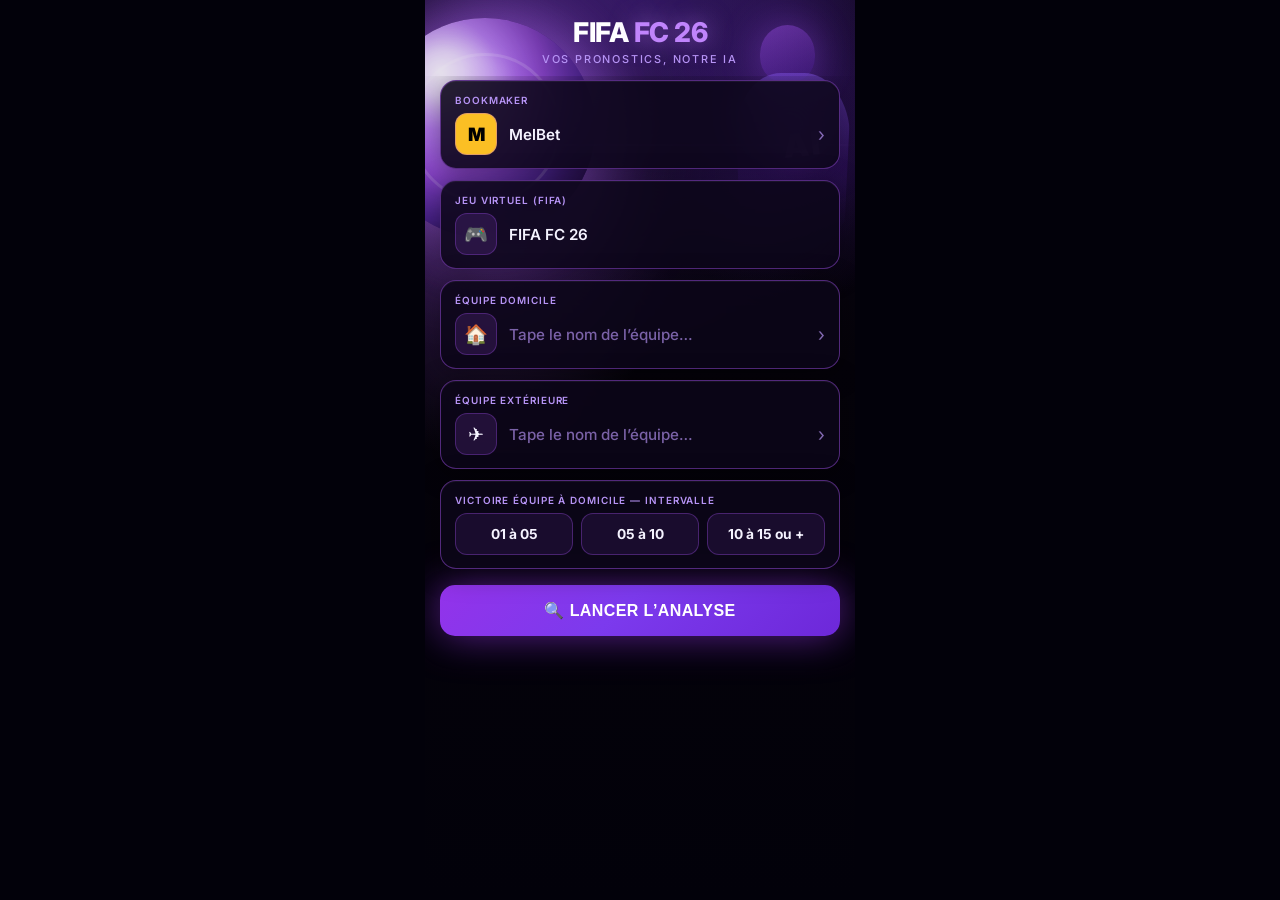
<file: fifa26.html>
<!DOCTYPE html>
<html lang="fr">
<head>
  <meta charset="UTF-8" />
  <meta name="viewport" content="width=device-width, initial-scale=1.0, maximum-scale=1.0, user-scalable=no, viewport-fit=cover" />
  <title>FIFA FC 26 — MelBet</title>
  <link rel="preconnect" href="https://fonts.googleapis.com">
  <link href="https://fonts.googleapis.com/css2?family=Inter:wght@400;500;600;700;800&display=swap" rel="stylesheet">
  <style>
    :root {
      --bg: #05030a;
      --card: rgba(12, 6, 24, 0.88);
      --card-border: rgba(168, 85, 247, 0.45);
      --purple: #a855f7;
      --purple-bright: #c084fc;
      --text: #f5f3ff;
      --text-muted: #b794f6;
      --success: #22c55e;
    }
    * { margin: 0; padding: 0; box-sizing: border-box; -webkit-tap-highlight-color: transparent; }
    body {
      font-family: 'Inter', system-ui, -apple-system, sans-serif;
      background: #02010a;
      color: var(--text);
      min-height: 100dvh;
      display: flex;
      justify-content: center;
      overflow-x: hidden;
    }
    .app {
      width: 100%;
      max-width: 430px;
      min-height: 100dvh;
      position: relative;
      display: flex;
      flex-direction: column;
      background: #05030a;
      overflow: hidden;
    }

    /* ========== BACKGROUND (même que maquette) ========== */
    .bg { position: absolute; inset: 0; z-index: 0; pointer-events: none; overflow: hidden; }
    .bg-stadium {
      position: absolute; inset: 0;
      background:
        radial-gradient(ellipse 130% 90% at 50% -10%, rgba(124, 58, 237, 0.42) 0%, transparent 55%),
        radial-gradient(ellipse 90% 55% at 15% 25%, rgba(168, 85, 247, 0.32) 0%, transparent 48%),
        radial-gradient(ellipse 80% 45% at 85% 15%, rgba(91, 33, 182, 0.35) 0%, transparent 42%),
        linear-gradient(180deg, #0b0516 0%, #05030a 40%, #02010a 100%);
    }
    .bg-ball {
      position: absolute; top: 2%; left: -50px; width: 220px; height: 220px; border-radius: 50%;
      background: radial-gradient(circle at 30% 25%, #faf5ff 0%, #e9d5ff 10%, #c084fc 25%, #a855f7 45%, #7c3aed 65%, #4c1d95 82%, #2e1065 100%);
      box-shadow: 0 0 120px rgba(168, 85, 247, 0.7), 0 0 60px rgba(192, 132, 252, 0.5), inset -35px -35px 70px rgba(0,0,0,0.55);
      opacity: 0.9;
    }
    .bg-ball::before { content: ''; position: absolute; inset: 16%; border-radius: 50%; border: 3px solid rgba(255,255,255,0.15); }
    .bg-ball::after { content: ''; position: absolute; top: 13%; left: 16%; width: 44%; height: 27%; border-radius: 50%; background: rgba(255,255,255,0.22); filter: blur(8px); }
    .bg-ai-figure { position: absolute; top: -5px; right: -20px; width: 200px; height: 300px; opacity: 0.8; }
    .ai-head { position: absolute; top: 30px; right: 60px; width: 55px; height: 58px; background: linear-gradient(160deg, rgba(168,85,247,0.6), rgba(91,33,182,0.4)); border-radius: 50% 50% 45% 45%; box-shadow: 0 0 40px rgba(168,85,247,0.5); }
    .ai-body { position: absolute; top: 78px; right: 25px; width: 115px; height: 160px; background: linear-gradient(180deg, rgba(139,92,246,0.55) 0%, rgba(76,29,149,0.3) 55%, transparent 100%); border-radius: 40% 40% 20% 20%; clip-path: polygon(15% 0%, 85% 0%, 100% 25%, 95% 100%, 5% 100%, 0% 25%); }
    .ai-label { position: absolute; top: 130px; right: 52px; font-size: 2rem; font-weight: 900; color: rgba(192, 132, 252, 0.65); letter-spacing: 3px; transform: rotate(-6deg); text-shadow: 0 0 30px rgba(168, 85, 247, 0.8); }
    .bg-glow-line { position: absolute; top: 16%; left: 0; right: 0; height: 2px; background: linear-gradient(90deg, transparent, rgba(168,85,247,0.5), transparent); }

    /* HEADER */
    header { position: relative; z-index: 20; padding: 16px 18px 10px; text-align: center; }
    .logo { font-size: 1.7rem; font-weight: 800; letter-spacing: -0.5px; }
    .logo .ia { color: #fff; }
    .logo .pronostic { color: var(--purple-bright); text-shadow: 0 0 24px rgba(192,132,252,0.65); }
    .subtitle { font-size: 0.68rem; letter-spacing: 1.8px; color: var(--text-muted); margin-top: 3px; font-weight: 500; text-transform: uppercase; }

    main { flex: 1; position: relative; z-index: 10; padding: 4px 15px 28px; overflow-y: auto; }
    .page { display: none; animation: fadeIn 0.3s ease; }
    .page.active { display: block; }
    @keyframes fadeIn { from { opacity: 0; transform: translateY(8px); } to { opacity: 1; transform: translateY(0); } }

    /* CARDS HOME */
    .card {
      background: var(--card); border: 1px solid var(--card-border); border-radius: 16px;
      padding: 13px 14px; margin-bottom: 11px; backdrop-filter: blur(22px);
      box-shadow: 0 4px 28px rgba(0,0,0,0.4), inset 0 1px 0 rgba(255,255,255,0.05);
    }
    .card-label { font-size: 0.62rem; font-weight: 600; letter-spacing: 0.9px; color: var(--text-muted); text-transform: uppercase; margin-bottom: 7px; }
    .card-row { display: flex; align-items: center; gap: 12px; }
    .card-icon {
      width: 42px; height: 42px; border-radius: 12px; display: flex; align-items: center; justify-content: center;
      font-size: 1.2rem; background: rgba(168, 85, 247, 0.15); border: 1px solid rgba(168, 85, 247, 0.3); flex-shrink: 0; overflow: hidden;
    }
    .card-icon img { width: 72%; height: 72%; object-fit: contain; }
    select, input[type="time"] {
      width: 100%; background: transparent; border: none; color: var(--text); font-family: inherit;
      font-size: 0.95rem; font-weight: 600; outline: none; appearance: none; cursor: pointer;
    }
    select option { background: #1a1028; color: #fff; }
    .card-arrow { color: var(--text-muted); font-size: 1.15rem; opacity: 0.7; }

    .btn-primary {
      width: 100%; margin-top: 16px; padding: 16px; border: none; border-radius: 15px;
      background: linear-gradient(135deg, #9333ea 0%, #7c3aed 45%, #6d28d9 100%);
      color: white; font-size: 1rem; font-weight: 700; letter-spacing: 0.4px; cursor: pointer;
      display: flex; align-items: center; justify-content: center; gap: 10px;
      box-shadow: 0 0 40px rgba(147, 51, 234, 0.6), 0 8px 24px rgba(0,0,0,0.35);
      transition: transform 0.15s;
    }
    .btn-primary:active { transform: scale(0.97); }

    /* ========== ANALYSE ========== */
    .analysis-wrap { display: flex; flex-direction: column; align-items: center; padding: 18px 6px 10px; }
    .analysis-title { font-size: 1.25rem; font-weight: 700; color: var(--purple-bright); margin-bottom: 4px; text-shadow: 0 0 20px rgba(192,132,252,0.4); }
    .analysis-sub { font-size: 0.8rem; color: var(--text-muted); margin-bottom: 24px; }
    .progress-ring { position: relative; width: 176px; height: 176px; margin-bottom: 24px; }
    .progress-ring svg { transform: rotate(-90deg); width: 176px; height: 176px; }
    .progress-ring circle { fill: none; stroke-width: 10; stroke-linecap: round; }
    .progress-bg { stroke: rgba(168, 85, 247, 0.12); }
    .progress-bar { stroke: url(#grad); stroke-dasharray: 490; stroke-dashoffset: 490; transition: stroke-dashoffset 0.3s ease; filter: drop-shadow(0 0 12px rgba(168, 85, 247, 0.8)); }
    .progress-value { position: absolute; inset: 0; display: flex; flex-direction: column; align-items: center; justify-content: center; font-size: 2.4rem; font-weight: 800; color: var(--purple-bright); text-shadow: 0 0 28px rgba(168, 85, 247, 0.75); }
    .progress-value small { font-size: 0.7rem; font-weight: 500; color: var(--text-muted); letter-spacing: 1px; }
    .steps { width: 100%; max-width: 320px; background: rgba(12, 6, 24, 0.7); border: 1px solid rgba(168, 85, 247, 0.25); border-radius: 16px; padding: 6px 14px; }
    .step { display: flex; align-items: center; gap: 12px; padding: 10px 0; font-size: 0.88rem; color: var(--text-muted); border-bottom: 1px solid rgba(168, 85, 247, 0.08); }
    .step:last-child { border-bottom: none; }
    .step.done { color: var(--text); }
    .step.done .step-icon { color: var(--success); }
    .step.active { color: var(--purple-bright); }
    .step-icon { width: 22px; text-align: center; font-size: 1rem; }
    .step-spinner { width: 15px; height: 15px; border: 2px solid rgba(168, 85, 247, 0.3); border-top-color: var(--purple-bright); border-radius: 50%; animation: spin 0.6s linear infinite; display: inline-block; }
    @keyframes spin { to { transform: rotate(360deg); } }
    .ai-note { margin-top: 20px; padding: 13px 15px; background: rgba(168, 85, 247, 0.1); border: 1px solid rgba(168, 85, 247, 0.25); border-radius: 14px; font-size: 0.8rem; color: var(--text-muted); text-align: center; line-height: 1.45; display: flex; align-items: flex-start; gap: 10px; }
    .ai-note span { font-size: 1.25rem; }

    /* ========== PAGE RÉSULTAT (fidèle maquette) ========== */
    .res-header {
      display: flex;
      align-items: center;
      justify-content: space-between;
      margin-bottom: 14px;
      padding: 0 2px;
    }
    .res-header-left {
      display: flex;
      align-items: center;
      gap: 10px;
    }
    .res-bot {
      width: 36px;
      height: 36px;
      background: linear-gradient(135deg, #a855f7, #7c3aed);
      border-radius: 10px;
      display: flex;
      align-items: center;
      justify-content: center;
      font-size: 1.15rem;
      box-shadow: 0 0 18px rgba(168,85,247,0.5);
    }
    .res-header-title {
      font-weight: 700;
      font-size: 0.95rem;
      line-height: 1.2;
    }
    .res-header-sub {
      font-size: 0.68rem;
      color: var(--text-muted);
      font-weight: 500;
      margin-top: 1px;
    }
    .res-date {
      font-size: 0.72rem;
      color: var(--text-muted);
      text-align: right;
      line-height: 1.35;
    }

    .match-card {
      background: rgba(12, 6, 24, 0.9);
      border: 1px solid rgba(168, 85, 247, 0.4);
      border-radius: 18px;
      padding: 18px 12px 14px;
      margin-bottom: 12px;
      backdrop-filter: blur(20px);
    }
    .teams-row {
      display: flex;
      align-items: center;
      justify-content: space-between;
      gap: 4px;
    }
    .team-box {
      flex: 1;
      display: flex;
      flex-direction: column;
      align-items: center;
      gap: 6px;
    }
    .team-badge {
      width: 70px;
      height: 70px;
      border-radius: 50%;
      background: rgba(255,255,255,0.05);
      border: 2px solid rgba(168, 85, 247, 0.4);
      display: flex;
      align-items: center;
      justify-content: center;
      box-shadow: 0 0 30px rgba(168, 85, 247, 0.3);
      overflow: hidden;
      padding: 9px;
    }
    .team-badge img { width: 100%; height: 100%; object-fit: contain; }
    .team-badge .fallback { font-size: 1.1rem; font-weight: 800; color: var(--purple-bright); }
    .team-name { font-weight: 600; font-size: 0.88rem; text-align: center; }
    .team-role {
      font-size: 0.58rem;
      color: var(--text-muted);
      text-transform: uppercase;
      letter-spacing: 0.3px;
      background: rgba(168, 85, 247, 0.2);
      padding: 3px 8px;
      border-radius: 20px;
    }
    .vs {
      font-size: 1.45rem;
      font-weight: 800;
      color: var(--purple-bright);
      text-shadow: 0 0 24px rgba(168, 85, 247, 1);
      padding: 0 2px;
    }

    .info-bar {
      display: flex;
      justify-content: space-around;
      margin-top: 14px;
      padding-top: 12px;
      border-top: 1px solid rgba(168, 85, 247, 0.2);
    }
    .info-item {
      display: flex;
      flex-direction: column;
      align-items: center;
      gap: 2px;
      font-size: 0.65rem;
      color: var(--text-muted);
    }
    .info-item strong { color: var(--text); font-weight: 600; font-size: 0.78rem; }
    .info-item .ico { font-size: 0.95rem; margin-bottom: 1px; }

    /* PRONOSTIC CARD (exactement comme maquette) */
    .pronostic-card {
      background: linear-gradient(135deg, rgba(124, 58, 237, 0.35), rgba(88, 28, 135, 0.5));
      border: 1px solid rgba(192, 132, 252, 0.6);
      border-radius: 18px;
      padding: 18px 14px;
      text-align: center;
      position: relative;
      overflow: hidden;
      box-shadow: 0 0 50px rgba(147, 51, 234, 0.4);
      margin-bottom: 14px;
    }
    .pronostic-card::before {
      content: '';
      position: absolute;
      top: -50%;
      left: -50%;
      width: 200%;
      height: 200%;
      background: radial-gradient(circle, rgba(192, 132, 252, 0.2) 0%, transparent 55%);
      animation: pulse 3s ease-in-out infinite;
    }
    @keyframes pulse { 0%, 100% { opacity: 0.5; transform: scale(1); } 50% { opacity: 1; transform: scale(1.1); } }
    .pronostic-label {
      font-size: 0.7rem;
      letter-spacing: 1.8px;
      color: var(--text-muted);
      font-weight: 600;
      margin-bottom: 6px;
      position: relative;
    }
    .pronostic-value {
      font-size: 1.55rem;
      font-weight: 800;
      color: #fff;
      text-shadow: 0 0 32px rgba(192, 132, 252, 0.95);
      position: relative;
      letter-spacing: 0.4px;
    }
    .pronostic-sub {
      margin-top: 7px;
      font-size: 0.76rem;
      color: var(--text-muted);
      position: relative;
    }

    .features {
      display: flex;
      gap: 8px;
      margin-bottom: 6px;
    }
    .feature {
      flex: 1;
      text-align: center;
      padding: 12px 4px;
      background: rgba(12, 6, 24, 0.75);
      border-radius: 12px;
      border: 1px solid rgba(168, 85, 247, 0.22);
    }
    .feature-icon { font-size: 1.2rem; margin-bottom: 3px; }
    .feature-text { font-size: 0.62rem; color: var(--text-muted); line-height: 1.3; font-weight: 500; }

    .btn-retour {
      width: 100%;
      margin-top: 14px;
      padding: 14px;
      border: none;
      border-radius: 14px;
      background: linear-gradient(135deg, #7c3aed, #6d28d9);
      color: white;
      font-size: 0.95rem;
      font-weight: 600;
      cursor: pointer;
      display: flex;
      align-items: center;
      justify-content: center;
      gap: 8px;
      box-shadow: 0 0 25px rgba(124, 58, 237, 0.4);
    }

    .footer-brand {
      display: flex;
      justify-content: space-between;
      align-items: center;
      margin-top: 16px;
      padding: 0 4px;
      font-size: 0.62rem;
      color: rgba(167, 139, 250, 0.55);
    }
    .footer-brand .left { display: flex; align-items: center; gap: 5px; }

    /* ========== RECHERCHE D'ÉQUIPE (suggestions) ========== */
    .search-card { position: relative; }
    input.team-search {
      width: 100%; background: transparent; border: none; color: var(--text); font-family: inherit;
      font-size: 0.95rem; font-weight: 600; outline: none; cursor: text;
    }
    input.team-search::placeholder { color: var(--text-muted); opacity: 0.65; font-weight: 500; }
    .suggestions {
      position: static; margin-top: 10px;
      background: rgba(21, 11, 40, 0.85); border: 1px solid var(--card-border); border-radius: 14px;
      overflow: hidden; display: none;
      max-height: 302px; overflow-y: auto;
    }
    .suggestions.open { display: block; }
    .sugg {
      display: flex; align-items: center; gap: 11px; padding: 9px 12px; cursor: pointer;
      border-bottom: 1px solid rgba(168, 85, 247, 0.1);
    }
    .sugg:last-child { border-bottom: none; }
    .sugg:hover, .sugg.active { background: rgba(168, 85, 247, 0.18); }
    .sugg img { width: 27px; height: 27px; object-fit: contain; flex-shrink: 0; }
    .sugg .sugg-fallback {
      width: 27px; height: 27px; border-radius: 50%; flex-shrink: 0;
      background: rgba(168, 85, 247, 0.25); color: var(--purple-bright);
      display: flex; align-items: center; justify-content: center; font-size: 0.6rem; font-weight: 800;
    }
    .sugg .sugg-name { font-size: 0.9rem; font-weight: 600; color: var(--text); }
    .sugg-none { padding: 13px; text-align: center; font-size: 0.82rem; color: var(--text-muted); }

    /* ========== INTERVALLE DOMICILE ========== */
    .interval-row { display: flex; gap: 8px; }
    .interval-chip {
      flex: 1; padding: 12px 4px; border-radius: 12px; cursor: pointer; text-align: center;
      background: rgba(168, 85, 247, 0.1); border: 1px solid rgba(168, 85, 247, 0.32);
      color: var(--text); font-family: inherit; font-size: 0.86rem; font-weight: 700;
      transition: all 0.15s;
    }
    .interval-chip.on {
      background: linear-gradient(135deg, #9333ea, #6d28d9); border-color: rgba(192, 132, 252, 0.7);
      box-shadow: 0 0 20px rgba(147, 51, 234, 0.5); color: #fff;
    }

    /* ========== NOTE TIRAGE (résultat) ========== */
    .random-note {
      margin: 2px 0 14px; padding: 11px 13px; text-align: center;
      background: rgba(12, 6, 24, 0.7); border: 1px dashed rgba(168, 85, 247, 0.35);
      border-radius: 12px; font-size: 0.74rem; line-height: 1.5; color: var(--text-muted);
    }
  </style>
</head>
<body>
  <div class="app">
    <div class="bg">
      <div class="bg-stadium"></div>
      <div class="bg-ball"></div>
      <div class="bg-ai-figure">
        <div class="ai-head"></div>
        <div class="ai-body"></div>
        <div class="ai-label">AI</div>
      </div>
      <div class="bg-glow-line"></div>
    </div>

    <header>
      <div class="logo"><span class="ia">FIFA</span> <span class="pronostic">FC 26</span></div>
      <div class="subtitle">Vos pronostics, notre IA</div>
    </header>

    <main>
      <!-- ACCUEIL -->
      <section id="page-home" class="page active">
        <div class="card">
          <div class="card-label">Bookmaker</div>
          <div class="card-row">
            <div class="card-icon" style="background:#fbbf24;color:#000;font-weight:900;font-size:1.15rem;">M</div>
            <select id="bookmaker">
              <option value="MelBet">MelBet</option>
            </select>
            <div class="card-arrow">›</div>
          </div>
        </div>
        <div class="card">
          <div class="card-label">Jeu virtuel (FIFA)</div>
          <div class="card-row">
            <div class="card-icon">🎮</div>
            <div style="width:100%;font-size:0.95rem;font-weight:600;">FIFA FC 26</div>
          </div>
        </div>
        <div class="card search-card">
          <div class="card-label">Équipe domicile</div>
          <div class="card-row">
            <div class="card-icon" id="home-icon-wrap">🏠</div>
            <input type="text" id="home-team" class="team-search" placeholder="Tape le nom de l’équipe…" autocomplete="off">
            <div class="card-arrow">›</div>
          </div>
          <div class="suggestions" id="home-suggestions"></div>
        </div>
        <div class="card search-card">
          <div class="card-label">Équipe extérieure</div>
          <div class="card-row">
            <div class="card-icon" id="away-icon-wrap">✈️</div>
            <input type="text" id="away-team" class="team-search" placeholder="Tape le nom de l’équipe…" autocomplete="off">
            <div class="card-arrow">›</div>
          </div>
          <div class="suggestions" id="away-suggestions"></div>
        </div>
        <div class="card">
          <div class="card-label">Victoire équipe à domicile — Intervalle</div>
          <div class="interval-row" id="interval-row">
            <button type="button" class="interval-chip" data-val="01 à 05">01 à 05</button>
            <button type="button" class="interval-chip" data-val="05 à 10">05 à 10</button>
            <button type="button" class="interval-chip" data-val="10 à 15 ou plus">10 à 15 ou +</button>
          </div>
        </div>
        <button class="btn-primary" onclick="startAnalysis()">🔍 LANCER L’ANALYSE</button>
      </section>

      <!-- ANALYSE -->
      <section id="page-analysis" class="page">
        <div class="analysis-wrap">
          <div class="analysis-title">Analyse IA en cours…</div>
          <div class="analysis-sub">L’IA scanne le profil du FIFA et des équipes</div>
          <div class="progress-ring">
            <svg viewBox="0 0 176 176">
              <defs>
                <linearGradient id="grad" x1="0%" y1="0%" x2="100%" y2="0%">
                  <stop offset="0%" stop-color="#e9d5ff" />
                  <stop offset="40%" stop-color="#c084fc" />
                  <stop offset="100%" stop-color="#7c3aed" />
                </linearGradient>
              </defs>
              <circle class="progress-bg" cx="88" cy="88" r="78" />
              <circle class="progress-bar" id="progress-circle" cx="88" cy="88" r="78" />
            </svg>
            <div class="progress-value"><span id="progress-text">0%</span><small>TRAITEMENT</small></div>
          </div>
          <div class="steps" id="steps-list">
            <div class="step" data-step="0"><div class="step-icon">○</div><span>Analyse du FIFA sélectionné</span></div>
            <div class="step" data-step="1"><div class="step-icon">○</div><span>Analyse du profil de buts</span></div>
            <div class="step" data-step="2"><div class="step-icon">○</div><span>Comparaison des équipes</span></div>
            <div class="step" data-step="3"><div class="step-icon">○</div><span>Sélection du marché</span></div>
            <div class="step" data-step="4"><div class="step-icon">○</div><span>Génération du pronostic…</span></div>
          </div>
          <div class="ai-note"><span>🧠</span><div>Un seul pronostic est généré pour ce match : TOTAL PAIR OUI ou TOTAL PAIR NON.</div></div>
        </div>
      </section>

      <!-- RÉSULTAT (disposition + couleurs maquette) -->
      <section id="page-result" class="page">
        <div class="res-header">
          <div class="res-header-left">
            <div class="res-bot">🤖</div>
            <div>
              <div class="res-header-title">RÉSULTAT DE L’ANALYSE</div>
              <div class="res-header-sub">Analyse terminée avec succès</div>
            </div>
          </div>
          <div class="res-date" id="result-date"></div>
        </div>

        <div class="match-card">
          <div class="teams-row">
            <div class="team-box">
              <div class="team-badge" id="res-home-logo"></div>
              <div class="team-name" id="res-home-name">—</div>
              <div class="team-role">Équipe domicile</div>
            </div>
            <div class="vs">VS</div>
            <div class="team-box">
              <div class="team-badge" id="res-away-logo"></div>
              <div class="team-name" id="res-away-name">—</div>
              <div class="team-role">Équipe extérieure</div>
            </div>
          </div>
          <div class="info-bar">
            <div class="info-item"><div class="ico">🎰</div><span>Bookmaker</span><strong id="res-bookmaker">MelBet</strong></div>
            <div class="info-item"><div class="ico">🎮</div><span>Jeu virtuel</span><strong id="res-game">—</strong></div>
            <div class="info-item"><div class="ico">🏠</div><span>Intervalle domicile</span><strong id="res-interval">—</strong></div>
          </div>
        </div>

        <div class="pronostic-card">
          <div class="pronostic-label">🔥 PRONOSTIC</div>
          <div class="pronostic-value" id="res-pronostic">PLUS DE 2.5 BUTS</div>
          <div class="pronostic-sub" id="res-sub">Match à fort potentiel offensif</div>
        </div>

        <div class="random-note">🎲 Pronostic tiré au hasard entre TOTAL PAIR OUI et TOTAL PAIR NON (50/50). Les matchs virtuels sont générés aléatoirement : aucun résultat n’est garanti.</div>

        <div class="features">
          <div class="feature"><div class="feature-icon">🎯</div><div class="feature-text">Pronostic<br>unique</div></div>
          <div class="feature"><div class="feature-icon">🎲</div><div class="feature-text">Tirage<br>aléatoire</div></div>
          <div class="feature"><div class="feature-icon">⚡</div><div class="feature-text">Analyse<br>rapide</div></div>
        </div>

        <button class="btn-retour" onclick="goHome()">← Retour</button>

        <div class="footer-brand">
          <div class="left">👑 FIFA FC 26 · Vos pronostics, notre IA</div>
          <div>📊 Des données aux victoires</div>
        </div>
      </section>
    </main>
  </div>

  <script>
    /* ===== FIFA FC 26 uniquement — équipes relevées sur MelBet, logos réels vérifiés ===== */
    const API = "https://media.api-sports.io/football/teams/";
    const FLAG = "https://flagcdn.com/w160/";
    const TEAMS = [
      {nom:"Atlético Madrid", short:"ATM", logo:"https://media.api-sports.io/football/teams/530.png"},
      {nom:"FC Porto", short:"POR", logo:"https://media.api-sports.io/football/teams/212.png"},
      {nom:"Bayer Leverkusen", short:"LEV", logo:"https://media.api-sports.io/football/teams/168.png"},
      {nom:"Olympique Lyonnais", short:"OL", logo:"https://media.api-sports.io/football/teams/80.png", k:"lyon"},
      {nom:"FC Barcelone", short:"BAR", logo:"https://media.api-sports.io/football/teams/529.png", k:"barca barcelona"},
      {nom:"Roma", short:"ROM", logo:"https://media.api-sports.io/football/teams/497.png"},
      {nom:"Chelsea", short:"CHE", logo:"https://media.api-sports.io/football/teams/49.png"},
      {nom:"Borussia Dortmund", short:"BVB", logo:"https://media.api-sports.io/football/teams/165.png"},
      {nom:"Brighton", short:"BHA", logo:"https://media.api-sports.io/football/teams/51.png"},
      {nom:"Nottingham Forest", short:"NFO", logo:"https://media.api-sports.io/football/teams/65.png"},
      {nom:"Manchester United", short:"MUN", logo:"https://media.api-sports.io/football/teams/33.png", k:"man utd"},
      {nom:"Manchester City", short:"MCI", logo:"https://media.api-sports.io/football/teams/50.png", k:"man city"},
      {nom:"Newcastle United", short:"NEW", logo:"https://media.api-sports.io/football/teams/34.png"},
      {nom:"Tottenham Hotspur", short:"TOT", logo:"https://media.api-sports.io/football/teams/47.png", k:"spurs"},
      {nom:"Burnley", short:"BUR", logo:"https://media.api-sports.io/football/teams/44.png"},
      {nom:"Bayern Munich", short:"BAY", logo:"https://media.api-sports.io/football/teams/157.png"},
      {nom:"Sporting Portugal", short:"SCP", logo:"https://media.api-sports.io/football/teams/228.png"},
      {nom:"Bergamo Calcio", short:"BER", logo:"https://media.api-sports.io/football/teams/499.png", k:"atalanta"},
      {nom:"Lombardia", short:"LOM", logo:"https://media.api-sports.io/football/teams/505.png", k:"inter milan"},
      {nom:"Galatasaray", short:"GAL", logo:"https://media.api-sports.io/football/teams/645.png"},
      {nom:"Olympiacos", short:"OLY", logo:"https://media.api-sports.io/football/teams/553.png"},
      {nom:"Eintracht Francfort", short:"SGE", logo:"https://media.api-sports.io/football/teams/169.png", k:"frankfurt"},
      {nom:"Fribourg", short:"SCF", logo:"https://media.api-sports.io/football/teams/160.png", k:"freiburg"},
      {nom:"Hambourg", short:"HSV", logo:"https://media.api-sports.io/football/teams/175.png"},
      {nom:"St. Pauli", short:"STP", logo:"https://media.api-sports.io/football/teams/186.png"},
      {nom:"Leipzig", short:"RBL", logo:"https://media.api-sports.io/football/teams/173.png"},
      {nom:"Heidenheim", short:"HEI", logo:"https://media.api-sports.io/football/teams/180.png"},
      {nom:"Stuttgart", short:"VFB", logo:"https://media.api-sports.io/football/teams/172.png"},
      {nom:"Wolfsburg", short:"WOB", logo:"https://media.api-sports.io/football/teams/161.png"},
      {nom:"Werder Brême", short:"SVW", logo:"https://media.api-sports.io/football/teams/162.png", k:"bremen"},
      {nom:"Athletic Bilbao", short:"ATH", logo:"https://media.api-sports.io/football/teams/531.png"},
      {nom:"Real Madrid", short:"RMA", logo:"https://media.api-sports.io/football/teams/541.png"},
      {nom:"Gérone", short:"GIR", logo:"https://media.api-sports.io/football/teams/547.png", k:"girona"},
      {nom:"Levante", short:"LUD", logo:"https://media.api-sports.io/football/teams/539.png"},
      {nom:"Celta Vigo", short:"CEL", logo:"https://media.api-sports.io/football/teams/538.png"},
      {nom:"Alavés", short:"ALA", logo:"https://media.api-sports.io/football/teams/542.png"},
      {nom:"Getafe", short:"GET", logo:"https://media.api-sports.io/football/teams/546.png"},
      {nom:"Séville", short:"SEV", logo:"https://media.api-sports.io/football/teams/536.png", k:"sevilla"},
      {nom:"Valence", short:"VAL", logo:"https://media.api-sports.io/football/teams/532.png", k:"valencia"},
      {nom:"Real Sociedad", short:"RSO", logo:"https://media.api-sports.io/football/teams/548.png"},
      {nom:"Lecce", short:"LEC", logo:"https://media.api-sports.io/football/teams/867.png"},
      {nom:"Cagliari", short:"CAG", logo:"https://media.api-sports.io/football/teams/490.png"},
      {nom:"Juventus", short:"JUV", logo:"https://media.api-sports.io/football/teams/496.png", k:"juve"},
      {nom:"Pise", short:"PIS", logo:null},
      {nom:"Sassuolo", short:"SAS", logo:"https://media.api-sports.io/football/teams/488.png"},
      {nom:"Fiorentina", short:"FIO", logo:"https://media.api-sports.io/football/teams/502.png"},
      {nom:"Hellas Vérone", short:"VER", logo:"https://media.api-sports.io/football/teams/504.png", k:"verona"},
      {nom:"Paris Saint-Germain", short:"PSG", logo:"https://media.api-sports.io/football/teams/85.png", k:"psg paris"},
      {nom:"Liverpool", short:"LIV", logo:"https://media.api-sports.io/football/teams/40.png"},
      {nom:"Angleterre", short:"ENG", logo:"https://flagcdn.com/w160/gb-eng.png", k:"england"},
      {nom:"Ghana", short:"GHA", logo:"https://flagcdn.com/w160/gh.png"},
      {nom:"Argentine", short:"ARG", logo:"https://flagcdn.com/w160/ar.png"},
      {nom:"Portugal", short:"POR", logo:"https://flagcdn.com/w160/pt.png"},
      {nom:"Italie", short:"ITA", logo:"https://flagcdn.com/w160/it.png"},
      {nom:"États-Unis", short:"USA", logo:"https://flagcdn.com/w160/us.png", k:"usa"},
      {nom:"Norvège", short:"NOR", logo:"https://flagcdn.com/w160/no.png"}
    ];
    const GAME = { nom: "FC 26", equipes: TEAMS };

    /* ===== Pronostics : tirage aléatoire entre TOTAL PAIR OUI / NON ===== */
    const PRONOSTICS = [
      { text: "TOTAL PAIR OUI", sub: "Marché : total de buts pair — Oui" },
      { text: "TOTAL PAIR NON", sub: "Marché : total de buts pair — Non" }
    ];

    let selectedHome = null;
    let selectedAway = null;
    let selectedInterval = null;

    function getCurrentFifa() { return GAME; }

    function normStr(s) { return (s || "").toLowerCase().normalize("NFD").replace(/[\u0300-\u036f]/g, ""); }

    function setIcon(side, team) {
      const wrap = document.getElementById(side + '-icon-wrap');
      const def = side === 'home' ? '🏠' : '✈️';
      wrap.innerHTML = team && team.logo
        ? `<img src="${team.logo}" alt="${team.nom}" onerror="this.parentElement.innerHTML='${def}'">`
        : def;
    }

    /* ===== Recherche intelligente : suggestions DANS la même carte ===== */
    function setupSearch(side) {
      const input = document.getElementById(side + '-team');
      const box = document.getElementById(side + '-suggestions');
      let results = [];
      let active = -1;

      function close() { box.classList.remove('open'); box.innerHTML = ''; results = []; active = -1; }

      function render() {
        const q = normStr(input.value).trim();
        if (!q) { close(); return; }
        results = getCurrentFifa().equipes.filter(t =>
          normStr(t.nom).includes(q) || (t.k && normStr(t.k).includes(q))
        ).slice(0, 8);
        active = results.length ? 0 : -1;
        if (!results.length) {
          box.innerHTML = '<div class="sugg-none">Aucune équipe FC 26 trouvée</div>';
        } else {
          box.innerHTML = results.map((t, i) =>
            `<div class="sugg${i === active ? ' active' : ''}" data-i="${i}">` +
            (t.logo ? `<img src="${t.logo}" alt="" onerror="this.outerHTML='<span class=\\'sugg-fallback\\'>${t.short}</span>'">` : `<span class="sugg-fallback">${t.short}</span>`) +
            `<span class="sugg-name">${t.nom}</span></div>`
          ).join('');
          box.querySelectorAll('.sugg').forEach(el => {
            el.addEventListener('mousedown', e => {
              e.preventDefault();
              pick(results[parseInt(el.dataset.i, 10)]);
            });
          });
        }
        box.classList.add('open');
      }

      function pick(team) {
        if (!team) return;
        const otherSel = side === 'home' ? selectedAway : selectedHome;
        if (otherSel && otherSel.nom === team.nom) {
          alert('Choisis deux équipes différentes 🔥');
          return;
        }
        if (side === 'home') selectedHome = team; else selectedAway = team;
        input.value = team.nom;
        setIcon(side, team);
        close();
      }

      input.addEventListener('input', () => {
        if (side === 'home') selectedHome = null; else selectedAway = null;
        setIcon(side, null);
        render();
      });
      input.addEventListener('focus', render);
      input.addEventListener('blur', () => setTimeout(close, 130));
      input.addEventListener('keydown', e => {
        if (e.key === 'ArrowDown' || e.key === 'ArrowUp') {
          e.preventDefault();
          if (!results.length) return;
          active = e.key === 'ArrowDown' ? Math.min(active + 1, results.length - 1) : Math.max(active - 1, 0);
          box.querySelectorAll('.sugg').forEach((el, i) => el.classList.toggle('active', i === active));
        } else if (e.key === 'Enter') {
          if (active >= 0 && results[active]) { e.preventDefault(); pick(results[active]); }
        } else if (e.key === 'Escape') { close(); }
      });

      return { input, close };
    }
    const searchHome = setupSearch('home');
    const searchAway = setupSearch('away');

    function updateTeams() {
      selectedHome = null;
      selectedAway = null;
      searchHome.input.value = '';
      searchAway.input.value = '';
      searchHome.close();
      searchAway.close();
      setIcon('home', null);
      setIcon('away', null);
    }

    /* ===== Intervalle domicile ===== */
    document.querySelectorAll('.interval-chip').forEach(chip => {
      chip.addEventListener('click', () => {
        const wasOn = chip.classList.contains('on');
        document.querySelectorAll('.interval-chip').forEach(c => c.classList.remove('on'));
        if (!wasOn) { chip.classList.add('on'); selectedInterval = chip.dataset.val; }
        else { selectedInterval = null; }
      });
    });

    function showPage(id) {
      document.querySelectorAll('.page').forEach(p => p.classList.remove('active'));
      document.getElementById(id).classList.add('active');
    }
    function goHome() { showPage('page-home'); }

    function generatePronostic() {
      return PRONOSTICS[Math.floor(Math.random() * PRONOSTICS.length)];
    }

    let analysisInterval = null;
    function startAnalysis() {
      if (!selectedHome || !selectedAway) {
        alert('Sélectionne les deux équipes dans les suggestions 🔥');
        return;
      }
      if (selectedHome.nom === selectedAway.nom) {
        alert('Choisis deux équipes différentes 🔥');
        return;
      }
      showPage('page-analysis');
      const circle = document.getElementById('progress-circle');
      const text = document.getElementById('progress-text');
      const steps = document.querySelectorAll('.step');
      circle.style.strokeDashoffset = 490;
      text.textContent = '0%';
      steps.forEach(s => {
        s.classList.remove('done', 'active');
        s.querySelector('.step-icon').textContent = '○';
        s.querySelector('.step-icon').style.color = '';
      });

      let progress = 0, currentStep = 0;
      const totalDuration = 4500, intervalTime = 40, increment = 100 / (totalDuration / intervalTime);
      if (analysisInterval) clearInterval(analysisInterval);
      analysisInterval = setInterval(() => {
        progress += increment;
        if (progress > 100) progress = 100;
        circle.style.strokeDashoffset = 490 - (490 * progress / 100);
        text.textContent = Math.floor(progress) + '%';
        const stepThreshold = (currentStep + 1) * 20;
        if (progress >= stepThreshold && currentStep < 5) {
          const stepEl = steps[currentStep];
          stepEl.classList.add('done');
          stepEl.querySelector('.step-icon').textContent = '✓';
          stepEl.querySelector('.step-icon').style.color = 'var(--success)';
          if (currentStep < 4) {
            steps[currentStep + 1].classList.add('active');
            steps[currentStep + 1].querySelector('.step-icon').innerHTML = '<div class="step-spinner"></div>';
          }
          currentStep++;
        }
        if (progress >= 100) {
          clearInterval(analysisInterval);
          setTimeout(showResult, 500);
        }
      }, intervalTime);
    }

    function showResult() {
      const bookmaker = document.getElementById('bookmaker').value;
      const fifa = getCurrentFifa();
      const home = selectedHome;
      const away = selectedAway;
      const p = generatePronostic();

      document.getElementById('res-home-name').textContent = home.nom;
      document.getElementById('res-away-name').textContent = away.nom;

      const homeLogo = document.getElementById('res-home-logo');
      const awayLogo = document.getElementById('res-away-logo');
      homeLogo.innerHTML = home.logo
        ? `<img src="${home.logo}" alt="${home.nom}" onerror="this.parentElement.innerHTML='<span class=\\'fallback\\'>${home.short}</span>'">`
        : `<span class="fallback">${home.short}</span>`;
      awayLogo.innerHTML = away.logo
        ? `<img src="${away.logo}" alt="${away.nom}" onerror="this.parentElement.innerHTML='<span class=\\'fallback\\'>${away.short}</span>'">`
        : `<span class="fallback">${away.short}</span>`;

      document.getElementById('res-bookmaker').textContent = bookmaker;
      document.getElementById('res-game').textContent = fifa.nom;
      document.getElementById('res-interval').textContent = selectedInterval || '—';
      document.getElementById('res-pronostic').textContent = p.text;
      document.getElementById('res-sub').textContent = p.sub;

      const now = new Date();
      document.getElementById('result-date').innerHTML =
        now.toLocaleDateString('fr-FR', { day: '2-digit', month: 'short', year: 'numeric' }) +
        '<br>' + now.toLocaleTimeString('fr-FR', { hour: '2-digit', minute: '2-digit' });

      showPage('page-result');
    }

    updateTeams();

  </script>
</body>
</html>
</file>
<file: styles.css>
/* KEITH Pronos — présentation inspirée des applications de pronostics modernes :
   héros vert profond, cartes blanches, navigation basse fixe. */
:root{
  --green:#17b978; --green-dark:#07271a; --green-mid:#0b3d27;
  --bg:#eef3f0; --card:#ffffff; --ink:#101613; --muted:#68756d;
  --line:#e2e9e4; --won:#12a150; --lost:#e0483e;
  --radius:18px;
}
*{ box-sizing:border-box; margin:0; padding:0; }
html{ -webkit-text-size-adjust:100%; }
body{
  font-family:-apple-system,BlinkMacSystemFont,"Segoe UI",Roboto,Arial,sans-serif;
  background:var(--bg); color:var(--ink);
  max-width:560px; margin:0 auto; padding:0 14px 110px;
}

/* ---------- Barre supérieure ---------- */
.topbar{ display:flex; align-items:center; padding:16px 2px 10px; }
.brand{ display:flex; align-items:center; gap:11px; }
.brand-badge{
  width:42px; height:42px; border-radius:13px; flex:0 0 42px;
  background:linear-gradient(145deg,var(--green-mid),var(--green-dark));
  color:#fff; font-weight:900; font-size:22px;
  display:flex; align-items:center; justify-content:center;
  box-shadow:0 6px 16px rgba(7,39,26,.28);
}
.brand h1{ font-size:19px; font-weight:900; letter-spacing:.4px; }
.brand h1 span{ color:var(--green); }
.brand p{ font-size:11.5px; color:var(--muted); margin-top:1px; }

/* ---------- Héros (Accueil) ---------- */
.hero{
  border-radius:24px; padding:24px 20px 20px; color:#eafaf2; margin-top:6px;
  background:
    radial-gradient(340px 200px at 88% -10%, rgba(23,185,120,.5), transparent 65%),
    linear-gradient(150deg,var(--green-mid),var(--green-dark) 70%);
  box-shadow:0 16px 34px rgba(7,39,26,.30);
}
.hero .kicker{ font-size:11px; font-weight:800; letter-spacing:2.5px; color:#7ee2b8; text-transform:uppercase; }
.hero h2{ font-size:27px; font-weight:900; line-height:1.15; margin:8px 0 6px; }
.hero p{ font-size:13.5px; opacity:.85; line-height:1.45; }
.hero-stats{ display:flex; gap:9px; margin-top:16px; }
.hero-stat{
  flex:1; background:rgba(255,255,255,.09); border:1px solid rgba(255,255,255,.14);
  border-radius:14px; padding:10px 8px; text-align:center;
}
.hero-stat b{ display:block; font-size:16.5px; font-weight:900; color:#fff; }
.hero-stat span{ font-size:10.5px; opacity:.8; line-height:1.25; display:block; margin-top:2px; }
.hero-cta{
  margin-top:16px; width:100%; border:none; cursor:pointer;
  background:var(--green); color:#04160d; font-weight:900; font-size:15.5px;
  padding:14px; border-radius:999px; box-shadow:0 10px 22px rgba(23,185,120,.4);
}
.hero-cta:active{ transform:scale(.99); }

/* ---------- Sections ---------- */
.section-title{
  display:flex; align-items:baseline; justify-content:space-between;
  margin:22px 2px 11px; font-size:16.5px; font-weight:900;
}
.section-title .link{ font-size:12.5px; color:var(--green); font-weight:800; cursor:pointer; background:none; border:none; }

/* ---------- Match à ne pas manquer ---------- */
.focus-card{
  background:var(--card); border-radius:var(--radius); padding:16px;
  box-shadow:0 8px 22px rgba(16,24,20,.08); border:1px solid var(--line);
}
.focus-tag{
  display:inline-block; font-size:10.5px; font-weight:900; letter-spacing:1.6px;
  color:var(--green-dark); background:#d9f5e6; border-radius:999px; padding:5px 10px; text-transform:uppercase;
}
.focus-teams{ display:flex; align-items:center; justify-content:space-between; gap:8px; margin-top:14px; }
.focus-team{ flex:1; display:flex; flex-direction:column; align-items:center; gap:7px; text-align:center; }
.focus-team .team-name{ font-size:13.5px; font-weight:800; line-height:1.25; }
.focus-vs{ text-align:center; }
.focus-vs .vs-time{ font-size:19px; font-weight:900; }
.focus-vs .vs-date{ font-size:11px; color:var(--muted); margin-top:2px; }

/* ---------- Logos équipes ---------- */
.crest{ width:38px; height:38px; object-fit:contain; }
.crest-fallback{
  width:38px; height:38px; border-radius:50%; flex:0 0 38px;
  background:linear-gradient(145deg,#e7efe9,#cfdcd2); color:#33503f;
  font-size:13px; font-weight:900; display:flex; align-items:center; justify-content:center;
}
.focus-team .crest, .focus-team .crest-fallback{ width:52px; height:52px; font-size:17px; }

/* ---------- Cartes match (pronostics) ---------- */
.card{
  background:var(--card); border-radius:var(--radius); padding:14px 14px 12px;
  box-shadow:0 8px 22px rgba(16,24,20,.07); border:1px solid var(--line); margin-bottom:12px;
}
.card-head{ display:flex; align-items:center; justify-content:space-between; margin-bottom:10px; }
.league{ display:flex; align-items:center; gap:7px; font-size:12.5px; font-weight:800; color:#33413a; }
.league img{ width:19px; height:19px; object-fit:contain; }
.league .flag{ font-size:15px; }
.kickoff{ font-size:11.5px; color:var(--muted); font-weight:600; }
.teams{ display:flex; align-items:flex-start; justify-content:space-between; gap:6px; }
.team{ flex:1; display:flex; flex-direction:column; align-items:center; gap:6px; text-align:center; min-width:0; }
.team-name{ font-size:13px; font-weight:700; line-height:1.3; }
.center-col{ flex:0 0 86px; display:flex; flex-direction:column; align-items:center; gap:3px; padding-top:4px; }
.score{ font-size:21px; font-weight:900; letter-spacing:.5px; }
.score-sep{ color:var(--muted); }
.vs{ font-size:16px; font-weight:900; color:#33413a; background:#eef3f0; border-radius:10px; padding:6px 10px; }
.ht{ font-size:11px; color:var(--muted); font-weight:600; }
.live-dot{ font-size:11px; font-weight:800; color:var(--lost); }
.verdict{
  width:24px; height:24px; border-radius:50%; color:#fff; font-size:14px; font-weight:900;
  display:flex; align-items:center; justify-content:center;
}
.verdict.won{ background:var(--won); } .verdict.lost{ background:var(--lost); }
.verdict.unknown{ background:#9aa79e; }
.pick-banner{
  margin-top:11px; border-radius:11px; padding:9px 12px; text-align:center;
  font-size:13.5px; font-weight:900; letter-spacing:.2px;
  background:#eef3f0; color:#33413a; border:1px dashed #c9d6cc;
}
.pick-banner.won{ background:#e2f7ea; color:var(--won); border:1px solid #bfe8cf; }
.pick-banner.lost{ background:#fdecea; color:var(--lost); border:1px solid #f6cfcb; }

/* ---------- Liste de matchs (vue Matchs) ---------- */
.match-group-head{
  display:flex; align-items:center; gap:8px; font-size:13.5px; font-weight:900;
  margin:16px 2px 8px;
}
.match-group-head img{ width:20px; height:20px; object-fit:contain; }
.match-group-head .count{ margin-left:auto; font-size:11.5px; color:var(--muted); font-weight:700; }
.match-rows{ background:var(--card); border:1px solid var(--line); border-radius:var(--radius); overflow:hidden;
  box-shadow:0 8px 22px rgba(16,24,20,.06); }
.mrow{ display:flex; align-items:center; gap:9px; padding:10px 12px; }
.mrow + .mrow{ border-top:1px solid var(--line); }
.mrow .mtime{ flex:0 0 46px; font-size:12px; font-weight:800; color:#33413a; text-align:center; }
.mrow .mtime small{ display:block; font-size:10px; color:var(--muted); font-weight:700; }
.mrow .mteams{ flex:1; min-width:0; display:flex; flex-direction:column; gap:5px; }
.mteam{ display:flex; align-items:center; gap:8px; font-size:13.5px; font-weight:600; }
.mteam .crest, .mteam .crest-fallback{ width:21px; height:21px; font-size:9px; }
.mteam span{ white-space:nowrap; overflow:hidden; text-overflow:ellipsis; }
.mscore{ flex:0 0 30px; text-align:right; font-size:13.5px; font-weight:900; display:flex; flex-direction:column; gap:5px; }
.mscore small{ font-size:10px; color:var(--muted); font-weight:700; }
.mrow .mini-verdict{ flex:0 0 20px; text-align:center; font-weight:900; font-size:14px; }
.mini-verdict.won{ color:var(--won); } .mini-verdict.lost{ color:var(--lost); } .mini-verdict.unknown{ color:#9aa79e; }

/* ---------- Chips (jours, filtres) ---------- */
.chips{ display:flex; gap:8px; overflow-x:auto; padding:4px 2px 10px; scrollbar-width:none; }
.chips::-webkit-scrollbar{ display:none; }
.chip{
  flex:0 0 auto; border:1px solid var(--line); background:var(--card); color:#33413a;
  font-size:13px; font-weight:800; padding:9px 15px; border-radius:999px; cursor:pointer;
}
.chip.active{ background:var(--green-dark); color:#fff; border-color:var(--green-dark); }
.chip small{ display:block; font-size:10px; font-weight:700; opacity:.75; }
.search{
  width:100%; border:1px solid var(--line); background:var(--card); border-radius:13px;
  padding:12px 14px; font-size:14px; margin:2px 0 8px; color:var(--ink);
}
.search:focus{ outline:2px solid var(--green); }

/* ---------- Championnats ---------- */
.leagues-scroll{ display:flex; gap:11px; overflow-x:auto; padding:2px 2px 8px; scrollbar-width:none; }
.leagues-scroll::-webkit-scrollbar{ display:none; }
.league-card{
  flex:0 0 108px; background:var(--card); border:1px solid var(--line); border-radius:16px;
  padding:14px 10px 12px; text-align:center; cursor:pointer;
  box-shadow:0 6px 16px rgba(16,24,20,.06);
}
.league-card .lflag{ font-size:30px; line-height:1.1; }
.league-card img{ width:38px; height:38px; object-fit:contain; }
.league-card b{ display:block; font-size:12.5px; margin-top:7px; line-height:1.25; }
.league-card span{ font-size:11px; color:var(--muted); font-weight:700; }
.leagues-grid{ display:grid; grid-template-columns:1fr 1fr; gap:11px; }
.leagues-grid .league-card{ flex:none; }
.league-card .lrecord{ font-size:11px; font-weight:800; margin-top:5px; }
.lrecord .w{ color:var(--won); } .lrecord .l{ color:var(--lost); }

/* ---------- Bilan ---------- */
.bilan-band{
  background:var(--card); border:1px solid var(--line); border-radius:var(--radius);
  padding:15px 16px; box-shadow:0 8px 22px rgba(16,24,20,.06);
}
.bilan-nums{ display:flex; gap:10px; text-align:center; }
.bilan-nums div{ flex:1; }
.bilan-nums b{ display:block; font-size:21px; font-weight:900; }
.bilan-nums span{ font-size:11px; color:var(--muted); font-weight:700; }
.bilan-note{ font-size:11.5px; color:var(--muted); margin-top:9px; line-height:1.45; }
.day-summary{ display:flex; gap:8px; margin-bottom:12px; }
.day-summary div{
  flex:1; background:var(--card); border:1px solid var(--line); border-radius:13px;
  padding:9px 6px; text-align:center; font-size:11px; color:var(--muted); font-weight:700;
}
.day-summary b{ display:block; font-size:16px; color:var(--ink); }
.day-summary .w b{ color:var(--won); } .day-summary .l b{ color:var(--lost); }

/* ---------- Profil ---------- */
.profil-card{
  background:var(--card); border:1px solid var(--line); border-radius:var(--radius);
  padding:17px; box-shadow:0 8px 22px rgba(16,24,20,.06); margin-bottom:12px;
}
.profil-card h3{ font-size:15.5px; font-weight:900; margin-bottom:8px; }
.profil-card p{ font-size:13.5px; line-height:1.55; color:#33413a; }
.install-btn{
  width:100%; border:none; cursor:pointer; background:var(--green-dark); color:#fff;
  font-weight:900; font-size:15px; padding:14px; border-radius:999px; margin-top:4px;
}

/* ---------- Divers ---------- */
.empty{
  background:var(--card); border:1px dashed #c9d6cc; border-radius:var(--radius);
  padding:26px 18px; text-align:center; color:var(--muted); font-size:13.5px; line-height:1.55;
}
.updated{ text-align:center; font-size:11.5px; color:var(--muted); margin-top:14px; }
.disclaimer{
  text-align:center; font-size:11px; color:var(--muted); line-height:1.55;
  margin-top:16px; padding:0 8px;
}
.ios-hint{
  position:fixed; left:14px; right:14px; bottom:96px; z-index:60;
  background:#101613; color:#fff; border-radius:14px; padding:13px 15px; font-size:13px;
  box-shadow:0 14px 30px rgba(0,0,0,.35);
}
.ios-hint button{ float:right; background:none; border:none; color:#fff; font-size:15px; cursor:pointer; }

/* ---------- Navigation basse ---------- */
.bottom-nav{
  position:fixed; left:50%; transform:translateX(-50%); bottom:12px; z-index:50;
  width:min(560px, calc(100% - 20px));
  background:rgba(10,15,13,.96); border-radius:22px; padding:8px 6px;
  display:flex; box-shadow:0 16px 34px rgba(0,0,0,.35);
}
.nav-btn{
  flex:1; background:none; border:none; cursor:pointer; color:#9fb3a8;
  display:flex; flex-direction:column; align-items:center; gap:3px;
  font-size:10.5px; font-weight:700; padding:6px 2px; border-radius:15px;
}
.nav-btn svg{ width:22px; height:22px; }
.nav-btn.active{ color:#fff; background:rgba(23,185,120,.22); }
.nav-btn.active svg{ color:var(--green); }
</file>
